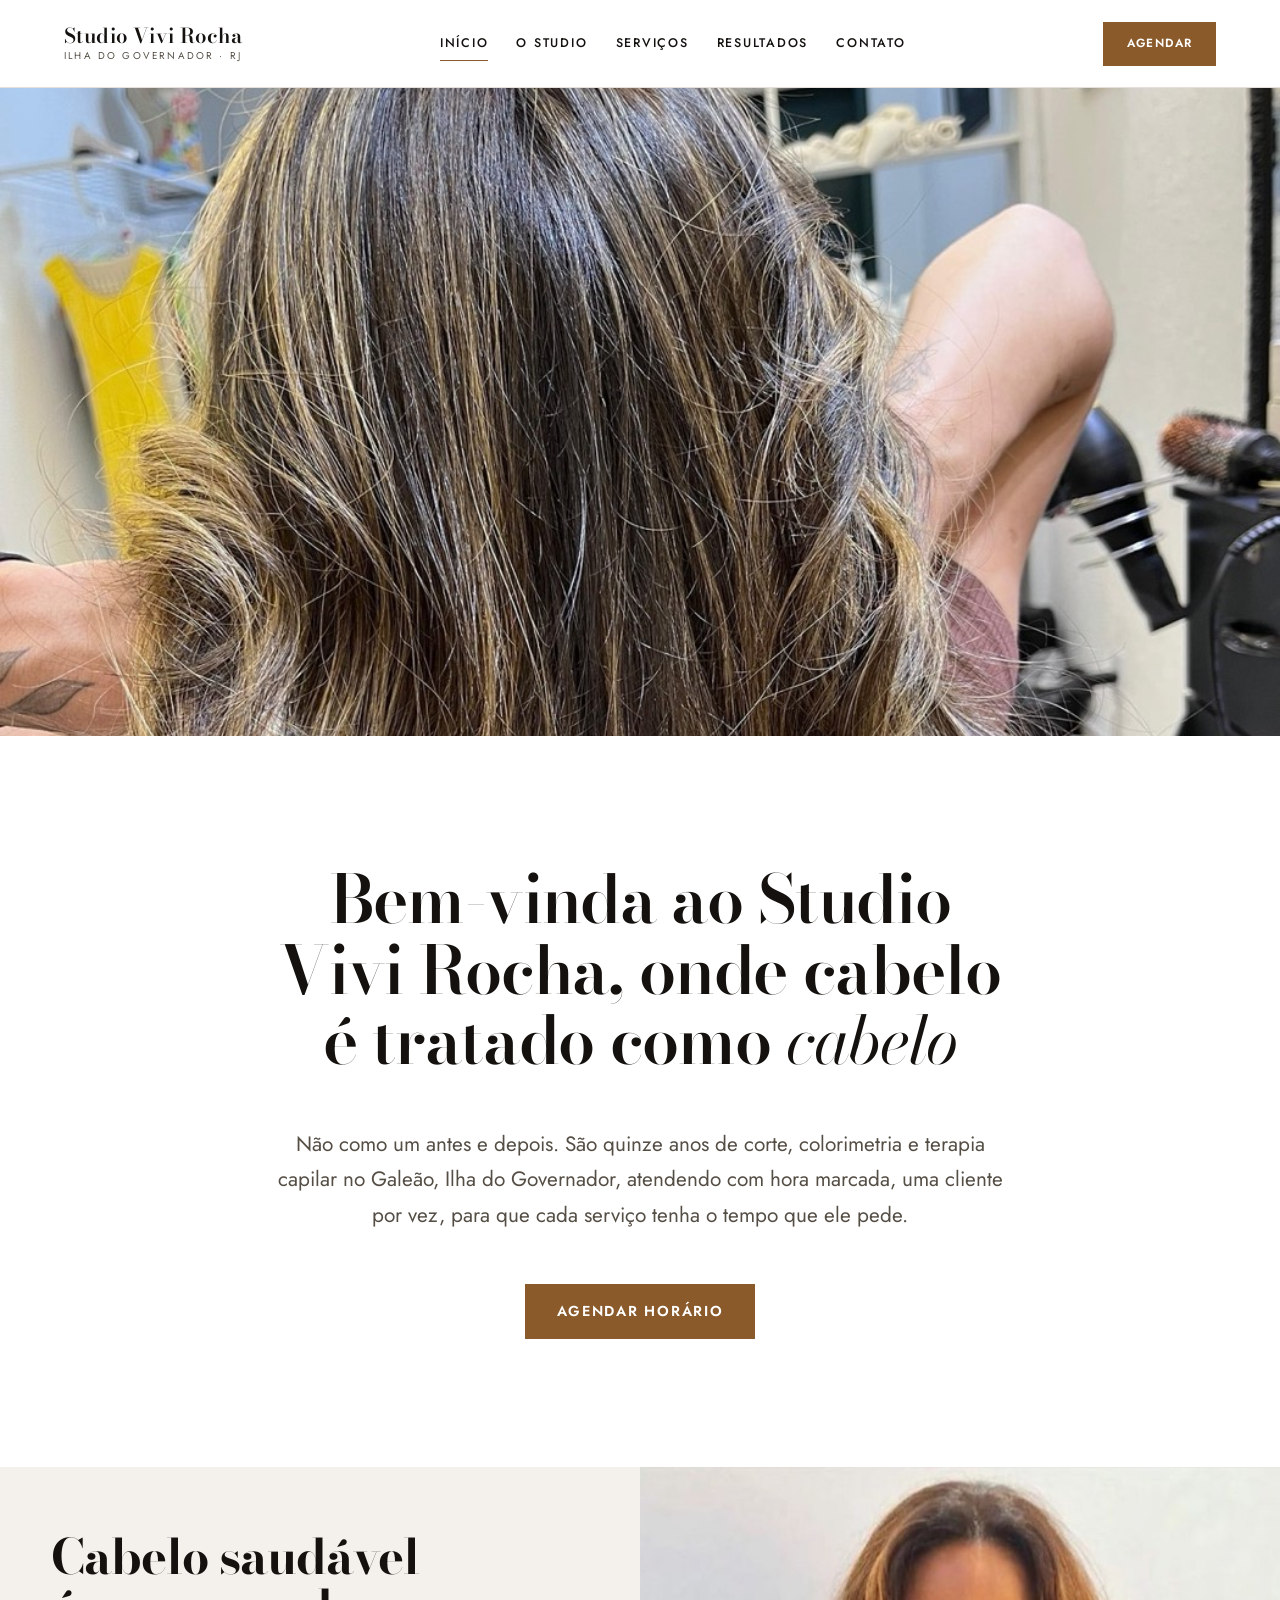
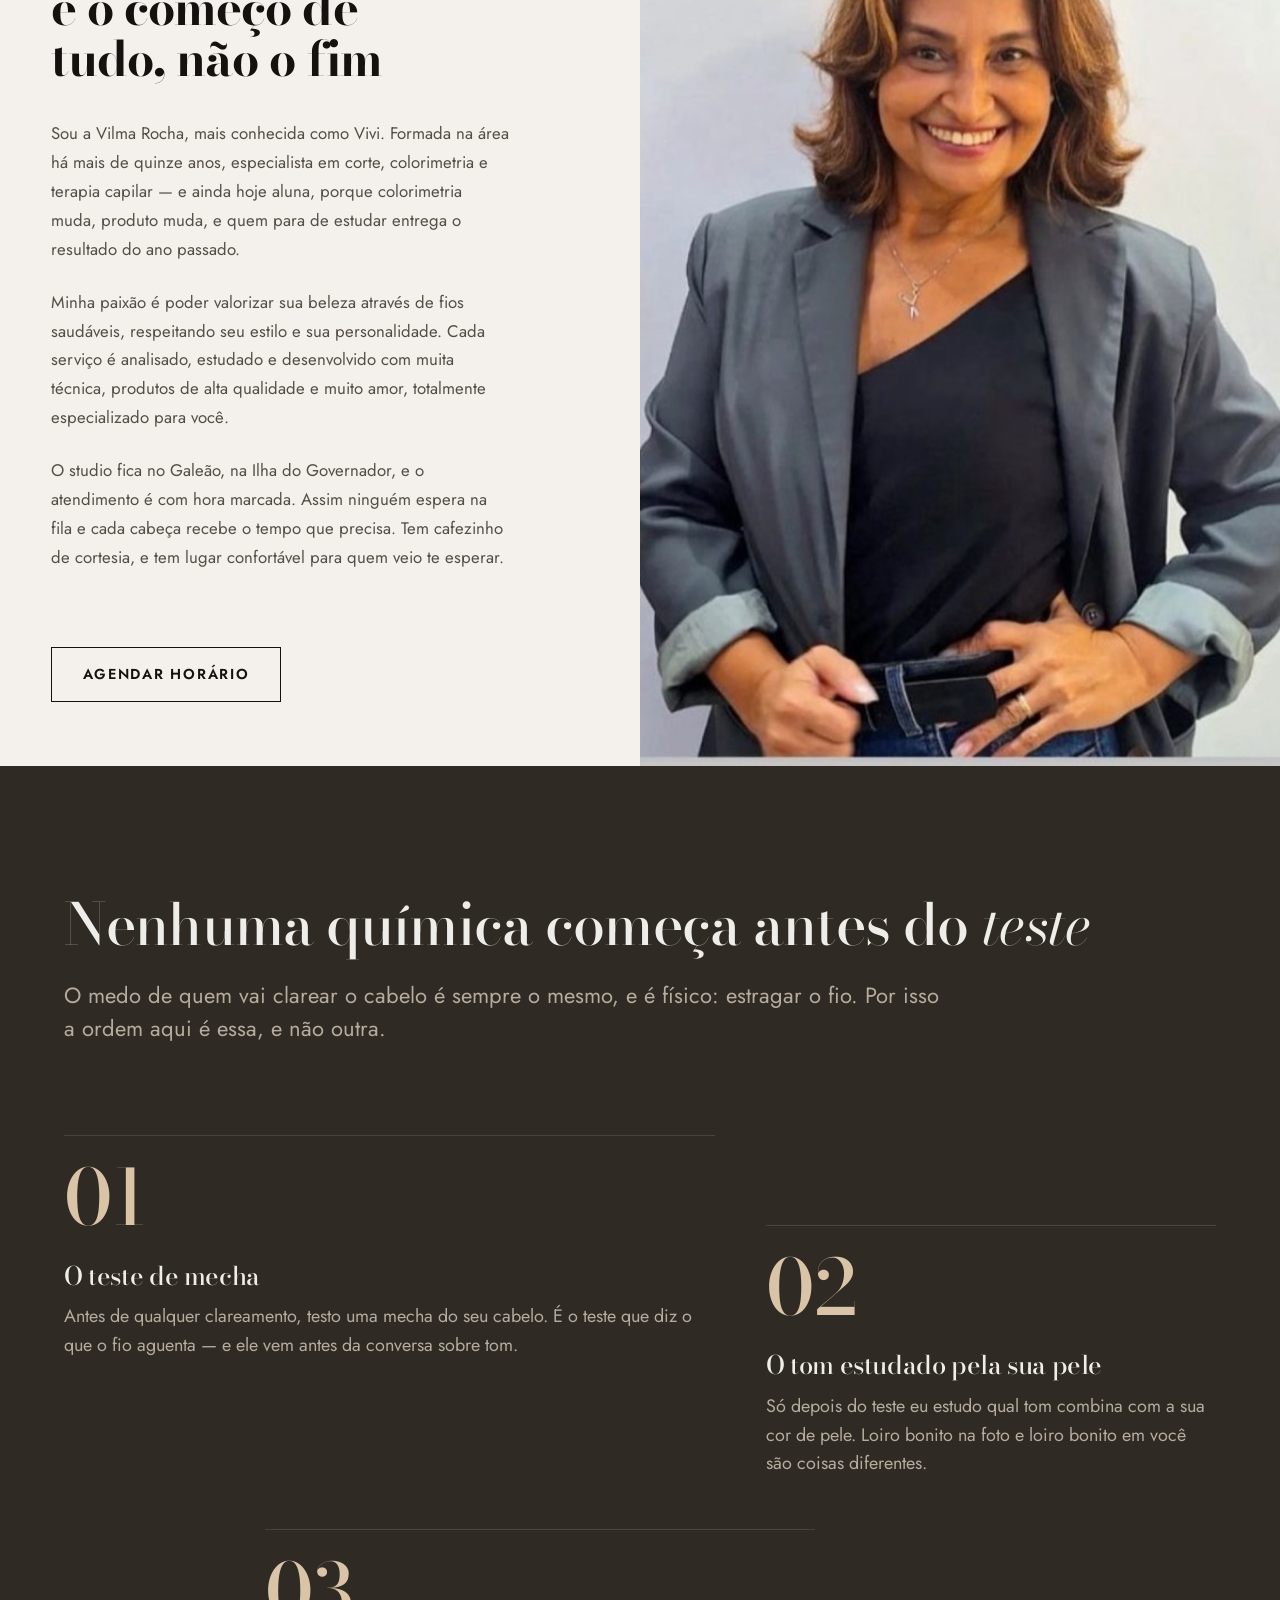
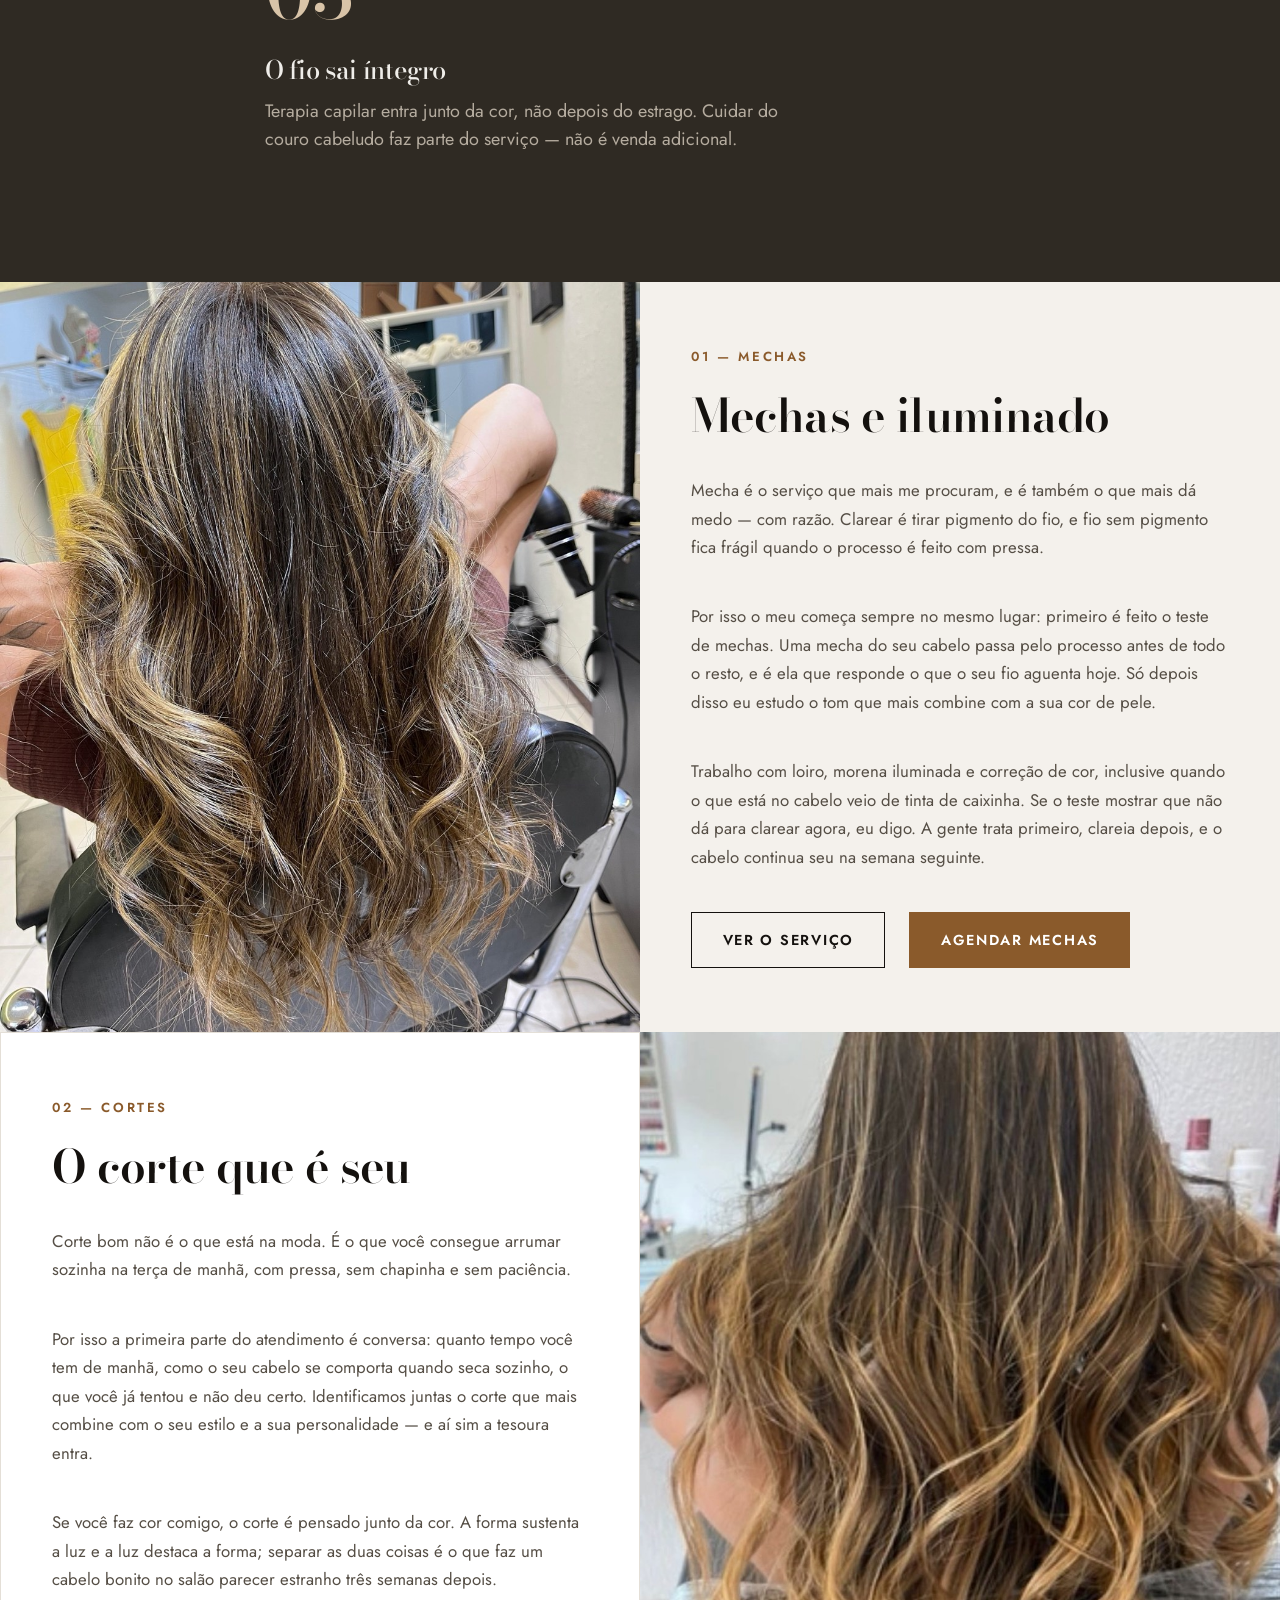
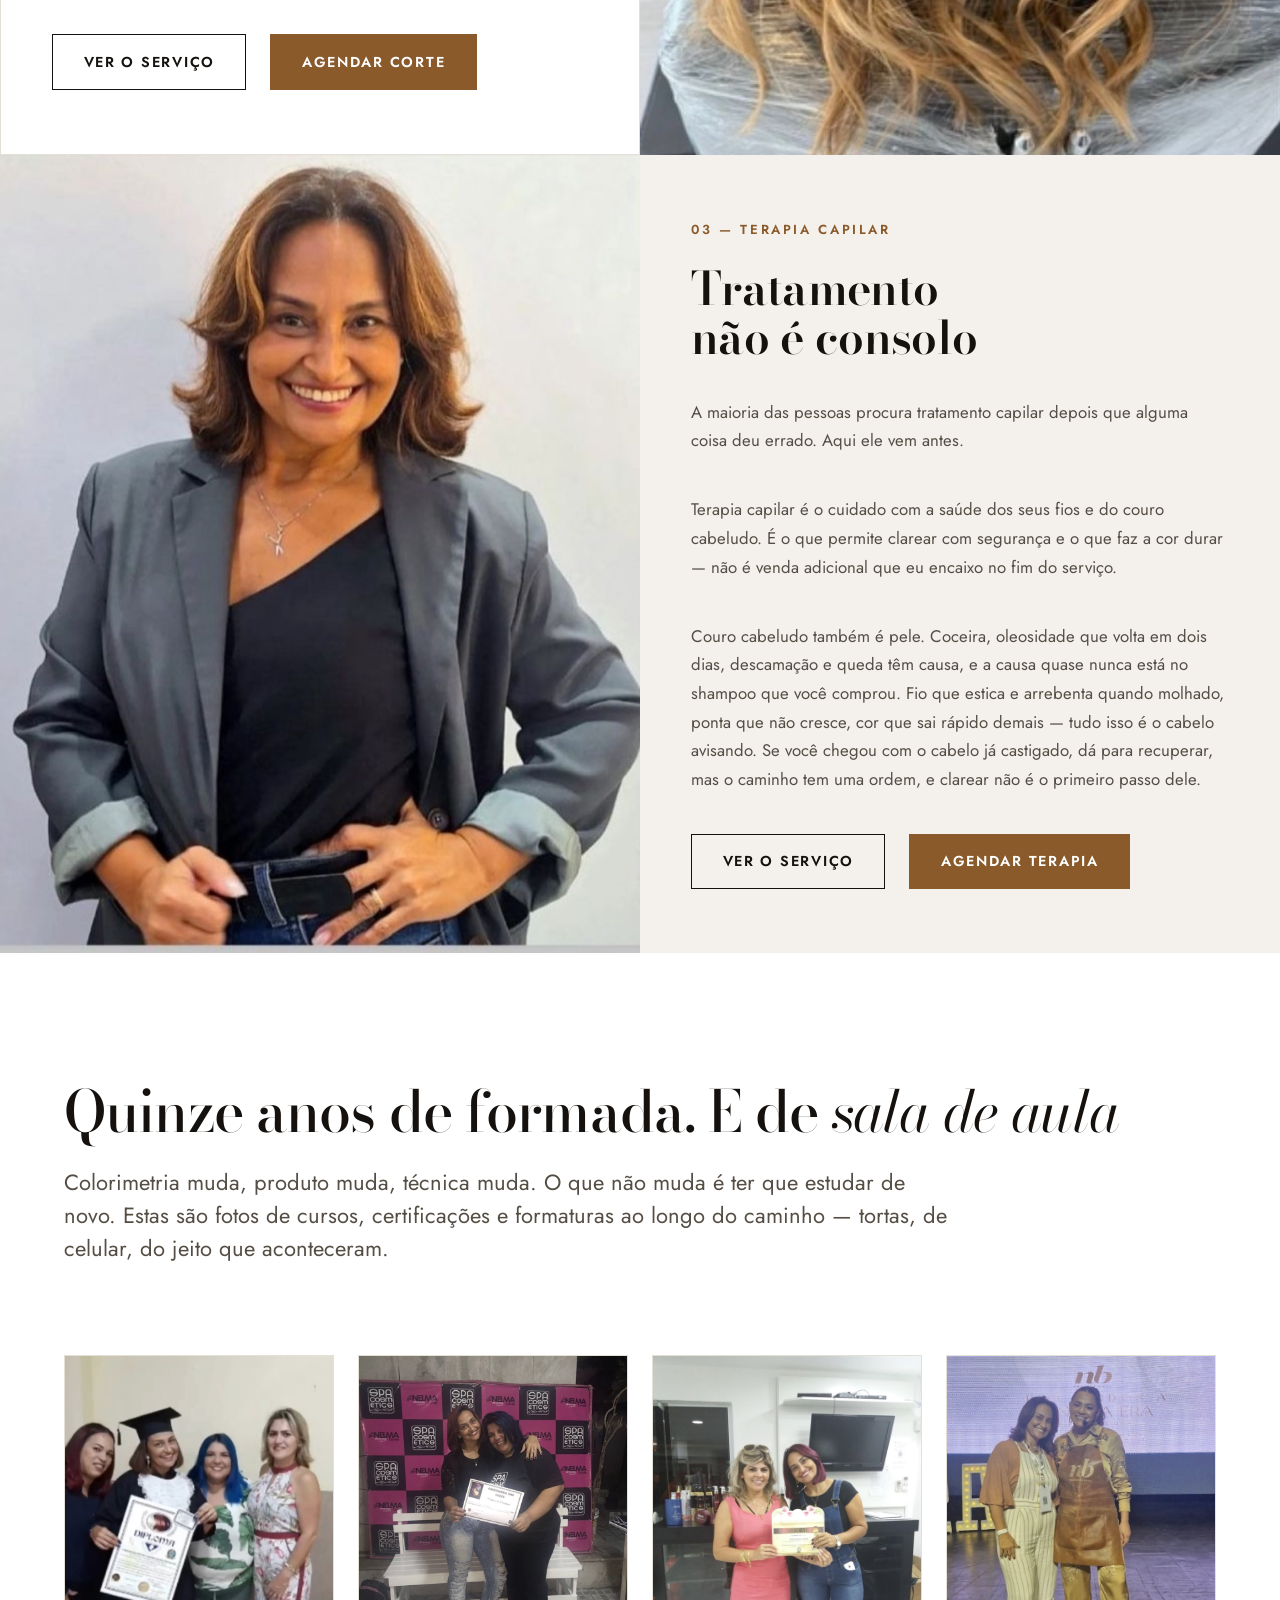
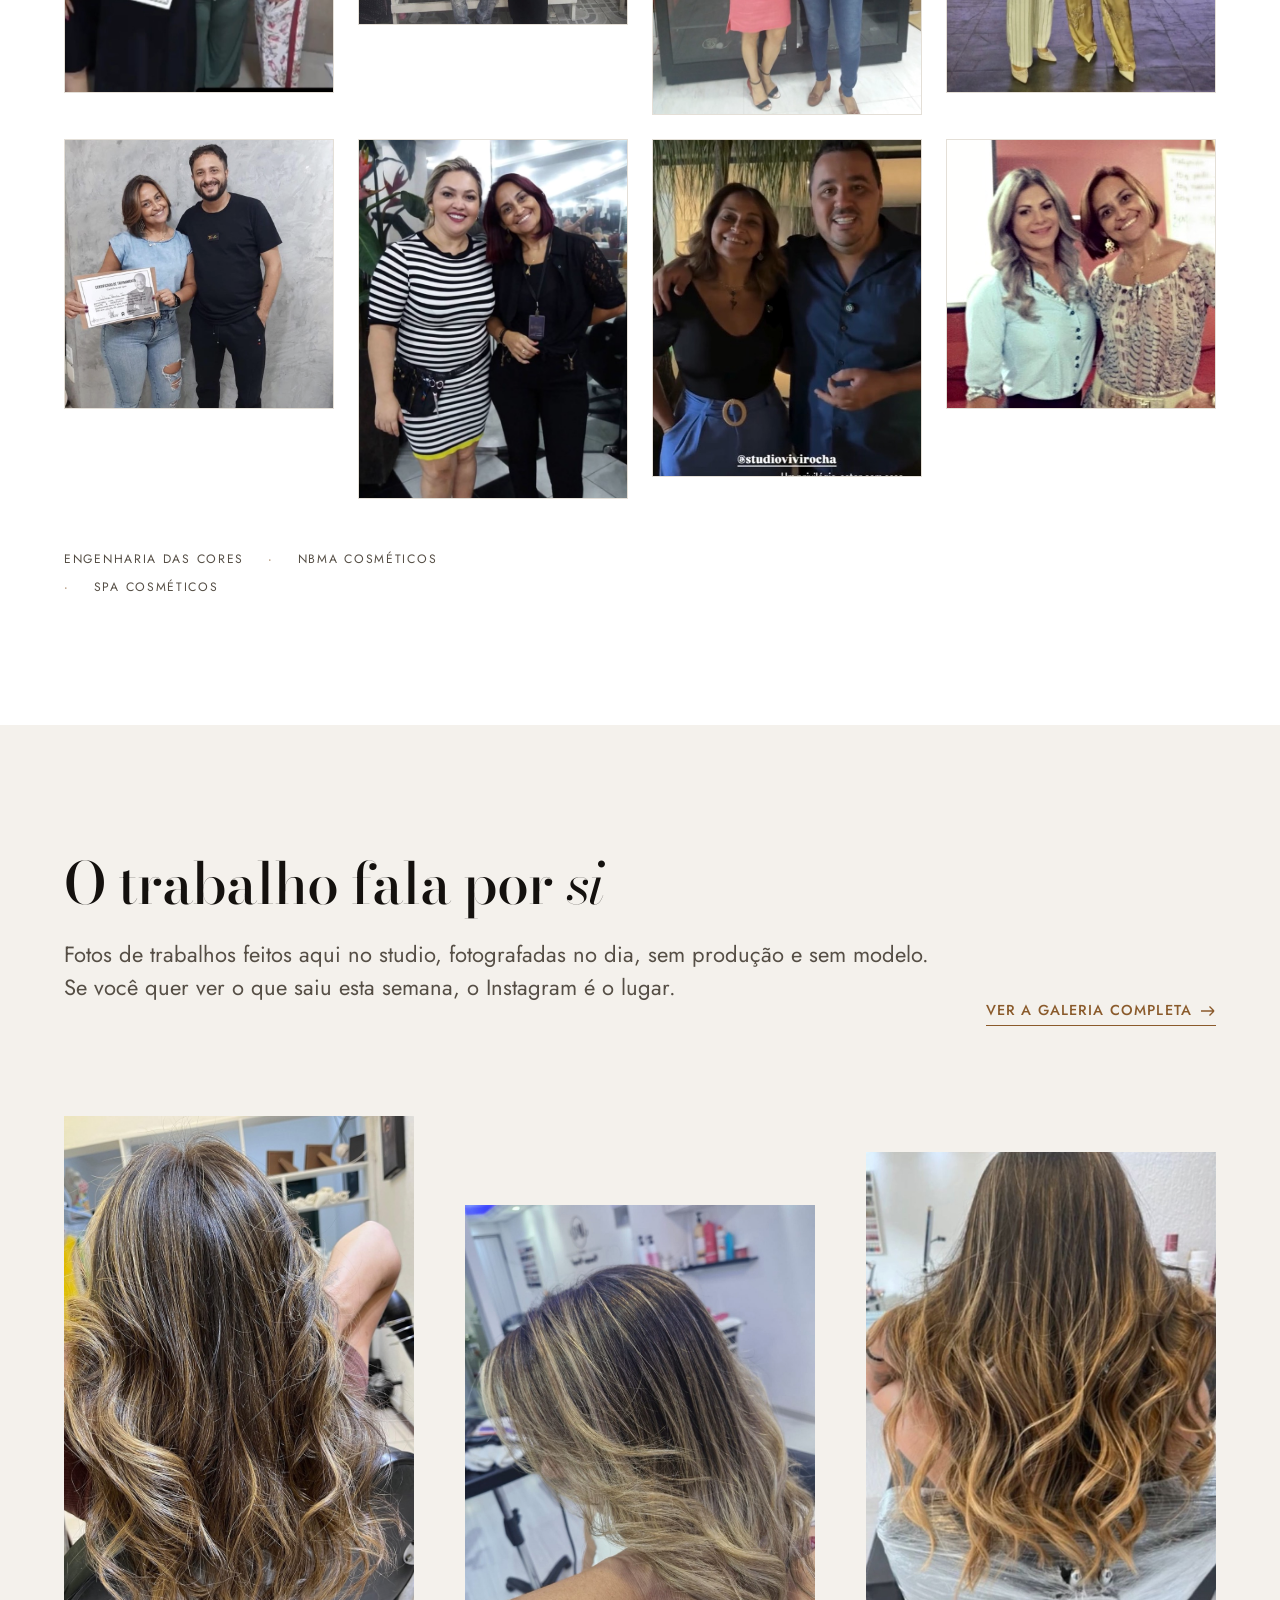
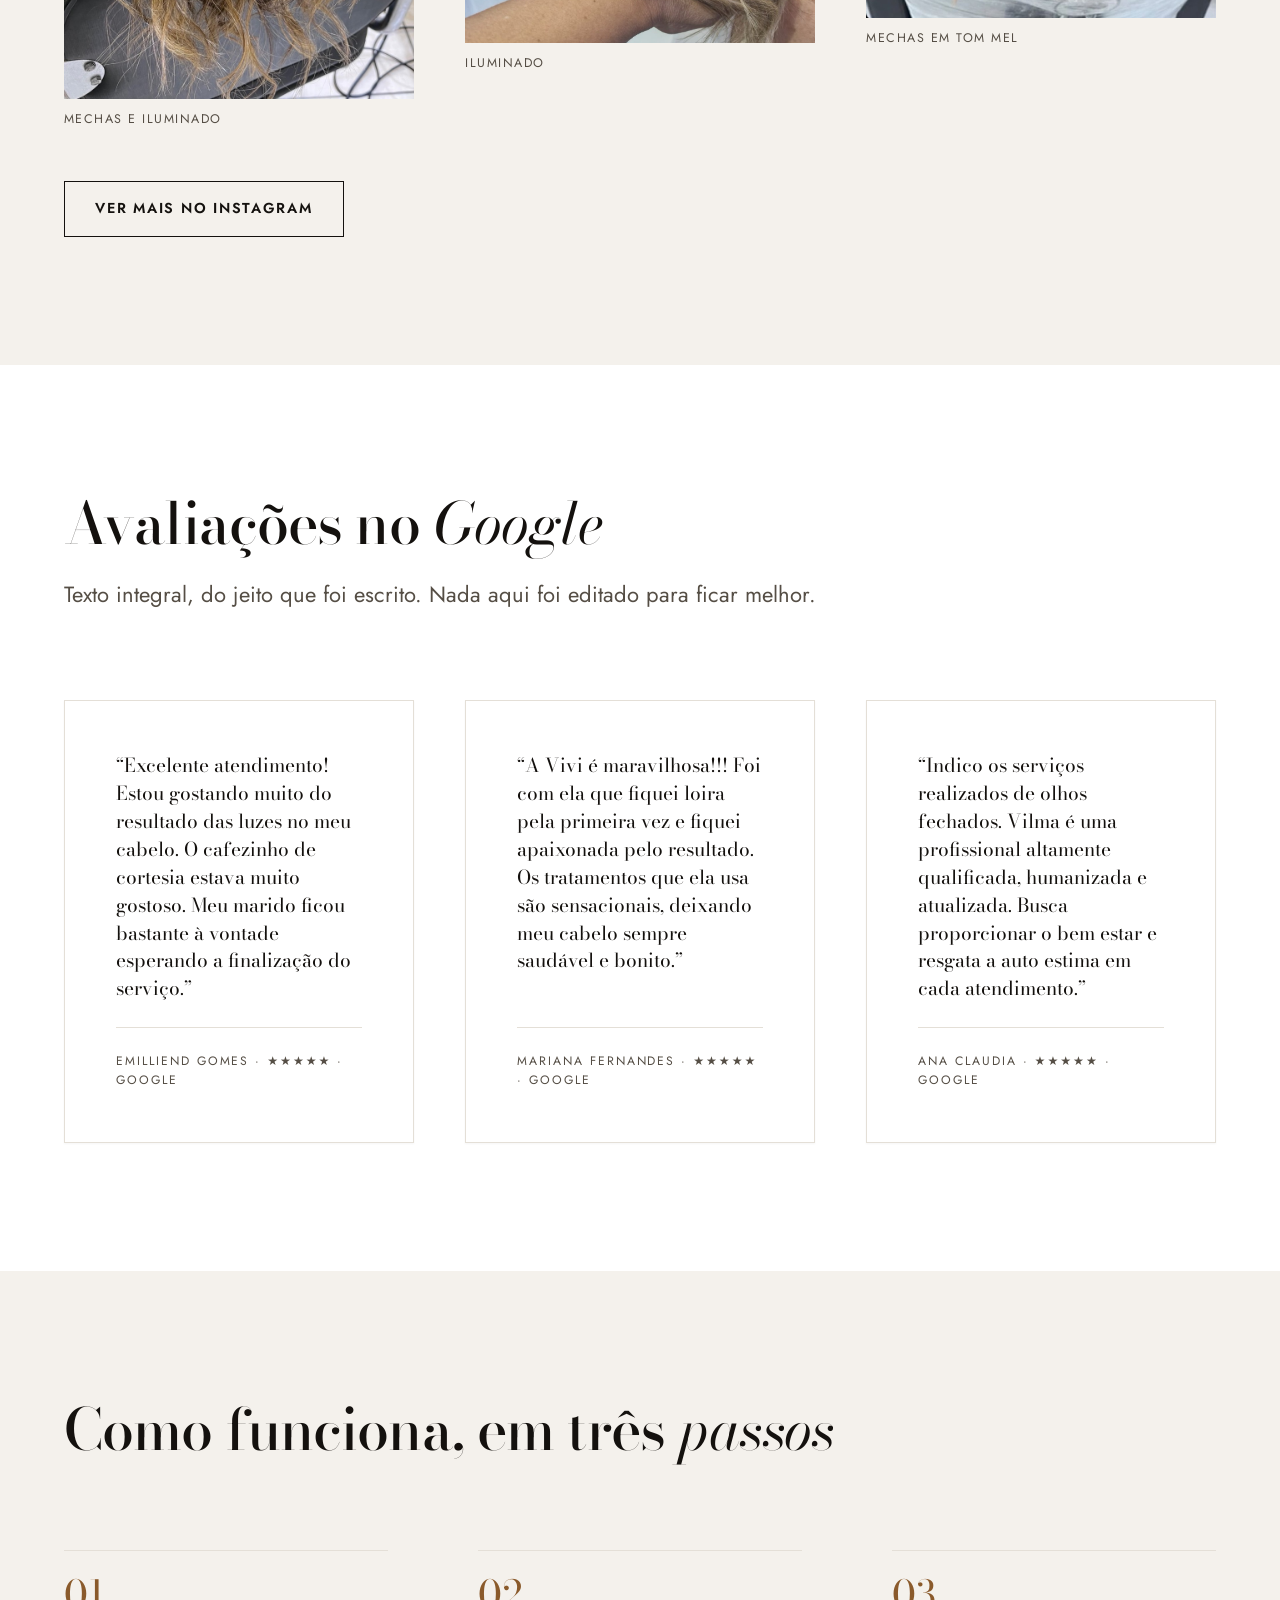
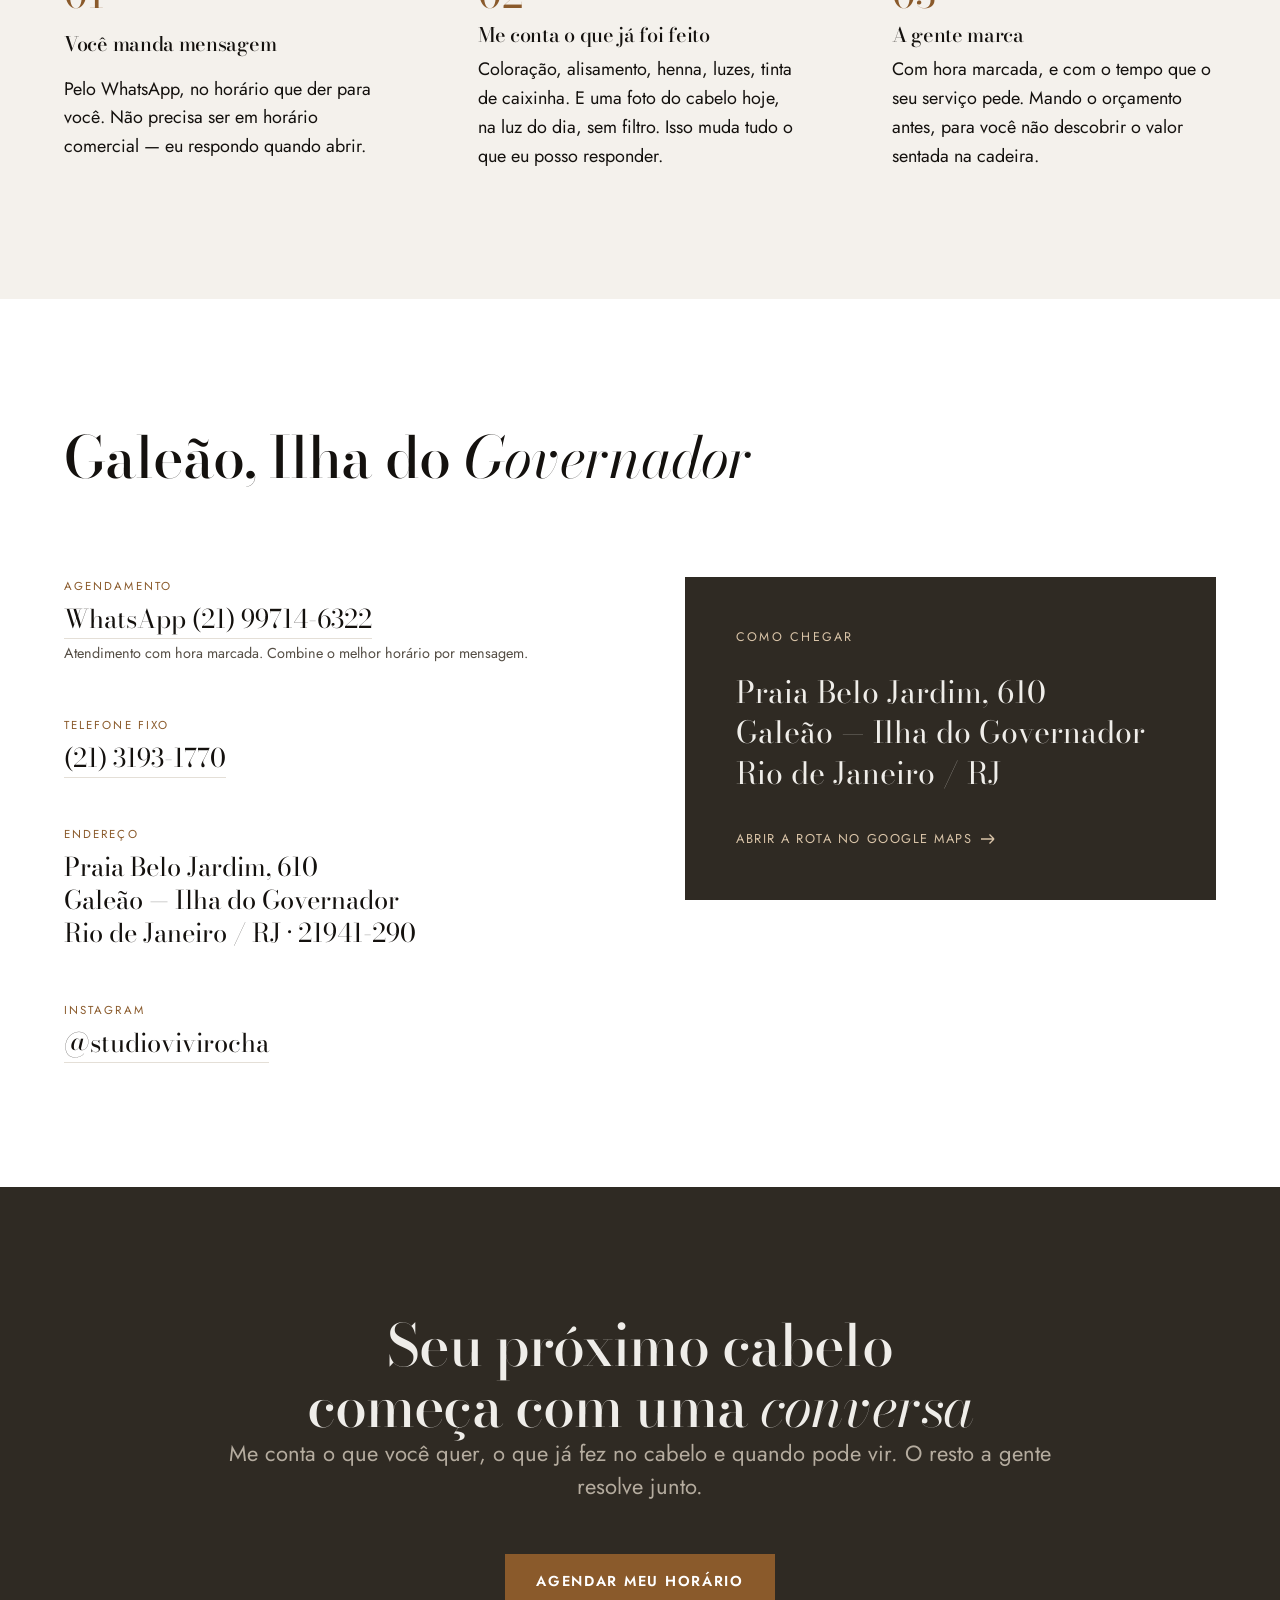
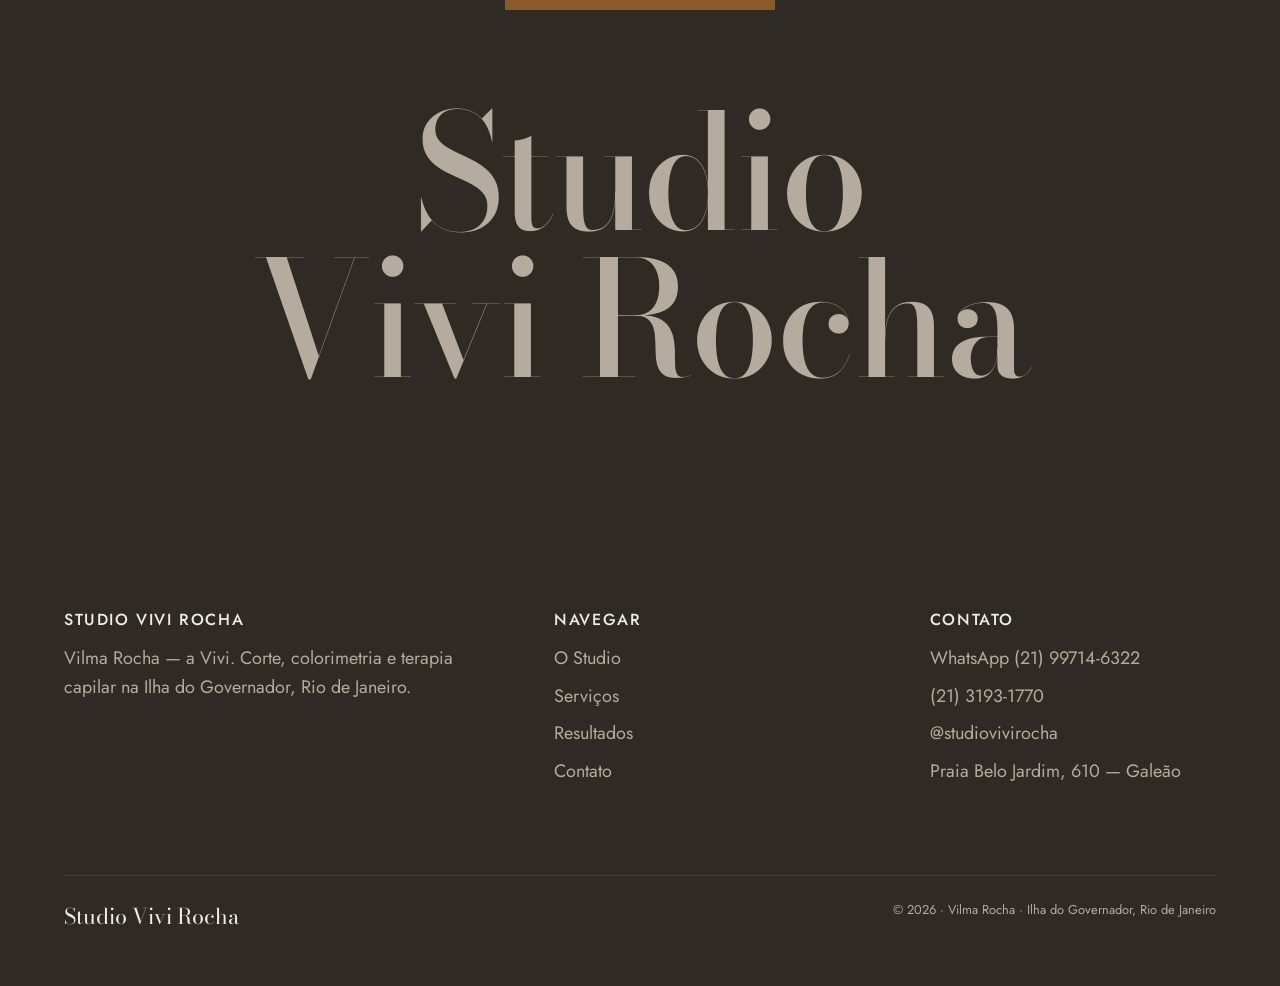
<file: index.html>
<!DOCTYPE html>
<html lang="pt-BR">
<head>
<meta charset="utf-8">
<meta name="viewport" content="width=device-width, initial-scale=1">
<meta name="robots" content="noindex, nofollow"><!-- PRÉVIA: remover quando o endereço for confirmado e o domínio final estiver de pé -->
<title>Studio Vivi Rocha — Cabeleireira na Ilha do Governador, Rio de Janeiro</title>
<meta name="description" content="Vilma Rocha, a Vivi: quinze anos em corte, colorimetria e terapia capilar no Galeão, Ilha do Governador. Nenhuma química começa antes do teste de mecha. Agende pelo WhatsApp.">
<link rel="canonical" href="https://studiovivirocha.com.br/">

<meta property="og:type" content="website">
<meta property="og:locale" content="pt_BR">
<meta property="og:site_name" content="Studio Vivi Rocha">
<meta property="og:title" content="Studio Vivi Rocha — Cabeleireira na Ilha do Governador">
<meta property="og:description" content="Quinze anos estudando cor, para acertar a sua. Corte, colorimetria e terapia capilar no Galeão.">
<meta property="og:url" content="https://studiovivirocha.com.br/">
<meta property="og:image" content="https://studiovivirocha.com.br/assets/img/trabalhos/b.jpg">
<meta name="twitter:card" content="summary_large_image">
<meta name="twitter:title" content="Studio Vivi Rocha — Cabeleireira na Ilha do Governador">
<meta name="twitter:description" content="Quinze anos estudando cor, para acertar a sua.">
<meta name="twitter:image" content="https://studiovivirocha.com.br/assets/img/trabalhos/b.jpg">
<meta name="theme-color" content="#EFEDE9">

<link rel="preconnect" href="https://fonts.googleapis.com">
<link rel="preconnect" href="https://fonts.gstatic.com" crossorigin>
<link rel="stylesheet" href="assets/css/style.css">

<script type="application/ld+json">
{
  "@context": "https://schema.org",
  "@type": "HairSalon",
  "name": "Studio Vivi Rocha",
  "alternateName": "Vilma Rocha Cabeleireira",
  "url": "https://studiovivirocha.com.br/",
  "image": "https://studiovivirocha.com.br/assets/img/trabalhos/b.jpg",
  "telephone": "+5521997146322",
  "priceRange": "$$",
  "address": {
    "@type": "PostalAddress",
    "streetAddress": "Praia Belo Jardim, 610",
    "addressLocality": "Galeão, Ilha do Governador",
    "addressRegion": "RJ",
    "postalCode": "21941-290",
    "addressCountry": "BR"
  },
  "areaServed": { "@type": "Place", "name": "Ilha do Governador, Rio de Janeiro" },
  "sameAs": [
    "https://www.instagram.com/studiovivirocha/",
    "https://www.facebook.com/vilmajardim03/"
  ],
  "founder": {
    "@type": "Person",
    "name": "Vilma Rocha",
    "alternateName": "Vivi Rocha",
    "jobTitle": "Cabeleireira",
    "knowsAbout": ["Colorimetria", "Mechas", "Corte de cabelo", "Terapia capilar"]
  },
  "makesOffer": [
    { "@type": "Offer", "itemOffered": { "@type": "Service", "name": "Mechas e iluminado" } },
    { "@type": "Offer", "itemOffered": { "@type": "Service", "name": "Cortes" } },
    { "@type": "Offer", "itemOffered": { "@type": "Service", "name": "Terapia capilar" } }
  ]
}
</script>
</head>
<body class="tem-hero">
<a class="pular-para-conteudo" href="#conteudo">Pular para o conteúdo</a>

<!-- ===== HEADER — transparente sobre o hero, sólido no scroll ===== -->
<header class="cabecalho" id="cabecalho">
  <div class="cabecalho__interno">
    <a class="marca" href="index.html">
      <span class="marca__nome">Studio Vivi Rocha</span>
      <span class="marca__local">Ilha do Governador · RJ</span>
    </a>
    <nav class="menu" aria-label="Principal">
      <a class="menu__link" href="index.html" aria-current="page">Início</a>
      <a class="menu__link" href="sobre.html">O Studio</a>
      <a class="menu__link" href="servicos.html">Serviços</a>
      <a class="menu__link" href="resultados.html">Resultados</a>
      <a class="menu__link" href="contato.html">Contato</a>
    </nav>
    <a class="btn btn--primario cabecalho__cta" href="https://wa.me/5521997146322?text=Oi%2C%20Vivi!%20Vim%20pelo%20site%20e%20quero%20agendar%20um%20hor%C3%A1rio." target="_blank" rel="noopener" data-agendar>Agendar</a>
    <button class="hamburguer" id="hamburguer" aria-expanded="false" aria-controls="painel" aria-label="Abrir menu">
      <span></span><span></span><span></span>
    </button>
  </div>
</header>

<div class="painel" id="painel" hidden>
  <nav class="painel__nav" aria-label="Menu">
    <a class="painel__link" href="index.html" aria-current="page">Início</a>
    <a class="painel__link" href="sobre.html">O Studio</a>
    <a class="painel__link" href="servicos.html">Serviços</a>
    <a class="painel__link" href="resultados.html">Resultados</a>
    <a class="painel__link" href="contato.html">Contato</a>
  </nav>
  <div class="painel__rodape">
    <p class="painel__contato">Praia Belo Jardim, 610 — Galeão<br>Ilha do Governador, Rio de Janeiro</p>
    <a class="btn btn--primario" href="https://wa.me/5521997146322?text=Oi%2C%20Vivi!%20Vim%20pelo%20site%20e%20quero%20agendar%20um%20hor%C3%A1rio." target="_blank" rel="noopener" data-agendar>Agendar pelo WhatsApp</a>
  </div>
</div>

<main id="conteudo">

  <!-- ===== 01 · HERO — só a foto, sem texto por cima ===== -->
  <section class="hero hero--limpo">
    <div class="hero__fundo">
      <img src="assets/img/trabalhos/a.jpg" alt="Mechas iluminadas feitas no Studio Vivi Rocha, no Galeão" width="1050" height="1400" fetchpriority="high" decoding="async">
    </div>
  </section>

  <!-- ===== 02 · BOAS-VINDAS ===== -->
  <section class="secao boas-vindas centro">
    <div class="container">
      <h1 class="rv">Bem-vinda ao Studio Vivi Rocha, onde cabelo é tratado como <em>cabelo</em></h1>
      <p class="rv rv-d1">Não como um antes e depois. São quinze anos de corte, colorimetria e terapia capilar no Galeão, Ilha do Governador, atendendo com hora marcada, uma cliente por vez, para que cada serviço tenha o tempo que ele pede.</p>
      <div class="acoes rv rv-d2">
        <a class="btn btn--primario" href="https://wa.me/5521997146322?text=Oi%2C%20Vivi!%20Vim%20pelo%20site%20e%20quero%20agendar%20um%20hor%C3%A1rio." target="_blank" rel="noopener" data-agendar>Agendar horário</a>
      </div>
    </div>
  </section>

  <!-- ===== 03 · DESTAQUE — painel de texto + foto sangrando ===== -->
  <section class="secao secao--sangria">
    <div class="destaque destaque--foto-dir">
      <div class="destaque__painel rv">
        <h2>Cabelo saudável é o começo de tudo, não o fim</h2>
        <p>Sou a Vilma Rocha, mais conhecida como Vivi. Formada na área há mais de quinze anos, especialista em corte, colorimetria e terapia capilar — e ainda hoje aluna, porque colorimetria muda, produto muda, e quem para de estudar entrega o resultado do ano passado.</p>
        <p>Minha paixão é poder valorizar sua beleza através de fios saudáveis, respeitando seu estilo e sua personalidade. Cada serviço é analisado, estudado e desenvolvido com muita técnica, produtos de alta qualidade e muito amor, totalmente especializado para você.</p>
        <p>O studio fica no Galeão, na Ilha do Governador, e o atendimento é com hora marcada. Assim ninguém espera na fila e cada cabeça recebe o tempo que precisa. Tem cafezinho de cortesia, e tem lugar confortável para quem veio te esperar.</p>
        <div class="acoes">
          <a class="btn btn--secundario" href="https://wa.me/5521997146322?text=Oi%2C%20Vivi!%20Vim%20pelo%20site%20e%20quero%20agendar%20um%20hor%C3%A1rio." target="_blank" rel="noopener" data-agendar>Agendar horário</a>
        </div>
      </div>
      <div class="destaque__foto rv rv-d1">
        <img src="assets/img/vivi/retrato.jpg" alt="Vilma Rocha, a Vivi, cabeleireira do Studio Vivi Rocha" width="800" height="767" loading="lazy" decoding="async">
      </div>
    </div>
  </section>

  <!-- ===== 04 · O MÉTODO ===== -->
  <section class="secao secao--dark" id="metodo">
    <div class="container">
      <div class="cabeca-secao">
        <h2 class="rv">Nenhuma química começa antes do <em>teste</em></h2>
        <p class="lead rv rv-d1">O medo de quem vai clarear o cabelo é sempre o mesmo, e é físico: estragar o fio. Por isso a ordem aqui é essa, e não outra.</p>
      </div>
      <div class="metodo">
        <div class="metodo__passo rv">
          <span class="metodo__n">01</span>
          <h3>O teste de mecha</h3>
          <p>Antes de qualquer clareamento, testo uma mecha do seu cabelo. É o teste que diz o que o fio aguenta — e ele vem antes da conversa sobre tom.</p>
        </div>
        <div class="metodo__passo rv rv-d1">
          <span class="metodo__n">02</span>
          <h3>O tom estudado pela sua pele</h3>
          <p>Só depois do teste eu estudo qual tom combina com a sua cor de pele. Loiro bonito na foto e loiro bonito em você são coisas diferentes.</p>
        </div>
        <div class="metodo__passo rv rv-d2">
          <span class="metodo__n">03</span>
          <h3>O fio sai íntegro</h3>
          <p>Terapia capilar entra junto da cor, não depois do estrago. Cuidar do couro cabeludo faz parte do serviço — não é venda adicional.</p>
        </div>
      </div>
    </div>
  </section>

  <!-- ===== 05 · MECHAS (foto à esquerda) ===== -->
  <section class="secao secao--sangria" id="servicos">
    <div class="servico servico--esq">
      <div class="servico__midia rv">
        <div class="moldura"><img src="assets/img/trabalhos/a.jpg" alt="Mechas loiras com raiz esfumada e pontas claras, feitas no studio" width="1050" height="1400" loading="lazy" decoding="async"></div>
      </div>
      <div class="servico__texto rv rv-d1">
        <span class="servico__n">01 — Mechas</span>
        <h2>Mechas e iluminado</h2>
        <p>Mecha é o serviço que mais me procuram, e é também o que mais dá medo — com razão. Clarear é tirar pigmento do fio, e fio sem pigmento fica frágil quando o processo é feito com pressa.</p>
        <p>Por isso o meu começa sempre no mesmo lugar: primeiro é feito o teste de mechas. Uma mecha do seu cabelo passa pelo processo antes de todo o resto, e é ela que responde o que o seu fio aguenta hoje. Só depois disso eu estudo o tom que mais combine com a sua cor de pele.</p>
        <p>Trabalho com loiro, morena iluminada e correção de cor, inclusive quando o que está no cabelo veio de tinta de caixinha. Se o teste mostrar que não dá para clarear agora, eu digo. A gente trata primeiro, clareia depois, e o cabelo continua seu na semana seguinte.</p>
        <div class="acoes">
          <a class="btn btn--secundario" href="servicos/mechas.html">Ver o serviço</a>
          <a class="btn btn--primario" href="https://wa.me/5521997146322?text=Oi%2C%20Vivi!%20Vim%20pela%20p%C3%A1gina%20de%20Mechas%20e%20quero%20agendar." target="_blank" rel="noopener" data-agendar>Agendar mechas</a>
        </div>
      </div>
    </div>
  </section>

  <!-- ===== 06 · CORTES (foto à direita) ===== -->
  <section class="secao secao--sangria">
    <div class="servico servico--dir servico--claro">
      <div class="servico__midia rv">
        <div class="moldura"><img src="assets/img/trabalhos/c.jpg" alt="Corte com movimento em cabelo ondulado e iluminado" width="1036" height="1400" loading="lazy" decoding="async"></div>
      </div>
      <div class="servico__texto rv rv-d1">
        <span class="servico__n">02 — Cortes</span>
        <h2>O corte que é seu</h2>
        <p>Corte bom não é o que está na moda. É o que você consegue arrumar sozinha na terça de manhã, com pressa, sem chapinha e sem paciência.</p>
        <p>Por isso a primeira parte do atendimento é conversa: quanto tempo você tem de manhã, como o seu cabelo se comporta quando seca sozinho, o que você já tentou e não deu certo. Identificamos juntas o corte que mais combine com o seu estilo e a sua personalidade — e aí sim a tesoura entra.</p>
        <p>Se você faz cor comigo, o corte é pensado junto da cor. A forma sustenta a luz e a luz destaca a forma; separar as duas coisas é o que faz um cabelo bonito no salão parecer estranho três semanas depois.</p>
        <div class="acoes">
          <a class="btn btn--secundario" href="servicos/cortes.html">Ver o serviço</a>
          <a class="btn btn--primario" href="https://wa.me/5521997146322?text=Oi%2C%20Vivi!%20Vim%20pela%20p%C3%A1gina%20de%20Cortes%20e%20quero%20agendar." target="_blank" rel="noopener" data-agendar>Agendar corte</a>
        </div>
      </div>
    </div>
  </section>

  <!-- ===== 07 · TERAPIA CAPILAR (foto à esquerda) ===== -->
  <section class="secao secao--sangria">
    <div class="servico servico--esq">
      <div class="servico__midia rv">
        <div class="moldura"><img src="assets/img/vivi/retrato-alt.jpg" alt="Vilma Rocha, a Vivi, responsável pelos atendimentos do studio" width="829" height="795" loading="lazy" decoding="async"></div>
      </div>
      <div class="servico__texto rv rv-d1">
        <span class="servico__n">03 — Terapia capilar</span>
        <h2>Tratamento não é consolo</h2>
        <p>A maioria das pessoas procura tratamento capilar depois que alguma coisa deu errado. Aqui ele vem antes.</p>
        <p>Terapia capilar é o cuidado com a saúde dos seus fios e do couro cabeludo. É o que permite clarear com segurança e o que faz a cor durar — não é venda adicional que eu encaixo no fim do serviço.</p>
        <p>Couro cabeludo também é pele. Coceira, oleosidade que volta em dois dias, descamação e queda têm causa, e a causa quase nunca está no shampoo que você comprou. Fio que estica e arrebenta quando molhado, ponta que não cresce, cor que sai rápido demais — tudo isso é o cabelo avisando. Se você chegou com o cabelo já castigado, dá para recuperar, mas o caminho tem uma ordem, e clarear não é o primeiro passo dele.</p>
        <div class="acoes">
          <a class="btn btn--secundario" href="servicos/terapia-capilar.html">Ver o serviço</a>
          <a class="btn btn--primario" href="https://wa.me/5521997146322?text=Oi%2C%20Vivi!%20Vim%20pela%20p%C3%A1gina%20de%20Terapia%20Capilar%20e%20quero%20agendar." target="_blank" rel="noopener" data-agendar>Agendar terapia</a>
        </div>
      </div>
    </div>
  </section>

  <!-- ===== 08 · FORMAÇÃO ===== -->
  <section class="secao" id="formacao">
    <div class="container">
      <div class="cabeca-secao">
        <h2 class="rv">Quinze anos de formada. E de <em>sala de aula</em></h2>
        <p class="lead rv rv-d1">Colorimetria muda, produto muda, técnica muda. O que não muda é ter que estudar de novo. Estas são fotos de cursos, certificações e formaturas ao longo do caminho — tortas, de celular, do jeito que aconteceram.</p>
      </div>
      <div class="parede rv">
        <figure><div class="moldura"><img src="assets/img/cursos/formatura.jpg" alt="Vivi Rocha em cerimônia de formatura com beca e diploma" width="828" height="825" loading="lazy" decoding="async"></div></figure>
        <figure><div class="moldura"><img src="assets/img/cursos/nbma.jpg" alt="Vivi Rocha recebendo certificado em curso de cosméticos" width="960" height="960" loading="lazy" decoding="async"></div></figure>
        <figure><div class="moldura"><img src="assets/img/cursos/certificado.jpg" alt="Vivi Rocha com certificado de curso, no salão" width="1200" height="1600" loading="lazy" decoding="async"></div></figure>
        <figure><div class="moldura"><img src="assets/img/cursos/evento-nb.jpg" alt="Vivi Rocha em evento de formação profissional" width="828" height="865" loading="lazy" decoding="async"></div></figure>
        <figure><div class="moldura"><img src="assets/img/cursos/diploma.jpg" alt="Vivi Rocha com diploma de curso técnico" width="828" height="843" loading="lazy" decoding="async"></div></figure>
        <figure><div class="moldura"><img src="assets/img/cursos/bastidor.jpg" alt="Vivi Rocha nos bastidores de um curso de cabelo" width="881" height="960" loading="lazy" decoding="async"></div></figure>
        <figure><div class="moldura"><img src="assets/img/cursos/encontro.jpg" alt="Vivi Rocha em encontro de profissionais da beleza" width="828" height="1488" loading="lazy" decoding="async"></div></figure>
        <figure><div class="moldura"><img src="assets/img/cursos/turma.jpg" alt="Vivi Rocha com colegas de turma em curso de colorimetria" width="666" height="1184" loading="lazy" decoding="async"></div></figure>
      </div>
      <p class="selos rv"><span>Engenharia das Cores</span><span>NBMA Cosméticos</span><span>SPA Cosméticos</span></p>
    </div>
  </section>

  <!-- ===== 09 · RESULTADOS ===== -->
  <section class="secao secao--alt" id="resultados">
    <div class="container">
      <div class="cabeca-secao cabeca-secao--com-acao">
        <h2 class="rv">O trabalho fala por <em>si</em></h2>
        <p class="lead rv rv-d1">Fotos de trabalhos feitos aqui no studio, fotografadas no dia, sem produção e sem modelo. Se você quer ver o que saiu esta semana, o Instagram é o lugar.</p>
        <div class="cabeca-secao__acao rv rv-d1">
          <a class="link-seta" href="resultados.html">Ver a galeria completa
            <svg width="16" height="12" viewBox="0 0 16 12" fill="none" aria-hidden="true"><path d="M1 6h13m0 0L9.5 1.5M14 6l-4.5 4.5" stroke="currentColor" stroke-width="1.4"/></svg>
          </a>
        </div>
      </div>
      <div class="galeria galeria--tres rv">
        <figure><div class="moldura"><img src="assets/img/trabalhos/a.jpg" alt="Mechas iluminadas com raiz esfumada e pontas claras" width="1050" height="1400" loading="lazy" decoding="async"></div><figcaption>Mechas e iluminado</figcaption></figure>
        <figure><div class="moldura"><img src="assets/img/trabalhos/b.jpg" alt="Cabelo com transição suave do castanho para o loiro" width="1050" height="1400" loading="lazy" decoding="async"></div><figcaption>Iluminado</figcaption></figure>
        <figure><div class="moldura"><img src="assets/img/trabalhos/c.jpg" alt="Ondulado com mechas em tom mel" width="1036" height="1400" loading="lazy" decoding="async"></div><figcaption>Mechas em tom mel</figcaption></figure>
      </div>
      <div class="acoes rv" style="margin-top: var(--space-md)">
        <a class="btn btn--secundario" href="https://www.instagram.com/studiovivirocha/" target="_blank" rel="noopener">Ver mais no Instagram</a>
      </div>
    </div>
  </section>

  <!-- ===== 10 · AVALIAÇÕES ===== -->
  <section class="secao" id="avaliacoes">
    <div class="container">
      <div class="cabeca-secao">
        <h2 class="rv">Avaliações no <em>Google</em></h2>
        <p class="lead rv rv-d1">Texto integral, do jeito que foi escrito. Nada aqui foi editado para ficar melhor.</p>
      </div>
      <div class="depoimentos">
        <article class="depoimento rv">
          <p class="depoimento__texto">“Excelente atendimento! Estou gostando muito do resultado das luzes no meu cabelo. O cafezinho de cortesia estava muito gostoso. Meu marido ficou bastante à vontade esperando a finalização do serviço.”</p>
          <p class="depoimento__autor">Emilliend Gomes · ★★★★★ · Google</p>
        </article>
        <article class="depoimento rv rv-d1">
          <p class="depoimento__texto">“A Vivi é maravilhosa!!! Foi com ela que fiquei loira pela primeira vez e fiquei apaixonada pelo resultado. Os tratamentos que ela usa são sensacionais, deixando meu cabelo sempre saudável e bonito.”</p>
          <p class="depoimento__autor">Mariana Fernandes · ★★★★★ · Google</p>
        </article>
        <article class="depoimento rv rv-d2">
          <p class="depoimento__texto">“Indico os serviços realizados de olhos fechados. Vilma é uma profissional altamente qualificada, humanizada e atualizada. Busca proporcionar o bem estar e resgata a auto estima em cada atendimento.”</p>
          <p class="depoimento__autor">Ana Claudia · ★★★★★ · Google</p>
        </article>
      </div>
    </div>
  </section>

  <!-- ===== 11 · AGENDAMENTO ===== -->
  <section class="secao secao--alt">
    <div class="container">
      <div class="cabeca-secao">
        <h2 class="rv">Como funciona, em três <em>passos</em></h2>
      </div>
      <div class="agenda">
        <div class="agenda__item rv">
          <span class="agenda__n">01</span>
          <h3>Você manda mensagem</h3>
          <p>Pelo WhatsApp, no horário que der para você. Não precisa ser em horário comercial — eu respondo quando abrir.</p>
        </div>
        <div class="agenda__item rv rv-d1">
          <span class="agenda__n">02</span>
          <h3>Me conta o que já foi feito</h3>
          <p>Coloração, alisamento, henna, luzes, tinta de caixinha. E uma foto do cabelo hoje, na luz do dia, sem filtro. Isso muda tudo o que eu posso responder.</p>
        </div>
        <div class="agenda__item rv rv-d2">
          <span class="agenda__n">03</span>
          <h3>A gente marca</h3>
          <p>Com hora marcada, e com o tempo que o seu serviço pede. Mando o orçamento antes, para você não descobrir o valor sentada na cadeira.</p>
        </div>
      </div>
    </div>
  </section>

  <!-- ===== 12 · ONDE FICA ===== -->
  <section class="secao" id="contato">
    <div class="container">
      <div class="cabeca-secao">
        <h2 class="rv">Galeão, Ilha do <em>Governador</em></h2>
      </div>
      <div class="contato">
        <div class="contato__blocos rv">
          <div class="contato__bloco">
            <span class="contato__rot">Agendamento</span>
            <span class="contato__val"><a href="https://wa.me/5521997146322?text=Oi%2C%20Vivi!%20Vim%20pelo%20site%20e%20quero%20agendar%20um%20hor%C3%A1rio." target="_blank" rel="noopener" data-agendar>WhatsApp (21) 99714-6322</a></span>
            <span class="contato__obs">Atendimento com hora marcada. Combine o melhor horário por mensagem.</span>
          </div>
          <div class="contato__bloco">
            <span class="contato__rot">Telefone fixo</span>
            <span class="contato__val"><a href="tel:+552131931770">(21) 3193-1770</a></span>
          </div>
          <div class="contato__bloco">
            <span class="contato__rot">Endereço</span>
            <span class="contato__val">Praia Belo Jardim, 610<br>Galeão — Ilha do Governador<br>Rio de Janeiro / RJ · 21941-290</span>
          </div>
          <div class="contato__bloco">
            <span class="contato__rot">Instagram</span>
            <span class="contato__val"><a href="https://www.instagram.com/studiovivirocha/" target="_blank" rel="noopener">@studiovivirocha</a></span>
          </div>
        </div>
        <div class="rv rv-d1">
          <a class="cartao-local" href="https://www.google.com/maps/search/?api=1&amp;query=Praia+Belo+Jardim+610+Galeao+Ilha+do+Governador+Rio+de+Janeiro" target="_blank" rel="noopener">
            <span class="cartao-local__rot">Como chegar</span>
            <span class="cartao-local__end">Praia Belo Jardim, 610<br>Galeão — Ilha do Governador<br>Rio de Janeiro / RJ</span>
            <span class="cartao-local__cta">Abrir a rota no Google Maps
              <svg width="16" height="12" viewBox="0 0 16 12" fill="none" aria-hidden="true"><path d="M1 6h13m0 0L9.5 1.5M14 6l-4.5 4.5" stroke="currentColor" stroke-width="1.4"/></svg>
            </span>
          </a>
        </div>
      </div>
    </div>
  </section>

  <!-- ===== 13 · FECHAMENTO ===== -->
  <section class="secao secao--dark fechamento">
    <div class="container">
      <h2 class="rv">Seu próximo cabelo começa com uma <em>conversa</em></h2>
      <p class="lead rv rv-d1" style="margin-inline:auto">Me conta o que você quer, o que já fez no cabelo e quando pode vir. O resto a gente resolve junto.</p>
      <div class="acoes rv rv-d2" style="margin-top:var(--space-md)">
        <a class="btn btn--primario" href="https://wa.me/5521997146322?text=Oi%2C%20Vivi!%20Vim%20pelo%20site%20e%20quero%20agendar%20um%20hor%C3%A1rio." target="_blank" rel="noopener" data-agendar>Agendar meu horário</a>
      </div>
      <p class="wordmark rv rv-d3">Studio Vivi Rocha</p>
    </div>
  </section>
</main>

<footer class="rodape">
  <div class="container">
    <div class="rodape__grade">
      <div>
        <h3>Studio Vivi Rocha</h3>
        <p>Vilma Rocha — a Vivi. Corte, colorimetria e terapia capilar na Ilha do Governador, Rio de Janeiro.</p>
      </div>
      <div>
        <h3>Navegar</h3>
        <ul>
          <li><a href="sobre.html">O Studio</a></li>
          <li><a href="servicos.html">Serviços</a></li>
          <li><a href="resultados.html">Resultados</a></li>
          <li><a href="contato.html">Contato</a></li>
        </ul>
      </div>
      <div>
        <h3>Contato</h3>
        <ul>
          <li><a href="https://wa.me/5521997146322" target="_blank" rel="noopener">WhatsApp (21) 99714-6322</a></li>
          <li><a href="tel:+552131931770">(21) 3193-1770</a></li>
          <li><a href="https://www.instagram.com/studiovivirocha/" target="_blank" rel="noopener">@studiovivirocha</a></li>
          <li>Praia Belo Jardim, 610 — Galeão</li>
        </ul>
      </div>
    </div>
    <div class="rodape__base">
      <span class="rodape__marca">Studio Vivi Rocha</span>
      <span>© 2026 · Vilma Rocha · Ilha do Governador, Rio de Janeiro</span>
    </div>
  </div>
</footer>

<!-- Barra de ação mobile — a função do botão flutuante, sem o círculo verde -->
<div class="barra-acao" id="barra-acao">
  <div class="barra-acao__texto">
    <span class="barra-acao__titulo">Studio Vivi Rocha</span>
    <span class="barra-acao__linha">Hora marcada · Galeão</span>
  </div>
  <a class="btn btn--primario" href="https://wa.me/5521997146322?text=Oi%2C%20Vivi!%20Vim%20pelo%20site%20e%20quero%20agendar%20um%20hor%C3%A1rio." target="_blank" rel="noopener" data-agendar>Agendar</a>
</div>

<script src="assets/js/main.js" defer></script>
</body>
</html>
</file>
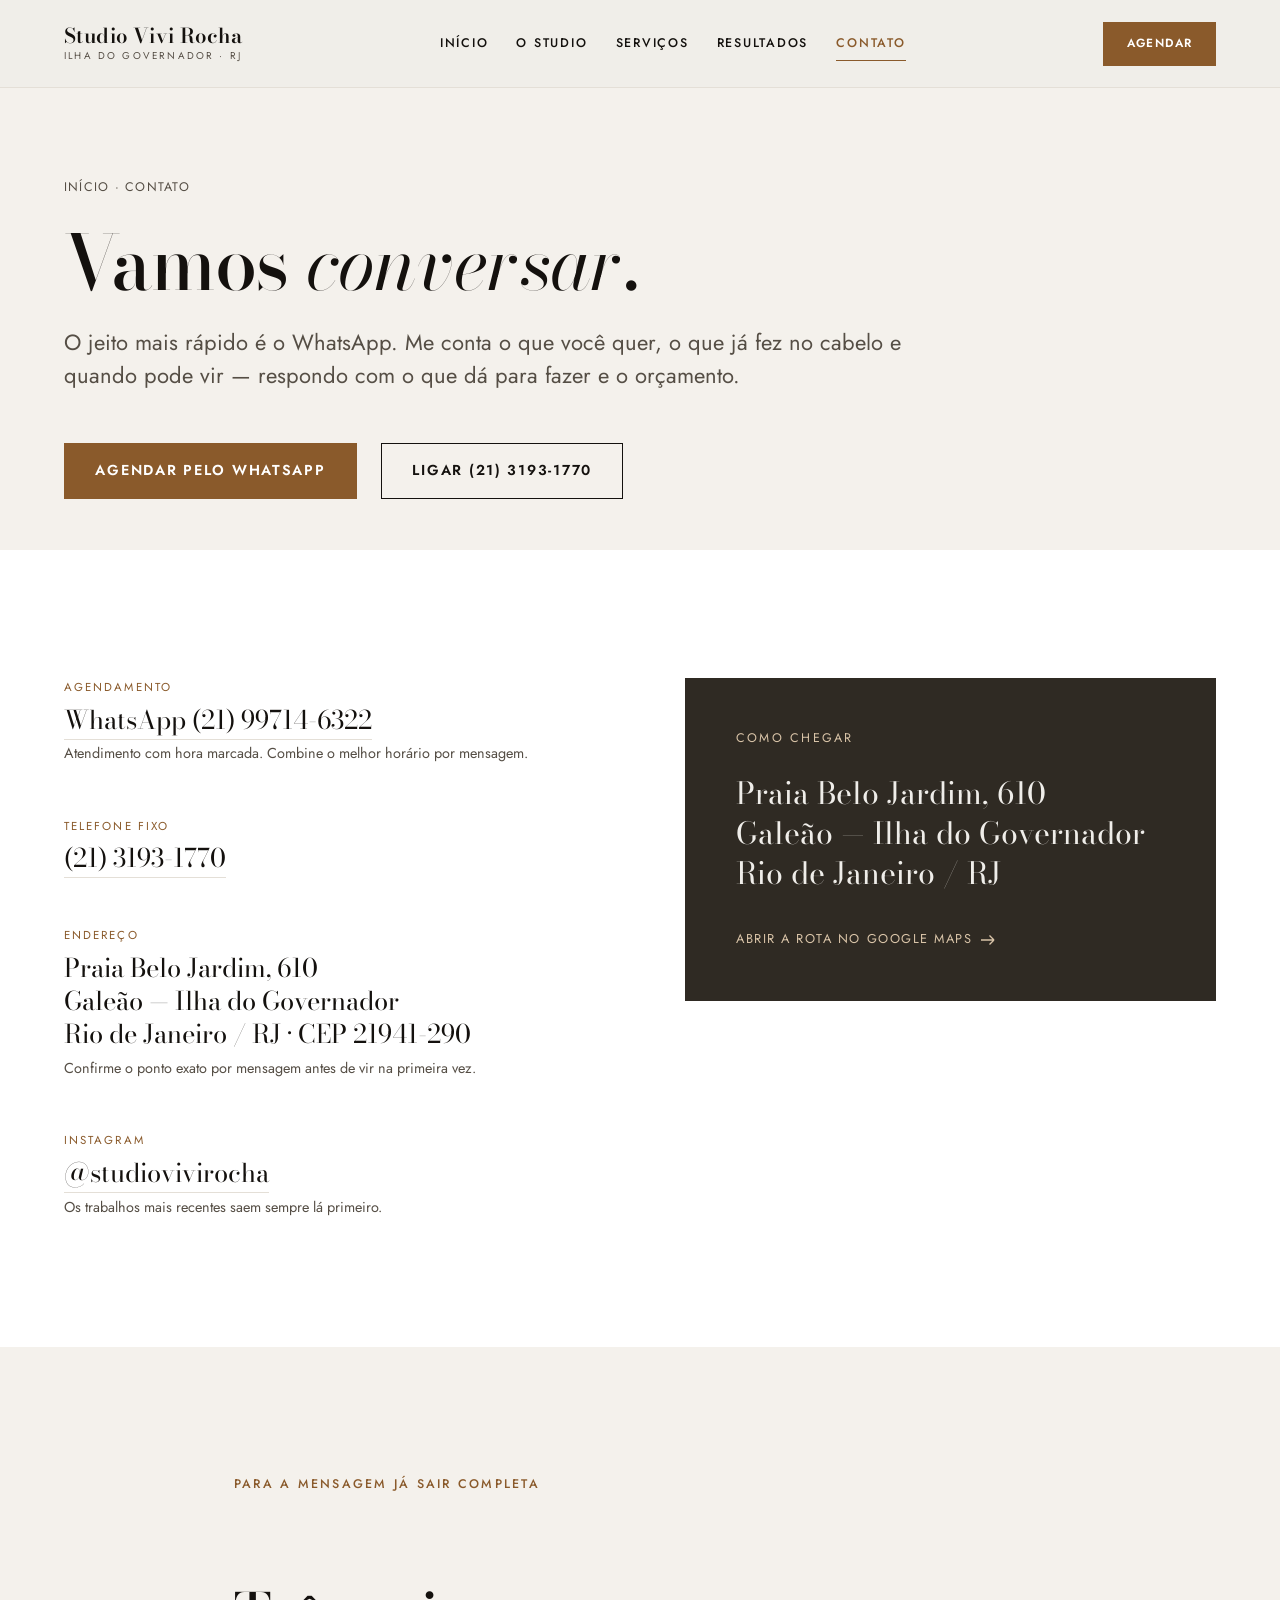
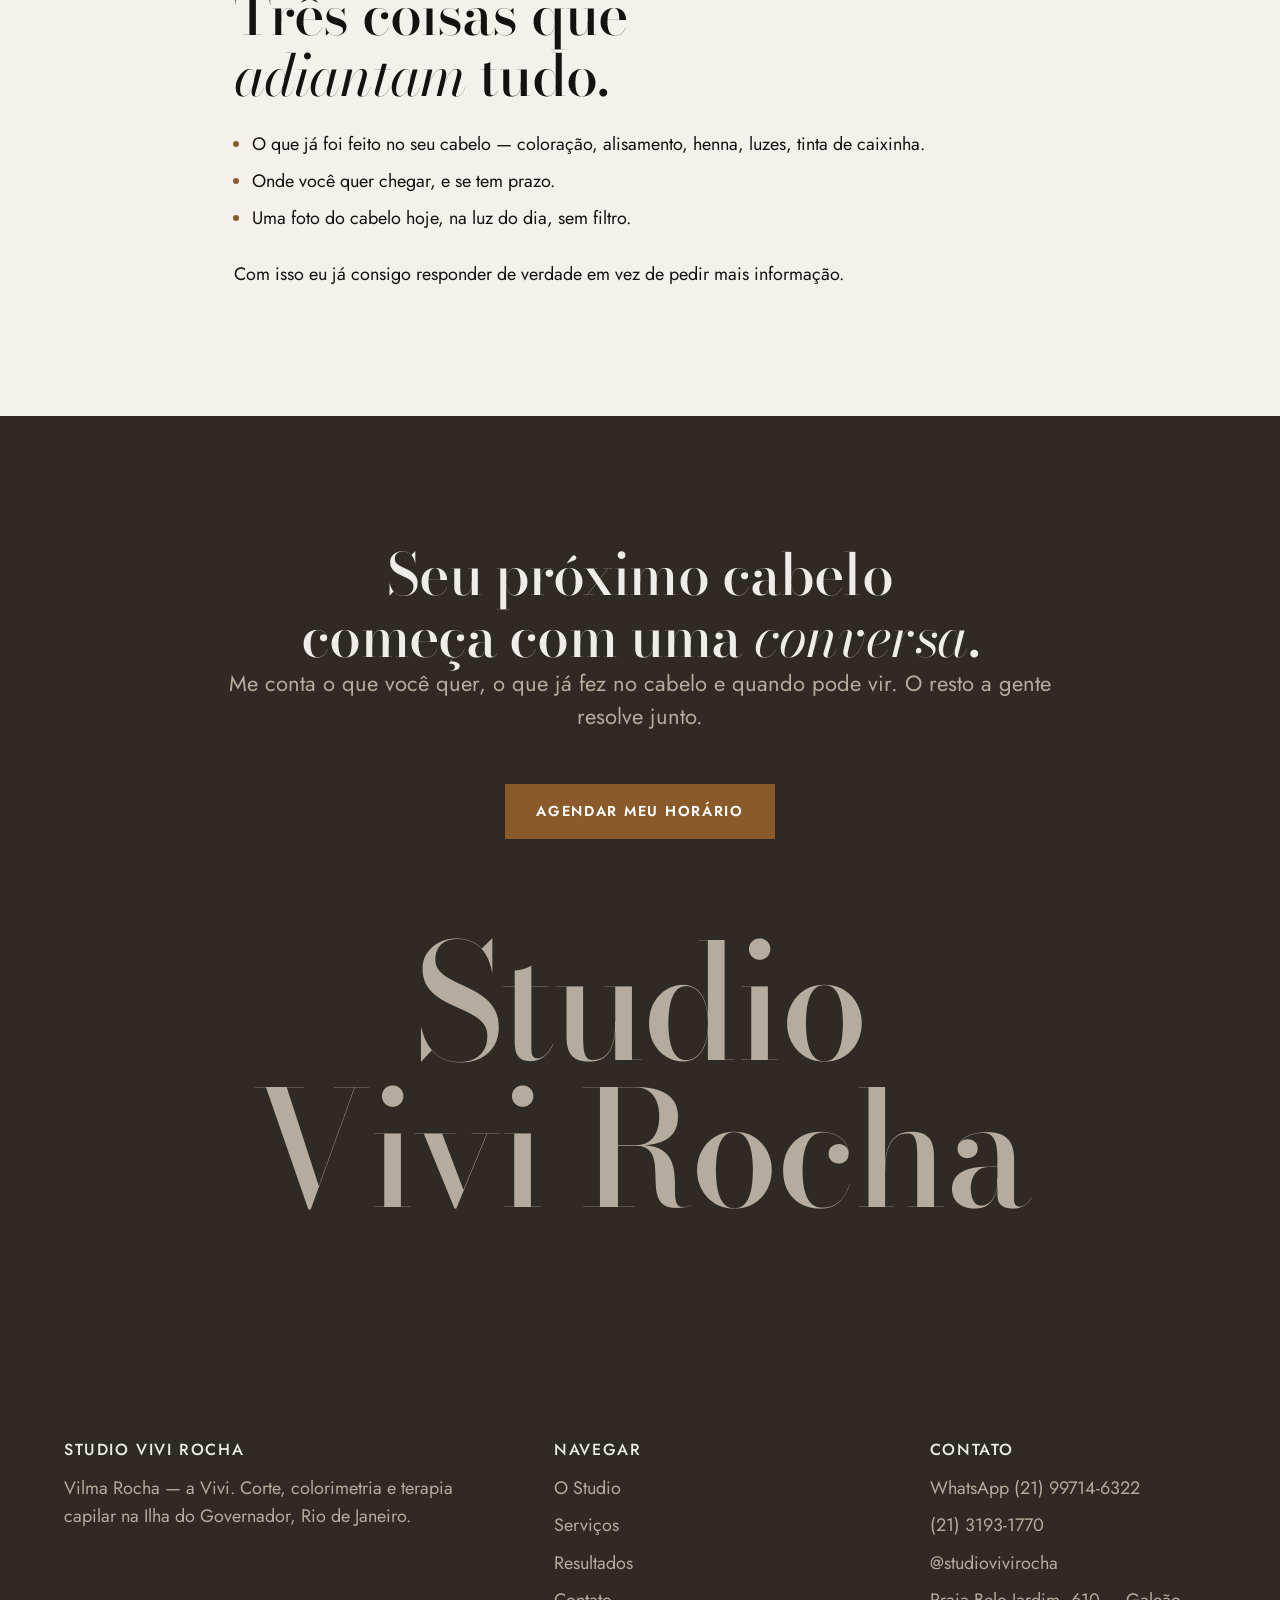
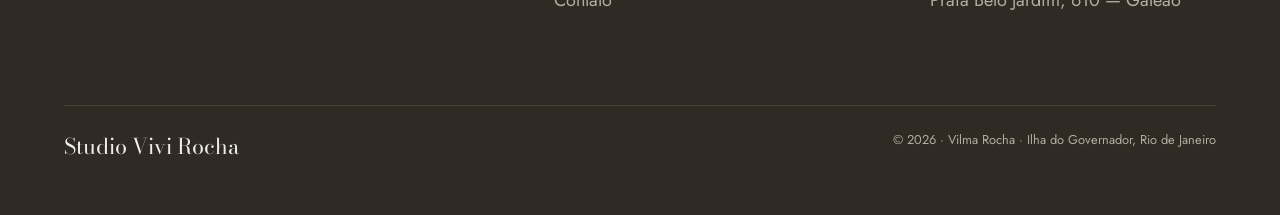
<file: contato.html>
<!DOCTYPE html>
<html lang="pt-BR">
<head>
<meta charset="utf-8">
<meta name="viewport" content="width=device-width, initial-scale=1">
<meta name="robots" content="noindex, nofollow"><!-- PRÉVIA: remover quando o endereço for confirmado e o domínio final estiver de pé -->
<title>Contato e agendamento — Studio Vivi Rocha, Ilha do Governador</title>
<meta name="description" content="Agende pelo WhatsApp (21) 99714-6322. Studio Vivi Rocha no Galeão, Ilha do Governador, Rio de Janeiro. Atendimento com hora marcada.">
<link rel="canonical" href="https://studiovivirocha.com.br/contato.html">
<meta property="og:type" content="website"><meta property="og:locale" content="pt_BR">
<meta property="og:site_name" content="Studio Vivi Rocha">
<meta property="og:title" content="Contato e agendamento — Studio Vivi Rocha, Ilha do Governador"><meta property="og:description" content="Agende pelo WhatsApp (21) 99714-6322. Studio Vivi Rocha no Galeão, Ilha do Governador, Rio de Janeiro. Atendimento com hora marcada.">
<meta property="og:url" content="https://studiovivirocha.com.br/contato.html">
<meta property="og:image" content="https://studiovivirocha.com.br/assets/img/trabalhos/b.jpg">
<meta name="twitter:card" content="summary_large_image"><meta name="theme-color" content="#EFEDE9">
<link rel="preconnect" href="https://fonts.googleapis.com">
<link rel="preconnect" href="https://fonts.gstatic.com" crossorigin>
<link rel="stylesheet" href="assets/css/style.css">
</head>
<body>
<a class="pular-para-conteudo" href="#conteudo">Pular para o conteúdo</a>
<header class="cabecalho" id="cabecalho">
  <div class="cabecalho__interno">
    <a class="marca" href="index.html">
      <span class="marca__nome">Studio Vivi Rocha</span>
      <span class="marca__local">Ilha do Governador · RJ</span>
    </a>
    <nav class="menu" aria-label="Principal">
      <a class="menu__link" href="index.html">Início</a>
      <a class="menu__link" href="sobre.html">O Studio</a>
      <a class="menu__link" href="servicos.html">Serviços</a>
      <a class="menu__link" href="resultados.html">Resultados</a>
      <a class="menu__link" href="contato.html" aria-current="page">Contato</a>
    </nav>
    <a class="btn btn--primario cabecalho__cta" href="https://wa.me/5521997146322?text=Oi%2C%20Vivi!%20Vim%20pelo%20site%20e%20quero%20agendar%20um%20hor%C3%A1rio." target="_blank" rel="noopener" data-agendar>Agendar</a>
    <button class="hamburguer" id="hamburguer" aria-expanded="false" aria-controls="painel" aria-label="Abrir menu">
      <span></span><span></span><span></span>
    </button>
  </div>
</header>
<div class="painel" id="painel" hidden>
  <nav class="painel__nav" aria-label="Menu">
    <a class="painel__link" href="index.html">Início</a>
    <a class="painel__link" href="sobre.html">O Studio</a>
    <a class="painel__link" href="servicos.html">Serviços</a>
    <a class="painel__link" href="resultados.html">Resultados</a>
    <a class="painel__link" href="contato.html" aria-current="page">Contato</a>
  </nav>
  <div class="painel__rodape">
    <p class="painel__contato">Praia Belo Jardim, 610 — Galeão<br>Ilha do Governador, Rio de Janeiro</p>
    <a class="btn btn--primario" href="https://wa.me/5521997146322?text=Oi%2C%20Vivi!%20Vim%20pelo%20site%20e%20quero%20agendar%20um%20hor%C3%A1rio." target="_blank" rel="noopener" data-agendar>Agendar pelo WhatsApp</a>
  </div>
</div>
<main id="conteudo">
  <section class="topo-pagina">
    <div class="container">
      <p class="migalha"><a href="index.html">Início</a> · Contato</p>
      <h1>Vamos <em>conversar</em>.</h1>
      <p class="lead">O jeito mais rápido é o WhatsApp. Me conta o que você quer, o que já fez no cabelo e quando pode vir — respondo com o que dá para fazer e o orçamento.</p>
      <div class="acoes" style="margin-top:var(--space-md)">
        <a class="btn btn--primario" href="https://wa.me/5521997146322?text=Oi%2C%20Vivi!%20Vim%20pelo%20site%20e%20quero%20agendar%20um%20hor%C3%A1rio." target="_blank" rel="noopener" data-agendar>Agendar pelo WhatsApp</a>
        <a class="btn btn--secundario" href="tel:+552131931770">Ligar (21) 3193-1770</a>
      </div>
    </div>
  </section>

  <section class="secao">
    <div class="container">
      <div class="contato">
        <div class="contato__blocos rv">
          <div class="contato__bloco">
            <span class="contato__rot">Agendamento</span>
            <span class="contato__val"><a href="https://wa.me/5521997146322?text=Oi%2C%20Vivi!%20Vim%20pelo%20site%20e%20quero%20agendar%20um%20hor%C3%A1rio." target="_blank" rel="noopener" data-agendar>WhatsApp (21) 99714-6322</a></span>
            <span class="contato__obs">Atendimento com hora marcada. Combine o melhor horário por mensagem.</span>
          </div>
          <div class="contato__bloco">
            <span class="contato__rot">Telefone fixo</span>
            <span class="contato__val"><a href="tel:+552131931770">(21) 3193-1770</a></span>
          </div>
          <div class="contato__bloco">
            <!-- ⚠️ ENDEREÇO A CONFIRMAR COM A VIVI — fonte pública de 2019 -->
            <span class="contato__rot">Endereço</span>
            <span class="contato__val">Praia Belo Jardim, 610<br>Galeão — Ilha do Governador<br>Rio de Janeiro / RJ · CEP 21941-290</span>
            <span class="contato__obs">Confirme o ponto exato por mensagem antes de vir na primeira vez.</span>
          </div>
          <div class="contato__bloco">
            <span class="contato__rot">Instagram</span>
            <span class="contato__val"><a href="https://www.instagram.com/studiovivirocha/" target="_blank" rel="noopener">@studiovivirocha</a></span>
            <span class="contato__obs">Os trabalhos mais recentes saem sempre lá primeiro.</span>
          </div>
        </div>

        <div class="rv rv-d1">
          <a class="cartao-local" href="https://www.google.com/maps/search/?api=1&amp;query=Praia+Belo+Jardim+610+Galeao+Ilha+do+Governador+Rio+de+Janeiro" target="_blank" rel="noopener">
            <span class="cartao-local__rot">Como chegar</span>
            <span class="cartao-local__end">Praia Belo Jardim, 610<br>Galeão — Ilha do Governador<br>Rio de Janeiro / RJ</span>
            <span class="cartao-local__cta">Abrir a rota no Google Maps
              <svg width="16" height="12" viewBox="0 0 16 12" fill="none" aria-hidden="true"><path d="M1 6h13m0 0L9.5 1.5M14 6l-4.5 4.5" stroke="currentColor" stroke-width="1.4"/></svg>
            </span>
          </a>
        </div>
      </div>
    </div>
  </section>

  <section class="secao secao--alt">
    <div class="container container--estreito">
      <div class="prosa rv">
        <p class="eyebrow">Para a mensagem já sair completa</p>
        <h2>Três coisas que <em>adiantam</em> tudo.</h2>
        <ul>
          <li>O que já foi feito no seu cabelo — coloração, alisamento, henna, luzes, tinta de caixinha.</li>
          <li>Onde você quer chegar, e se tem prazo.</li>
          <li>Uma foto do cabelo hoje, na luz do dia, sem filtro.</li>
        </ul>
        <p>Com isso eu já consigo responder de verdade em vez de pedir mais informação.</p>
      </div>
    </div>
  </section>
  <section class="secao secao--dark fechamento">
    <div class="container">
      <h2 class="rv">Seu próximo cabelo começa com uma <em>conversa</em>.</h2>
      <p class="lead rv rv-d1" style="margin-inline:auto">Me conta o que você quer, o que já fez no cabelo e quando pode vir. O resto a gente resolve junto.</p>
      <div class="acoes rv rv-d2" style="margin-top:var(--space-md)">
        <a class="btn btn--primario" href="https://wa.me/5521997146322?text=Oi%2C%20Vivi!%20Vim%20pelo%20site%20e%20quero%20agendar%20um%20hor%C3%A1rio." target="_blank" rel="noopener" data-agendar>Agendar meu horário</a>
      </div>
      <p class="wordmark rv rv-d3">Studio Vivi Rocha</p>
    </div>
  </section>
</main>
<footer class="rodape">
  <div class="container">
    <div class="rodape__grade">
      <div>
        <h3>Studio Vivi Rocha</h3>
        <p>Vilma Rocha — a Vivi. Corte, colorimetria e terapia capilar na Ilha do Governador, Rio de Janeiro.</p>
      </div>
      <div>
        <h3>Navegar</h3>
        <ul>
          <li><a href="sobre.html">O Studio</a></li>
          <li><a href="servicos.html">Serviços</a></li>
          <li><a href="resultados.html">Resultados</a></li>
          <li><a href="contato.html">Contato</a></li>
        </ul>
      </div>
      <div>
        <h3>Contato</h3>
        <ul>
          <li><a href="https://wa.me/5521997146322" target="_blank" rel="noopener">WhatsApp (21) 99714-6322</a></li>
          <li><a href="tel:+552131931770">(21) 3193-1770</a></li>
          <li><a href="https://www.instagram.com/studiovivirocha/" target="_blank" rel="noopener">@studiovivirocha</a></li>
          <li>Praia Belo Jardim, 610 — Galeão</li>
        </ul>
      </div>
    </div>
    <div class="rodape__base">
      <span class="rodape__marca">Studio Vivi Rocha</span>
      <span>© <span data-ano>2026</span> · Vilma Rocha · Ilha do Governador, Rio de Janeiro</span>
    </div>
  </div>
</footer>
<div class="barra-acao" id="barra-acao">
  <div class="barra-acao__texto">
    <span class="barra-acao__titulo">Studio Vivi Rocha</span>
    <span class="barra-acao__linha">Hora marcada · Galeão</span>
  </div>
  <a class="btn btn--primario" href="https://wa.me/5521997146322?text=Oi%2C%20Vivi!%20Vim%20pelo%20site%20e%20quero%20agendar%20um%20hor%C3%A1rio." target="_blank" rel="noopener" data-agendar>Agendar</a>
</div>
<script src="assets/js/main.js" defer></script>
</body>
</html>
</file>
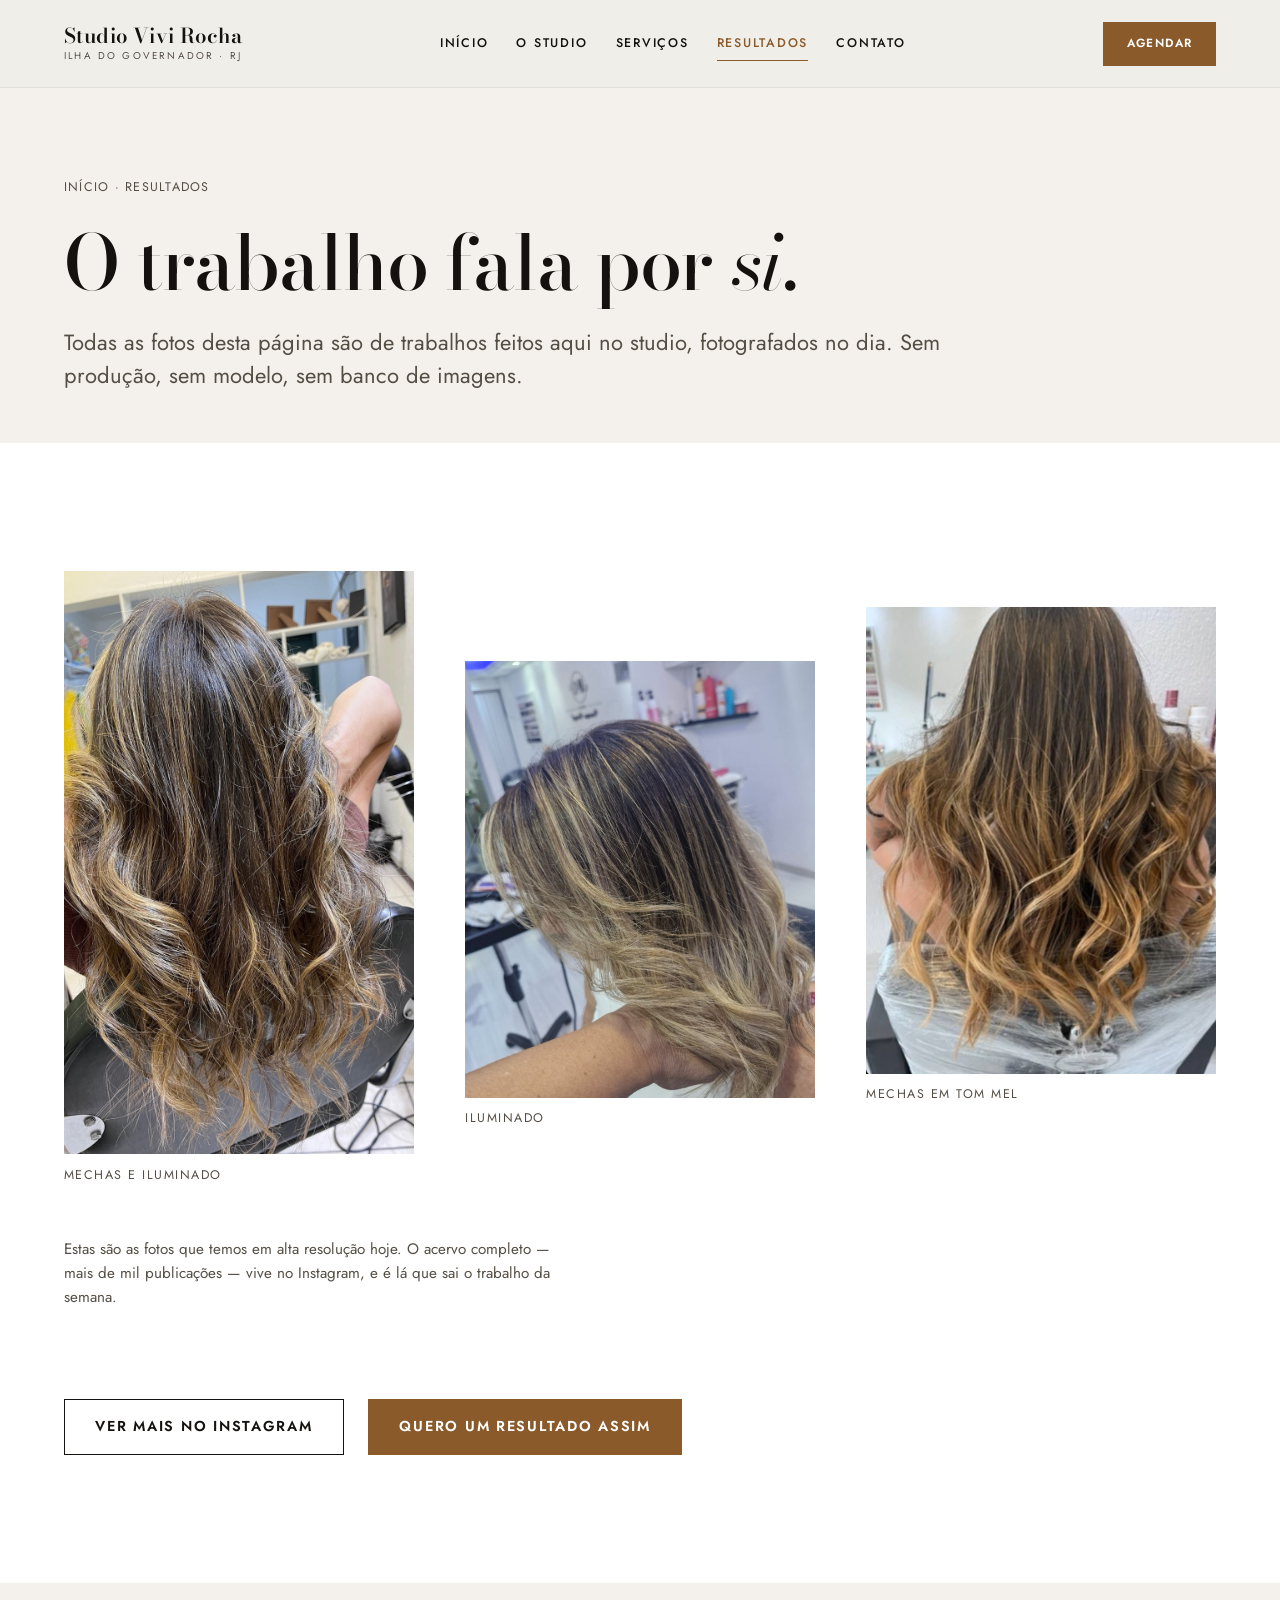
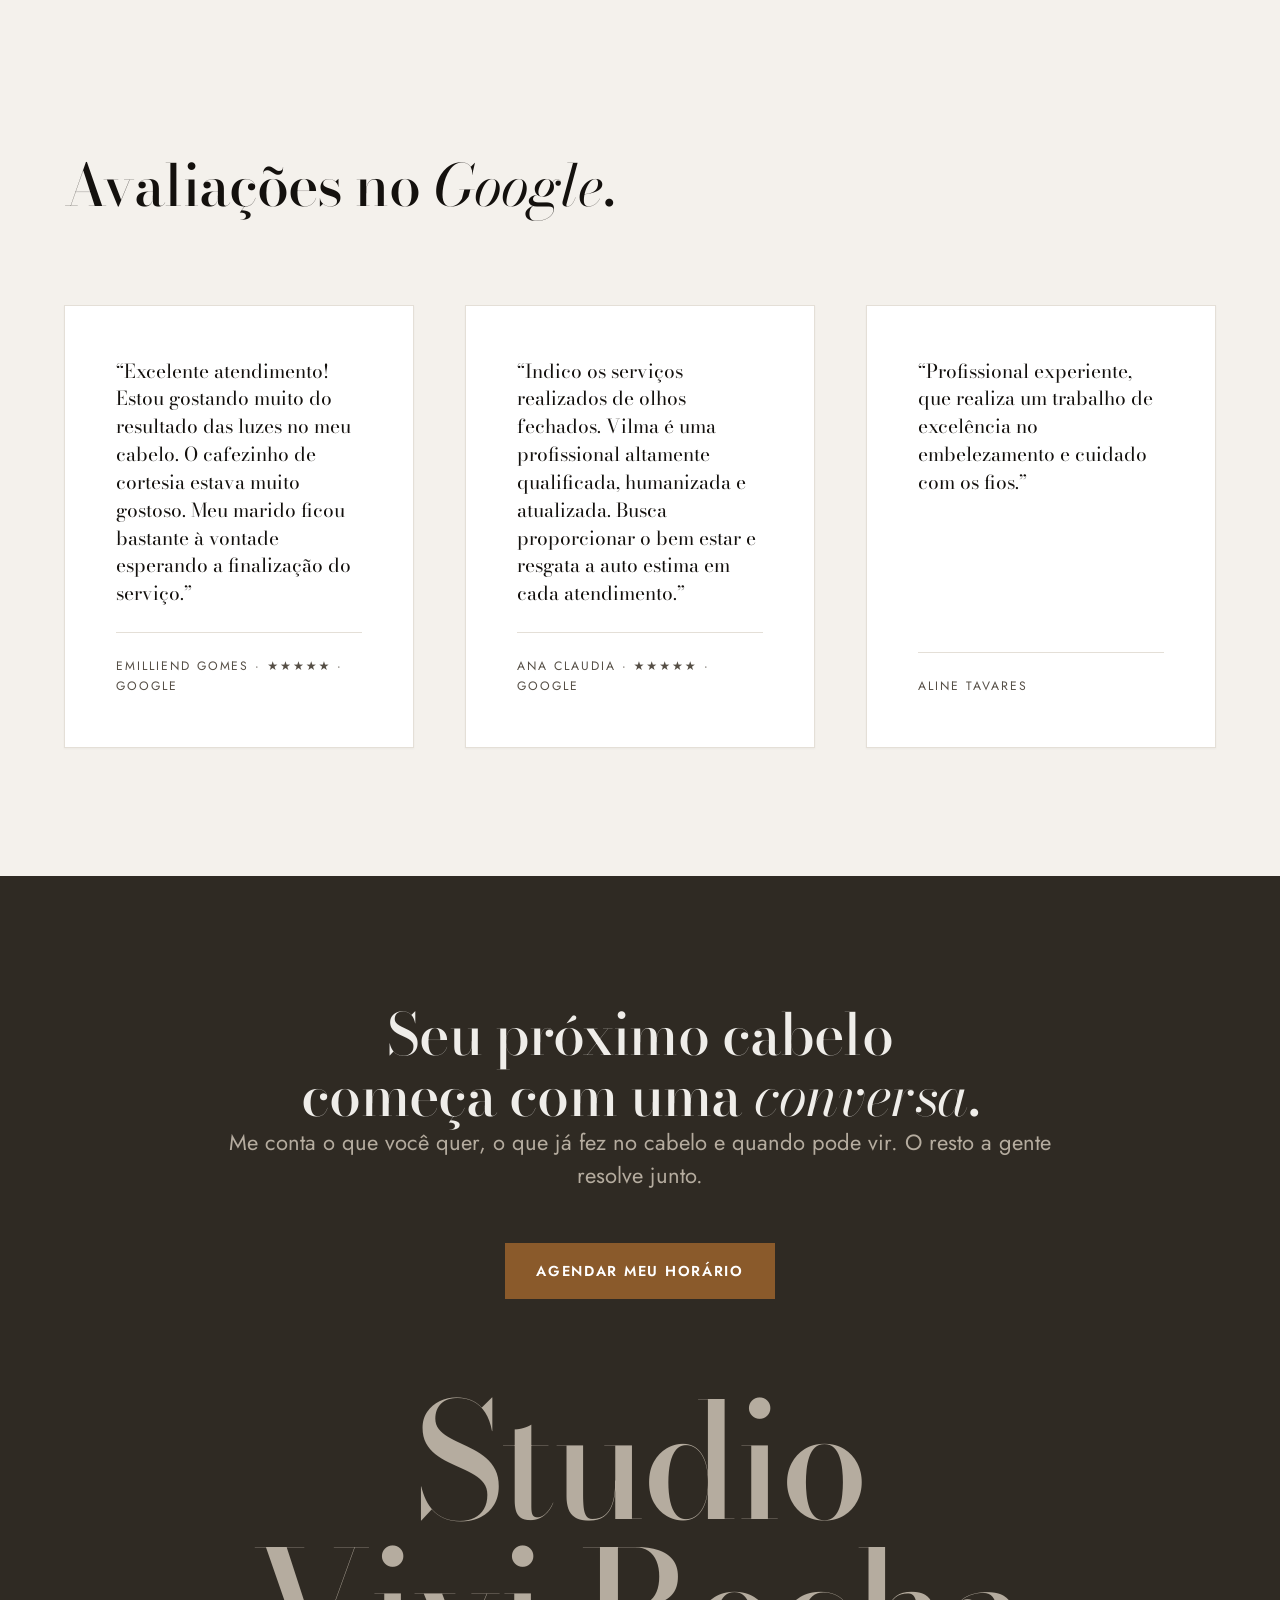
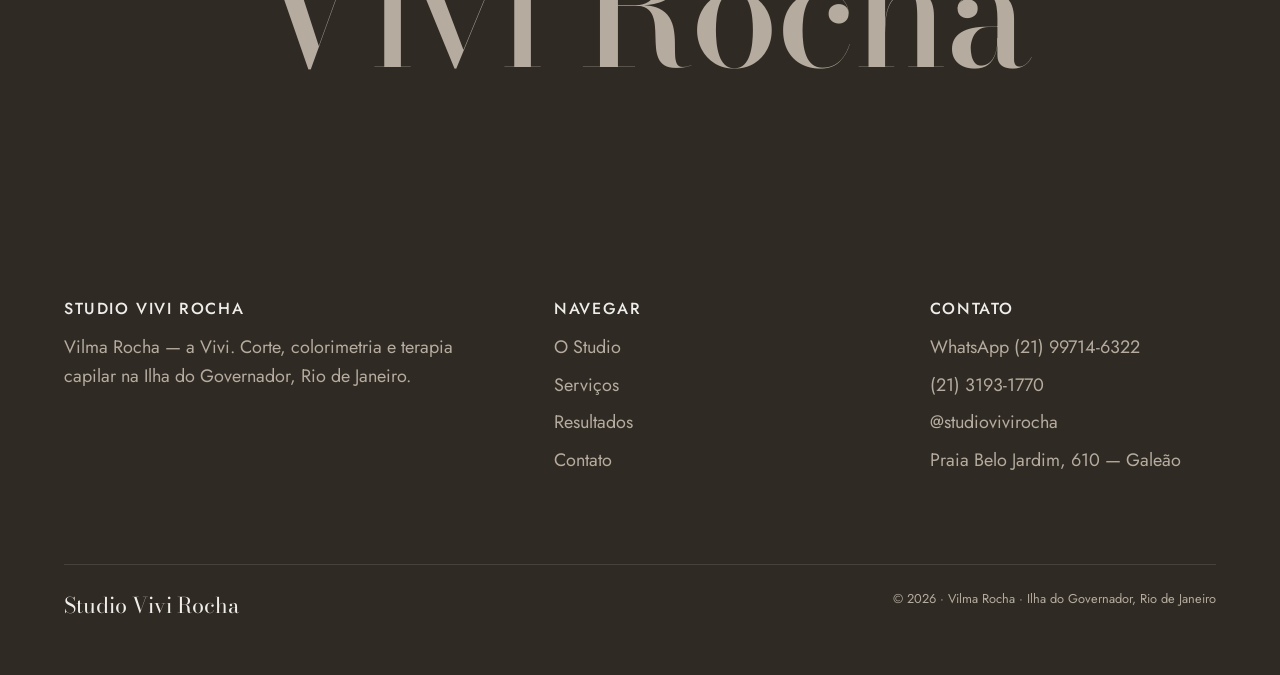
<file: resultados.html>
<!DOCTYPE html>
<html lang="pt-BR">
<head>
<meta charset="utf-8">
<meta name="viewport" content="width=device-width, initial-scale=1">
<meta name="robots" content="noindex, nofollow"><!-- PRÉVIA: remover quando o endereço for confirmado e o domínio final estiver de pé -->
<title>Resultados — trabalhos reais do Studio Vivi Rocha</title>
<meta name="description" content="Galeria de mechas, iluminados, cortes e correções de cor feitos por Vilma Rocha no Galeão, Ilha do Governador.">
<link rel="canonical" href="https://studiovivirocha.com.br/resultados.html">
<meta property="og:type" content="website"><meta property="og:locale" content="pt_BR">
<meta property="og:site_name" content="Studio Vivi Rocha">
<meta property="og:title" content="Resultados — trabalhos reais do Studio Vivi Rocha"><meta property="og:description" content="Galeria de mechas, iluminados, cortes e correções de cor feitos por Vilma Rocha no Galeão, Ilha do Governador.">
<meta property="og:url" content="https://studiovivirocha.com.br/resultados.html">
<meta property="og:image" content="https://studiovivirocha.com.br/assets/img/trabalhos/b.jpg">
<meta name="twitter:card" content="summary_large_image"><meta name="theme-color" content="#EFEDE9">
<link rel="preconnect" href="https://fonts.googleapis.com">
<link rel="preconnect" href="https://fonts.gstatic.com" crossorigin>
<link rel="stylesheet" href="assets/css/style.css">
</head>
<body>
<a class="pular-para-conteudo" href="#conteudo">Pular para o conteúdo</a>
<header class="cabecalho" id="cabecalho">
  <div class="cabecalho__interno">
    <a class="marca" href="index.html">
      <span class="marca__nome">Studio Vivi Rocha</span>
      <span class="marca__local">Ilha do Governador · RJ</span>
    </a>
    <nav class="menu" aria-label="Principal">
      <a class="menu__link" href="index.html">Início</a>
      <a class="menu__link" href="sobre.html">O Studio</a>
      <a class="menu__link" href="servicos.html">Serviços</a>
      <a class="menu__link" href="resultados.html" aria-current="page">Resultados</a>
      <a class="menu__link" href="contato.html">Contato</a>
    </nav>
    <a class="btn btn--primario cabecalho__cta" href="https://wa.me/5521997146322?text=Oi%2C%20Vivi!%20Vim%20pelo%20site%20e%20quero%20agendar%20um%20hor%C3%A1rio." target="_blank" rel="noopener" data-agendar>Agendar</a>
    <button class="hamburguer" id="hamburguer" aria-expanded="false" aria-controls="painel" aria-label="Abrir menu">
      <span></span><span></span><span></span>
    </button>
  </div>
</header>
<div class="painel" id="painel" hidden>
  <nav class="painel__nav" aria-label="Menu">
    <a class="painel__link" href="index.html">Início</a>
    <a class="painel__link" href="sobre.html">O Studio</a>
    <a class="painel__link" href="servicos.html">Serviços</a>
    <a class="painel__link" href="resultados.html" aria-current="page">Resultados</a>
    <a class="painel__link" href="contato.html">Contato</a>
  </nav>
  <div class="painel__rodape">
    <p class="painel__contato">Praia Belo Jardim, 610 — Galeão<br>Ilha do Governador, Rio de Janeiro</p>
    <a class="btn btn--primario" href="https://wa.me/5521997146322?text=Oi%2C%20Vivi!%20Vim%20pelo%20site%20e%20quero%20agendar%20um%20hor%C3%A1rio." target="_blank" rel="noopener" data-agendar>Agendar pelo WhatsApp</a>
  </div>
</div>
<main id="conteudo">
  <section class="topo-pagina">
    <div class="container">
      <p class="migalha"><a href="index.html">Início</a> · Resultados</p>
      <h1>O trabalho fala por <em>si</em>.</h1>
      <p class="lead">Todas as fotos desta página são de trabalhos feitos aqui no studio, fotografados no dia. Sem produção, sem modelo, sem banco de imagens.</p>
    </div>
  </section>

  <section class="secao">
    <div class="container">
      <div class="galeria galeria--tres rv">
        <figure><div class="moldura"><img src="assets/img/trabalhos/a.jpg" alt="Mechas iluminadas com raiz esfumada e pontas claras, feitas no studio" width="1050" height="1400" loading="lazy" decoding="async"></div><figcaption>Mechas e iluminado</figcaption></figure>
        <figure><div class="moldura"><img src="assets/img/trabalhos/b.jpg" alt="Cabelo com transição suave do castanho para o loiro, visto de lado" width="1050" height="1400" loading="lazy" decoding="async"></div><figcaption>Iluminado</figcaption></figure>
        <figure><div class="moldura"><img src="assets/img/trabalhos/c.jpg" alt="Ondulado com mechas em tom mel" width="1036" height="1400" loading="lazy" decoding="async"></div><figcaption>Mechas em tom mel</figcaption></figure>
      </div>
      <p class="nota-galeria rv">Estas são as fotos que temos em alta resolução hoje. O acervo completo — mais de mil publicações — vive no Instagram, e é lá que sai o trabalho da semana.</p>
      <div class="acoes rv" style="margin-top:var(--space-lg)">
        <a class="btn btn--secundario" href="https://www.instagram.com/studiovivirocha/" target="_blank" rel="noopener">Ver mais no Instagram</a>
        <a class="btn btn--primario" href="https://wa.me/5521997146322?text=Oi%2C%20Vivi!%20Vi%20os%20resultados%20no%20site%20e%20quero%20agendar." target="_blank" rel="noopener" data-agendar>Quero um resultado assim</a>
      </div>
    </div>
  </section>

  <!-- ⚠️ ANTES E DEPOIS: o componente está pronto no CSS (.antes-depois) e no
       JS (data-antes-depois). Falta o par de fotos REAL da mesma cliente,
       identificado como antes e depois. Não montei com duas fotos soltas —
       seria fabricar prova. Assim que a Vivi mandar o par, a seção entra aqui. -->

  <section class="secao secao--alt">
    <div class="container">
      <div class="cabeca-secao"><p class="eyebrow rv">O que dizem</p><h2 class="rv rv-d1">Avaliações no <em>Google</em>.</h2></div>
      <div class="depoimentos">
        <article class="depoimento rv">
          <p class="depoimento__texto">“Excelente atendimento! Estou gostando muito do resultado das luzes no meu cabelo. O cafezinho de cortesia estava muito gostoso. Meu marido ficou bastante à vontade esperando a finalização do serviço.”</p>
          <p class="depoimento__autor">Emilliend Gomes · ★★★★★ · Google</p>
        </article>
        <article class="depoimento rv rv-d1">
          <p class="depoimento__texto">“Indico os serviços realizados de olhos fechados. Vilma é uma profissional altamente qualificada, humanizada e atualizada. Busca proporcionar o bem estar e resgata a auto estima em cada atendimento.”</p>
          <p class="depoimento__autor">Ana Claudia · ★★★★★ · Google</p>
        </article>
        <article class="depoimento rv rv-d2">
          <p class="depoimento__texto">“Profissional experiente, que realiza um trabalho de excelência no embelezamento e cuidado com os fios.”</p>
          <p class="depoimento__autor">Aline Tavares</p>
        </article>
      </div>
    </div>
  </section>
  <section class="secao secao--dark fechamento">
    <div class="container">
      <h2 class="rv">Seu próximo cabelo começa com uma <em>conversa</em>.</h2>
      <p class="lead rv rv-d1" style="margin-inline:auto">Me conta o que você quer, o que já fez no cabelo e quando pode vir. O resto a gente resolve junto.</p>
      <div class="acoes rv rv-d2" style="margin-top:var(--space-md)">
        <a class="btn btn--primario" href="https://wa.me/5521997146322?text=Oi%2C%20Vivi!%20Vim%20pelo%20site%20e%20quero%20agendar%20um%20hor%C3%A1rio." target="_blank" rel="noopener" data-agendar>Agendar meu horário</a>
      </div>
      <p class="wordmark rv rv-d3">Studio Vivi Rocha</p>
    </div>
  </section>
</main>
<footer class="rodape">
  <div class="container">
    <div class="rodape__grade">
      <div>
        <h3>Studio Vivi Rocha</h3>
        <p>Vilma Rocha — a Vivi. Corte, colorimetria e terapia capilar na Ilha do Governador, Rio de Janeiro.</p>
      </div>
      <div>
        <h3>Navegar</h3>
        <ul>
          <li><a href="sobre.html">O Studio</a></li>
          <li><a href="servicos.html">Serviços</a></li>
          <li><a href="resultados.html">Resultados</a></li>
          <li><a href="contato.html">Contato</a></li>
        </ul>
      </div>
      <div>
        <h3>Contato</h3>
        <ul>
          <li><a href="https://wa.me/5521997146322" target="_blank" rel="noopener">WhatsApp (21) 99714-6322</a></li>
          <li><a href="tel:+552131931770">(21) 3193-1770</a></li>
          <li><a href="https://www.instagram.com/studiovivirocha/" target="_blank" rel="noopener">@studiovivirocha</a></li>
          <li>Praia Belo Jardim, 610 — Galeão</li>
        </ul>
      </div>
    </div>
    <div class="rodape__base">
      <span class="rodape__marca">Studio Vivi Rocha</span>
      <span>© <span data-ano>2026</span> · Vilma Rocha · Ilha do Governador, Rio de Janeiro</span>
    </div>
  </div>
</footer>
<div class="barra-acao" id="barra-acao">
  <div class="barra-acao__texto">
    <span class="barra-acao__titulo">Studio Vivi Rocha</span>
    <span class="barra-acao__linha">Hora marcada · Galeão</span>
  </div>
  <a class="btn btn--primario" href="https://wa.me/5521997146322?text=Oi%2C%20Vivi!%20Vim%20pelo%20site%20e%20quero%20agendar%20um%20hor%C3%A1rio." target="_blank" rel="noopener" data-agendar>Agendar</a>
</div>
<script src="assets/js/main.js" defer></script>
</body>
</html>
</file>
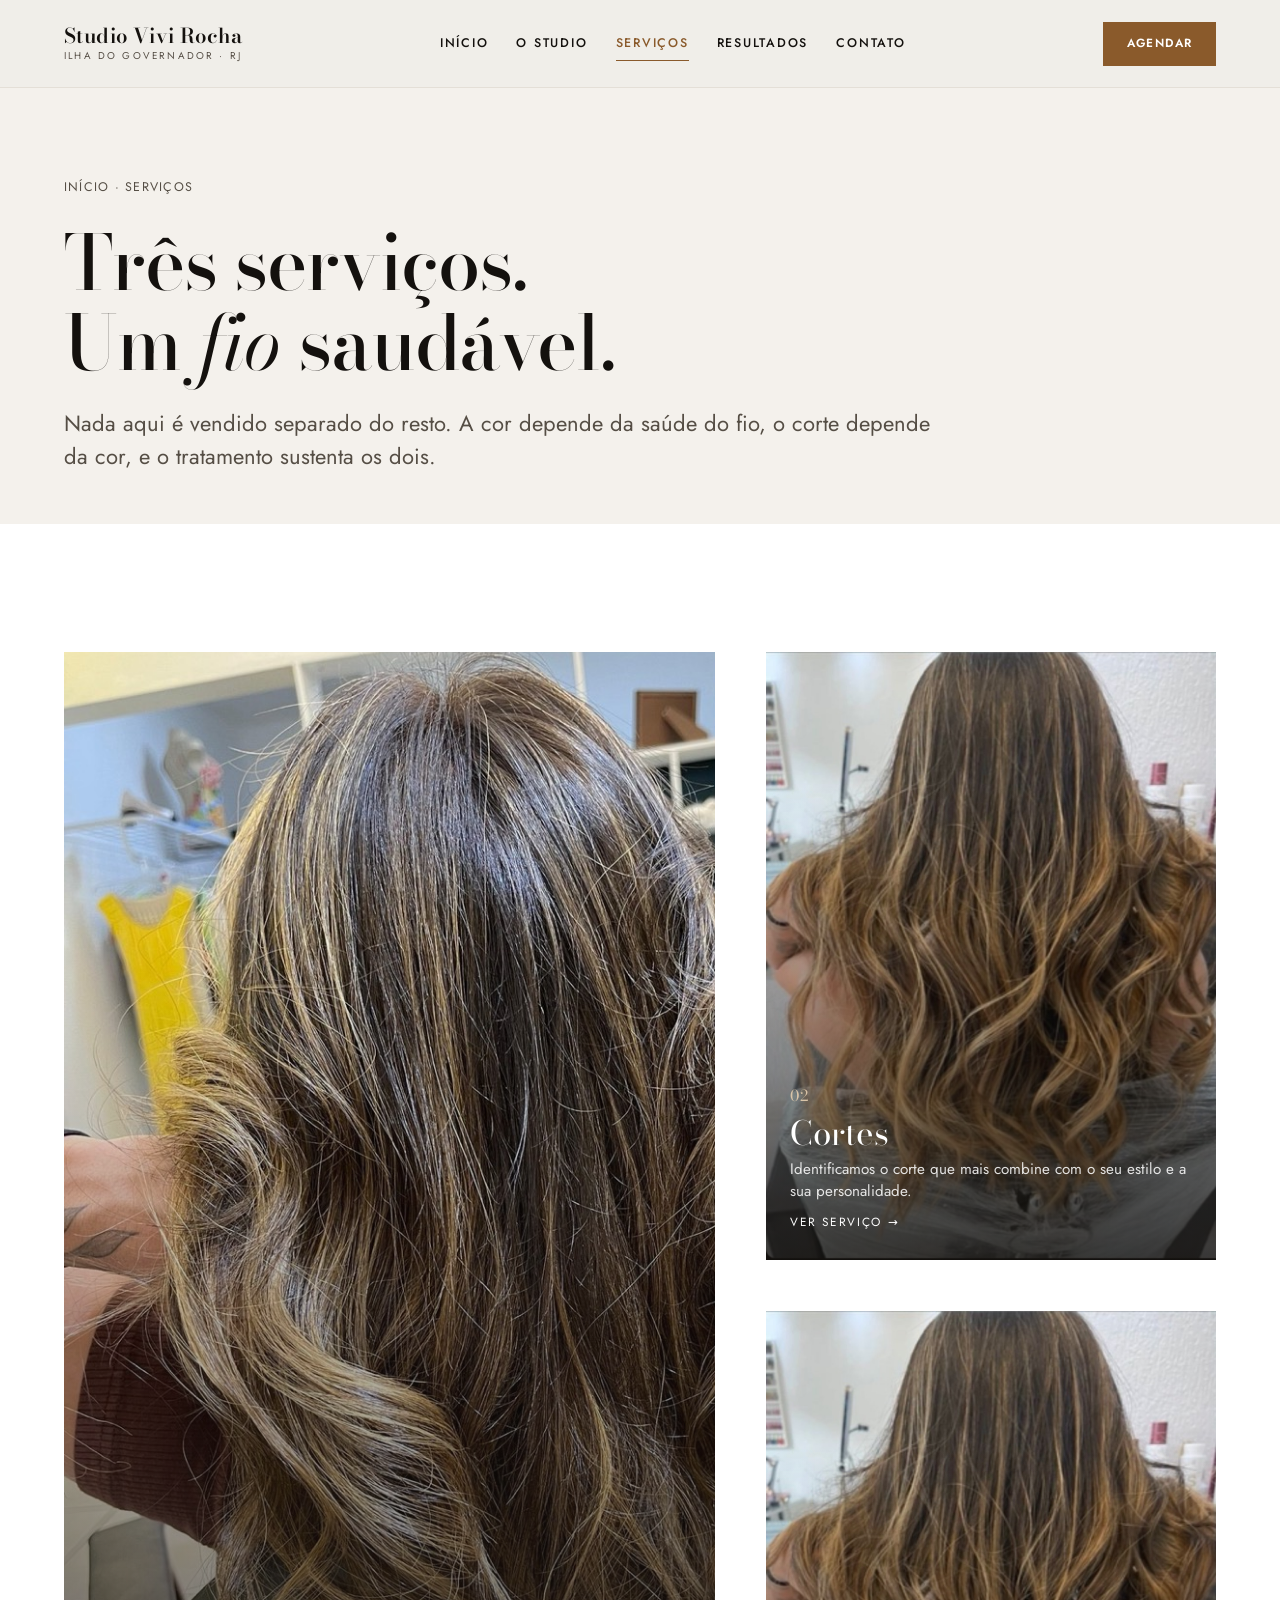
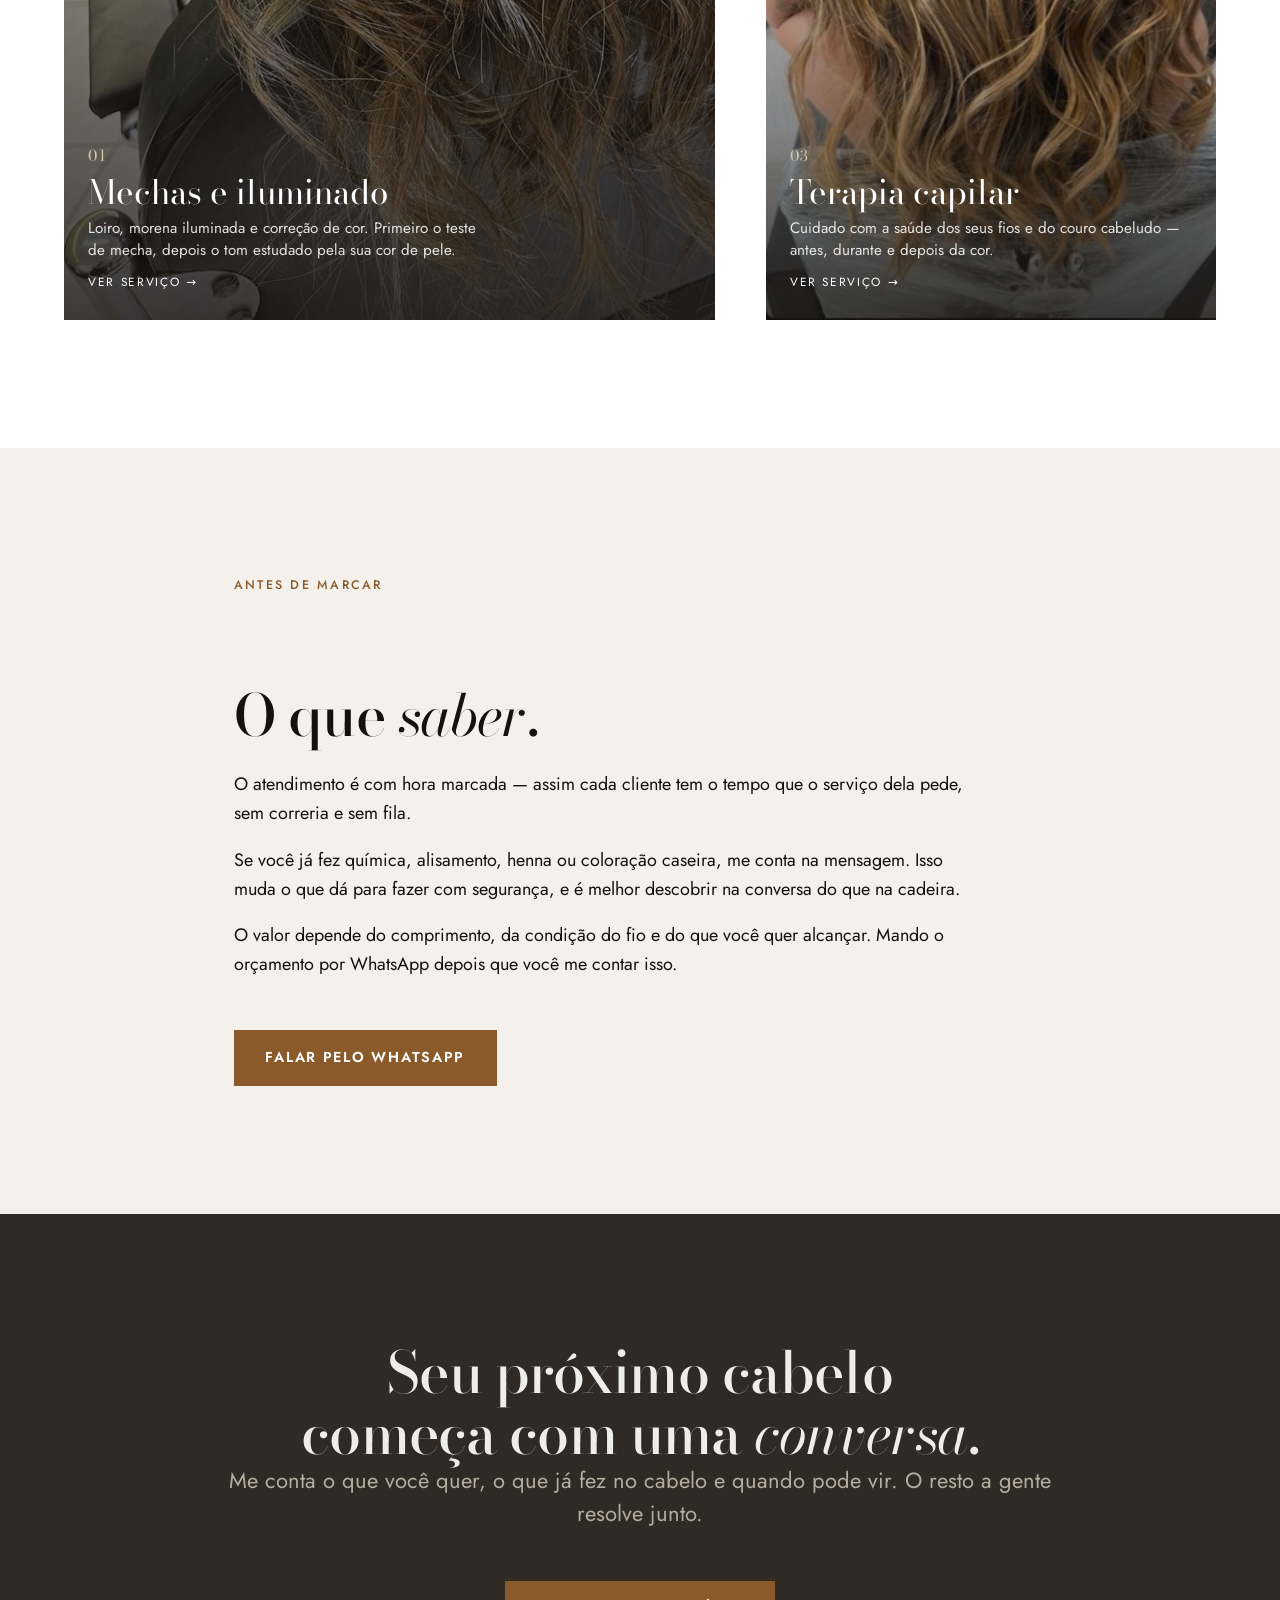
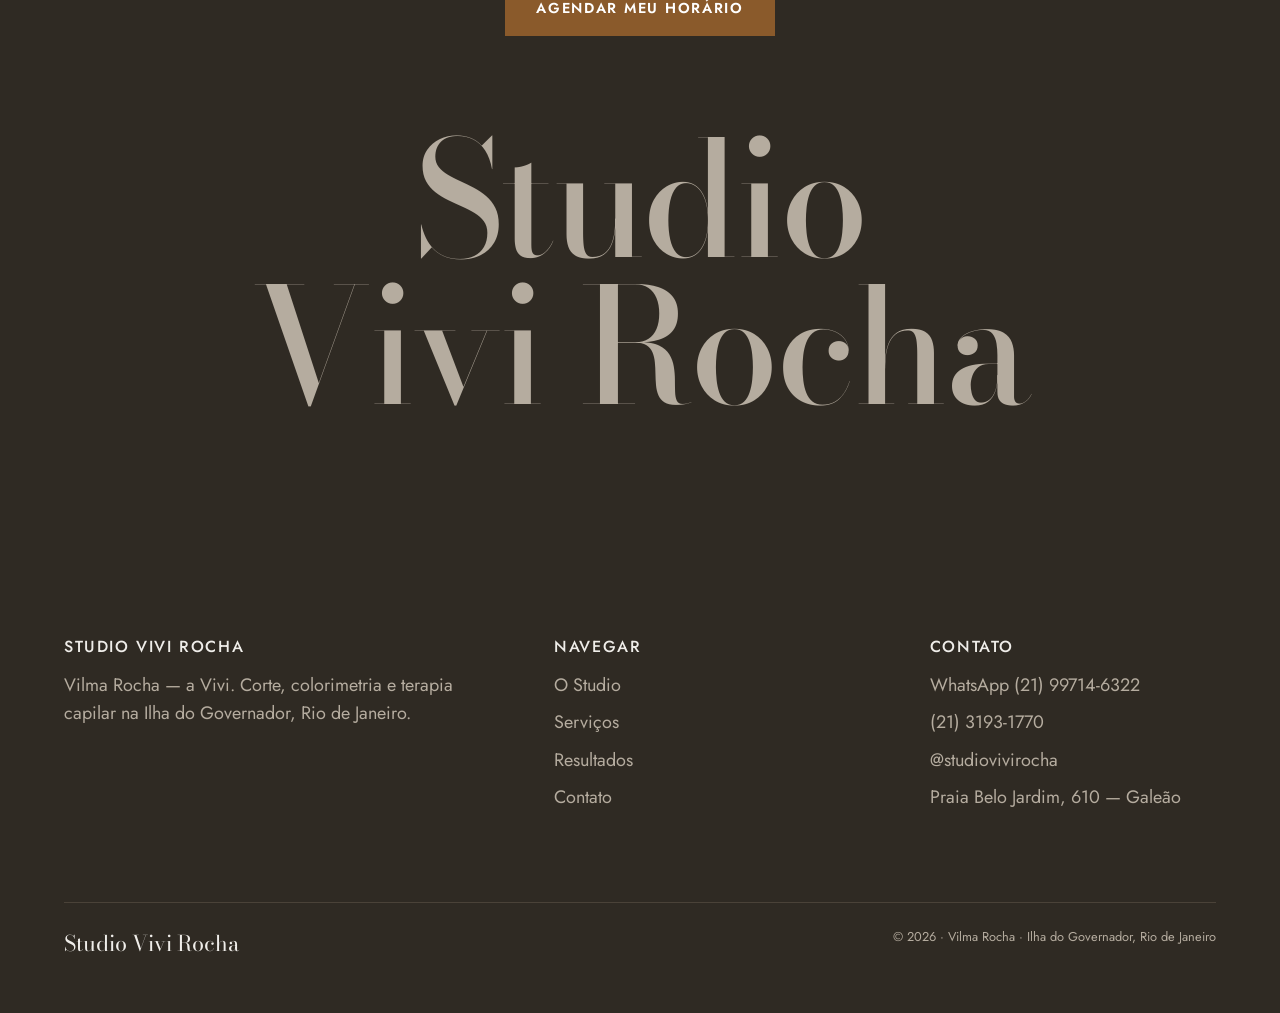
<file: servicos.html>
<!DOCTYPE html>
<html lang="pt-BR">
<head>
<meta charset="utf-8">
<meta name="viewport" content="width=device-width, initial-scale=1">
<meta name="robots" content="noindex, nofollow"><!-- PRÉVIA: remover quando o endereço for confirmado e o domínio final estiver de pé -->
<title>Serviços — Mechas, Cortes e Terapia Capilar na Ilha do Governador</title>
<meta name="description" content="Mechas e iluminado, cortes e terapia capilar no Galeão, Ilha do Governador. Sempre com teste de mecha antes de qualquer química.">
<link rel="canonical" href="https://studiovivirocha.com.br/servicos.html">
<meta property="og:type" content="website">
<meta property="og:locale" content="pt_BR">
<meta property="og:site_name" content="Studio Vivi Rocha">
<meta property="og:title" content="Serviços — Mechas, Cortes e Terapia Capilar na Ilha do Governador">
<meta property="og:description" content="Mechas e iluminado, cortes e terapia capilar no Galeão, Ilha do Governador. Sempre com teste de mecha antes de qualquer química.">
<meta property="og:url" content="https://studiovivirocha.com.br/servicos.html">
<meta property="og:image" content="https://studiovivirocha.com.br/assets/img/trabalhos/b.jpg">
<meta name="twitter:card" content="summary_large_image">
<meta name="theme-color" content="#EFEDE9">
<link rel="preconnect" href="https://fonts.googleapis.com">
<link rel="preconnect" href="https://fonts.gstatic.com" crossorigin>
<link rel="stylesheet" href="assets/css/style.css">
</head>
<body>
<a class="pular-para-conteudo" href="#conteudo">Pular para o conteúdo</a>
<header class="cabecalho" id="cabecalho">
  <div class="cabecalho__interno">
    <a class="marca" href="index.html">
      <span class="marca__nome">Studio Vivi Rocha</span>
      <span class="marca__local">Ilha do Governador · RJ</span>
    </a>
    <nav class="menu" aria-label="Principal">
      <a class="menu__link" href="index.html">Início</a>
      <a class="menu__link" href="sobre.html">O Studio</a>
      <a class="menu__link" href="servicos.html" aria-current="page">Serviços</a>
      <a class="menu__link" href="resultados.html">Resultados</a>
      <a class="menu__link" href="contato.html">Contato</a>
    </nav>
    <a class="btn btn--primario cabecalho__cta" href="https://wa.me/5521997146322?text=Oi%2C%20Vivi!%20Vim%20pelo%20site%20e%20quero%20agendar%20um%20hor%C3%A1rio." target="_blank" rel="noopener" data-agendar>Agendar</a>
    <button class="hamburguer" id="hamburguer" aria-expanded="false" aria-controls="painel" aria-label="Abrir menu">
      <span></span><span></span><span></span>
    </button>
  </div>
</header>
<div class="painel" id="painel" hidden>
  <nav class="painel__nav" aria-label="Menu">
    <a class="painel__link" href="index.html">Início</a>
    <a class="painel__link" href="sobre.html">O Studio</a>
    <a class="painel__link" href="servicos.html" aria-current="page">Serviços</a>
    <a class="painel__link" href="resultados.html">Resultados</a>
    <a class="painel__link" href="contato.html">Contato</a>
  </nav>
  <div class="painel__rodape">
    <p class="painel__contato">Praia Belo Jardim, 610 — Galeão<br>Ilha do Governador, Rio de Janeiro</p>
    <a class="btn btn--primario" href="https://wa.me/5521997146322?text=Oi%2C%20Vivi!%20Vim%20pelo%20site%20e%20quero%20agendar%20um%20hor%C3%A1rio." target="_blank" rel="noopener" data-agendar>Agendar pelo WhatsApp</a>
  </div>
</div>
<main id="conteudo">
  <section class="topo-pagina">
    <div class="container">
      <p class="migalha"><a href="index.html">Início</a> · Serviços</p>
      <h1>Três serviços. Um <em>fio</em> saudável.</h1>
      <p class="lead">Nada aqui é vendido separado do resto. A cor depende da saúde do fio, o corte depende da cor, e o tratamento sustenta os dois.</p>
    </div>
  </section>

  <section class="secao">
    <div class="container">
      <div class="mosaico">
        <div class="mosaico__item rv">
          <a class="cartao" href="servicos/mechas.html">
            <div class="moldura moldura--clicavel"><img src="assets/img/trabalhos/a.jpg" alt="Mechas loiras iluminadas em cabelo ondulado" width="1050" height="1400" decoding="async"></div>
            <div class="cartao__texto">
              <span class="cartao__n">01</span>
              <span class="cartao__titulo">Mechas e iluminado</span>
              <span class="cartao__desc">Loiro, morena iluminada e correção de cor. Primeiro o teste de mecha, depois o tom estudado pela sua cor de pele.</span>
              <span class="cartao__cta">Ver serviço →</span>
            </div>
          </a>
        </div>
        <div class="mosaico__item rv rv-d1">
          <a class="cartao" href="servicos/cortes.html">
            <div class="moldura moldura--clicavel"><img src="assets/img/trabalhos/c.jpg" alt="Corte com movimento em cabelo iluminado" width="1036" height="1400" loading="lazy" decoding="async"></div>
            <div class="cartao__texto">
              <span class="cartao__n">02</span>
              <span class="cartao__titulo">Cortes</span>
              <span class="cartao__desc">Identificamos o corte que mais combine com o seu estilo e a sua personalidade.</span>
              <span class="cartao__cta">Ver serviço →</span>
            </div>
          </a>
        </div>
        <div class="mosaico__item rv rv-d2">
          <a class="cartao" href="servicos/terapia-capilar.html">
            <div class="moldura moldura--clicavel"><img src="assets/img/trabalhos/c.jpg" alt="Fios saudáveis após terapia capilar" width="1036" height="1400" loading="lazy" decoding="async"></div>
            <div class="cartao__texto">
              <span class="cartao__n">03</span>
              <span class="cartao__titulo">Terapia capilar</span>
              <span class="cartao__desc">Cuidado com a saúde dos seus fios e do couro cabeludo — antes, durante e depois da cor.</span>
              <span class="cartao__cta">Ver serviço →</span>
            </div>
          </a>
        </div>
      </div>
    </div>
  </section>

  <section class="secao secao--alt">
    <div class="container container--estreito">
      <div class="prosa rv">
        <p class="eyebrow">Antes de marcar</p>
        <h2>O que <em>saber</em>.</h2>
        <p>O atendimento é com hora marcada — assim cada cliente tem o tempo que o serviço dela pede, sem correria e sem fila.</p>
        <p>Se você já fez química, alisamento, henna ou coloração caseira, me conta na mensagem. Isso muda o que dá para fazer com segurança, e é melhor descobrir na conversa do que na cadeira.</p>
        <p>O valor depende do comprimento, da condição do fio e do que você quer alcançar. Mando o orçamento por WhatsApp depois que você me contar isso.</p>
        <div class="acoes" style="margin-top:var(--space-md)">
          <a class="btn btn--primario" href="https://wa.me/5521997146322?text=Oi%2C%20Vivi!%20Quero%20saber%20sobre%20os%20servi%C3%A7os%20e%20agendar." target="_blank" rel="noopener" data-agendar>Falar pelo WhatsApp</a>
        </div>
      </div>
    </div>
  </section>
  <section class="secao secao--dark fechamento">
    <div class="container">
      <h2 class="rv">Seu próximo cabelo começa com uma <em>conversa</em>.</h2>
      <p class="lead rv rv-d1" style="margin-inline:auto">Me conta o que você quer, o que já fez no cabelo e quando pode vir. O resto a gente resolve junto.</p>
      <div class="acoes rv rv-d2" style="margin-top:var(--space-md)">
        <a class="btn btn--primario" href="https://wa.me/5521997146322?text=Oi%2C%20Vivi!%20Vim%20pelo%20site%20e%20quero%20agendar%20um%20hor%C3%A1rio." target="_blank" rel="noopener" data-agendar>Agendar meu horário</a>
      </div>
      <p class="wordmark rv rv-d3">Studio Vivi Rocha</p>
    </div>
  </section>
</main>
<footer class="rodape">
  <div class="container">
    <div class="rodape__grade">
      <div>
        <h3>Studio Vivi Rocha</h3>
        <p>Vilma Rocha — a Vivi. Corte, colorimetria e terapia capilar na Ilha do Governador, Rio de Janeiro.</p>
      </div>
      <div>
        <h3>Navegar</h3>
        <ul>
          <li><a href="sobre.html">O Studio</a></li>
          <li><a href="servicos.html">Serviços</a></li>
          <li><a href="resultados.html">Resultados</a></li>
          <li><a href="contato.html">Contato</a></li>
        </ul>
      </div>
      <div>
        <h3>Contato</h3>
        <ul>
          <li><a href="https://wa.me/5521997146322" target="_blank" rel="noopener">WhatsApp (21) 99714-6322</a></li>
          <li><a href="tel:+552131931770">(21) 3193-1770</a></li>
          <li><a href="https://www.instagram.com/studiovivirocha/" target="_blank" rel="noopener">@studiovivirocha</a></li>
          <li>Praia Belo Jardim, 610 — Galeão</li>
        </ul>
      </div>
    </div>
    <div class="rodape__base">
      <span class="rodape__marca">Studio Vivi Rocha</span>
      <span>© <span data-ano>2026</span> · Vilma Rocha · Ilha do Governador, Rio de Janeiro</span>
    </div>
  </div>
</footer>
<div class="barra-acao" id="barra-acao">
  <div class="barra-acao__texto">
    <span class="barra-acao__titulo">Studio Vivi Rocha</span>
    <span class="barra-acao__linha">Hora marcada · Galeão</span>
  </div>
  <a class="btn btn--primario" href="https://wa.me/5521997146322?text=Oi%2C%20Vivi!%20Vim%20pelo%20site%20e%20quero%20agendar%20um%20hor%C3%A1rio." target="_blank" rel="noopener" data-agendar>Agendar</a>
</div>
<script src="assets/js/main.js" defer></script>
</body>
</html>
</file>
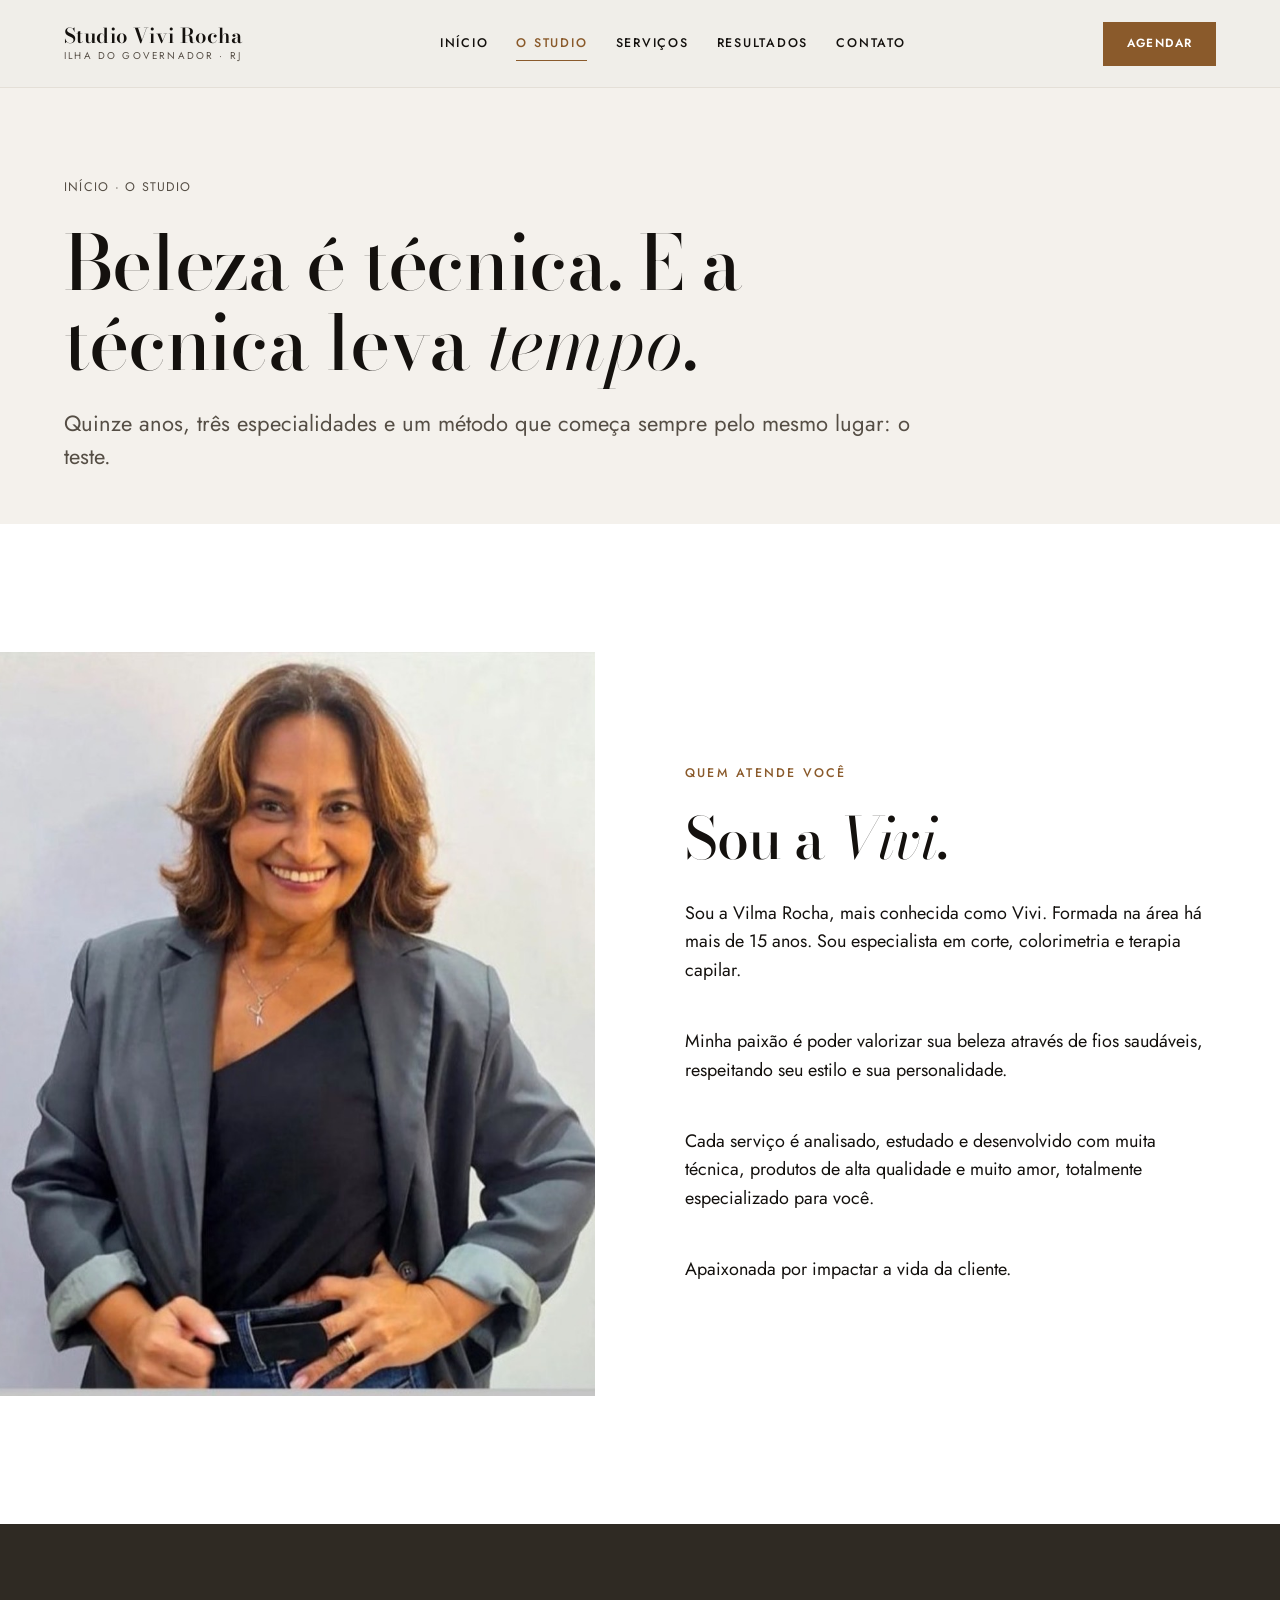
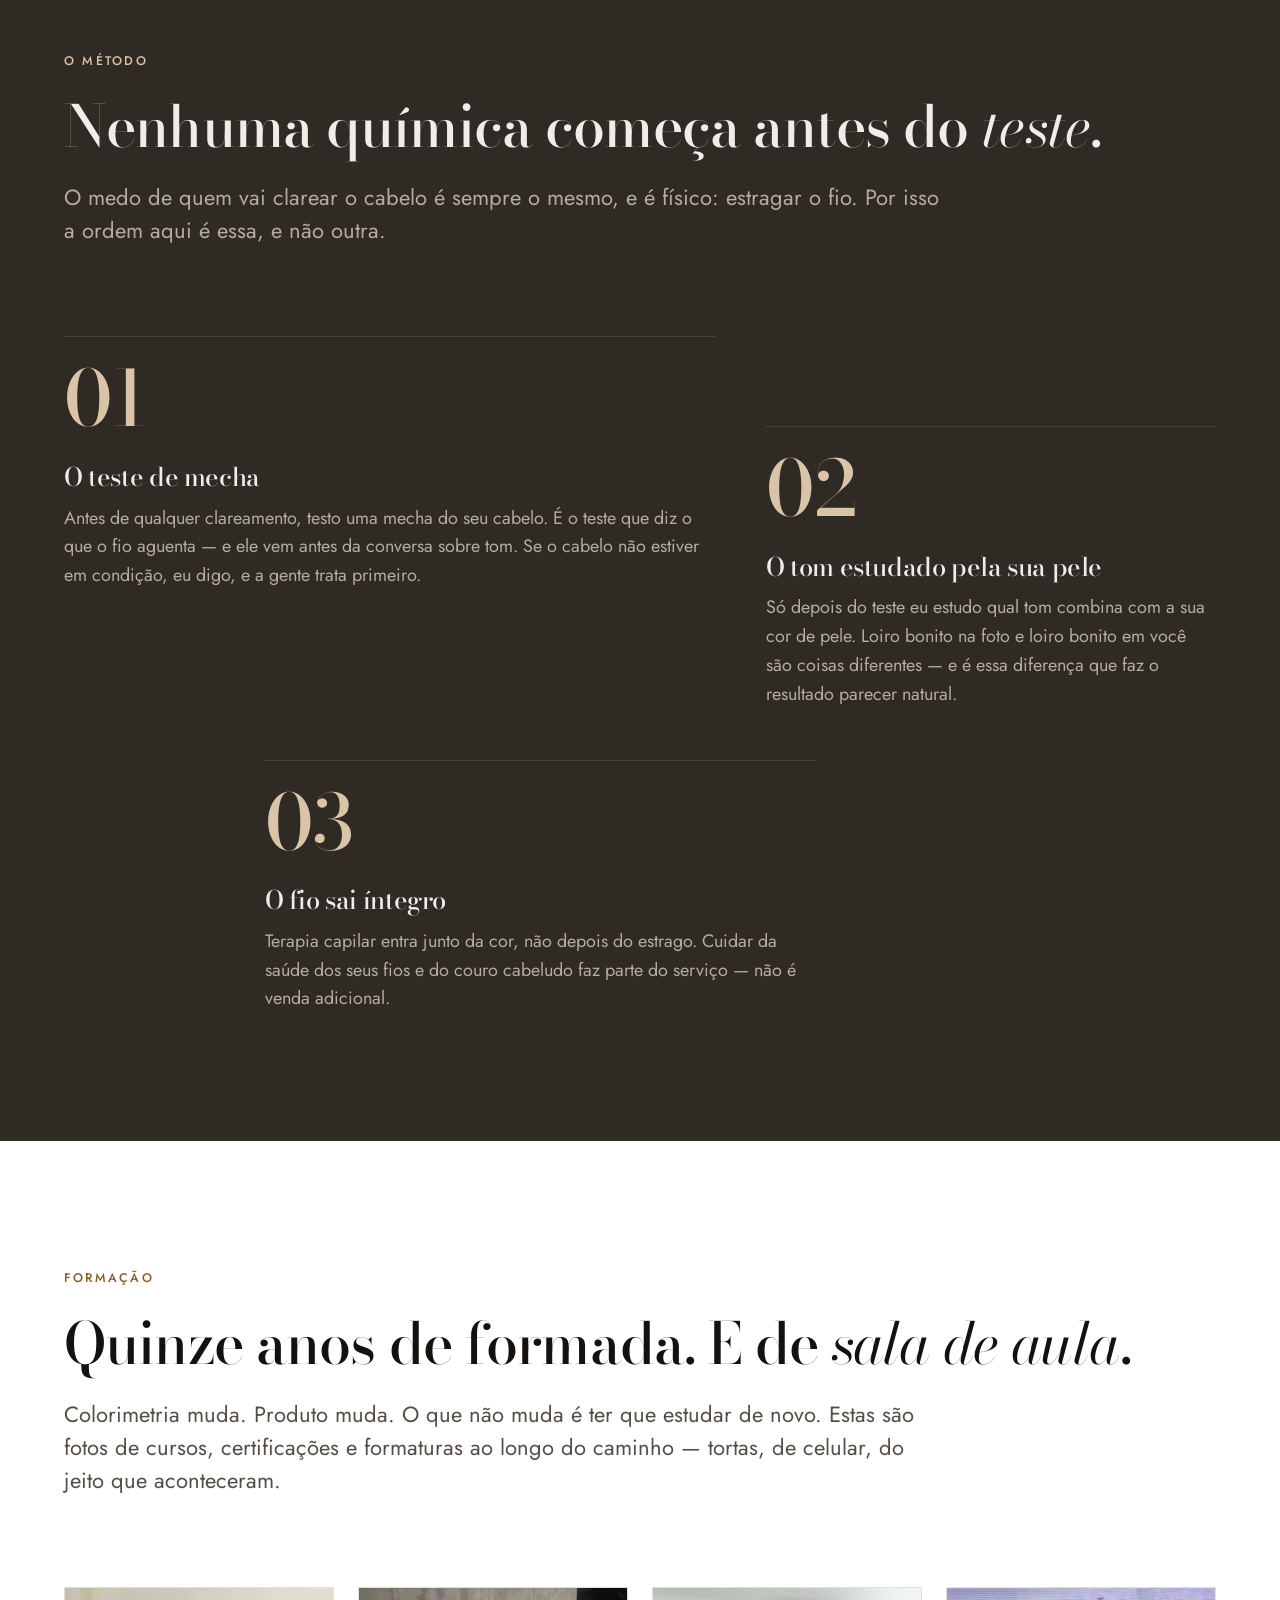
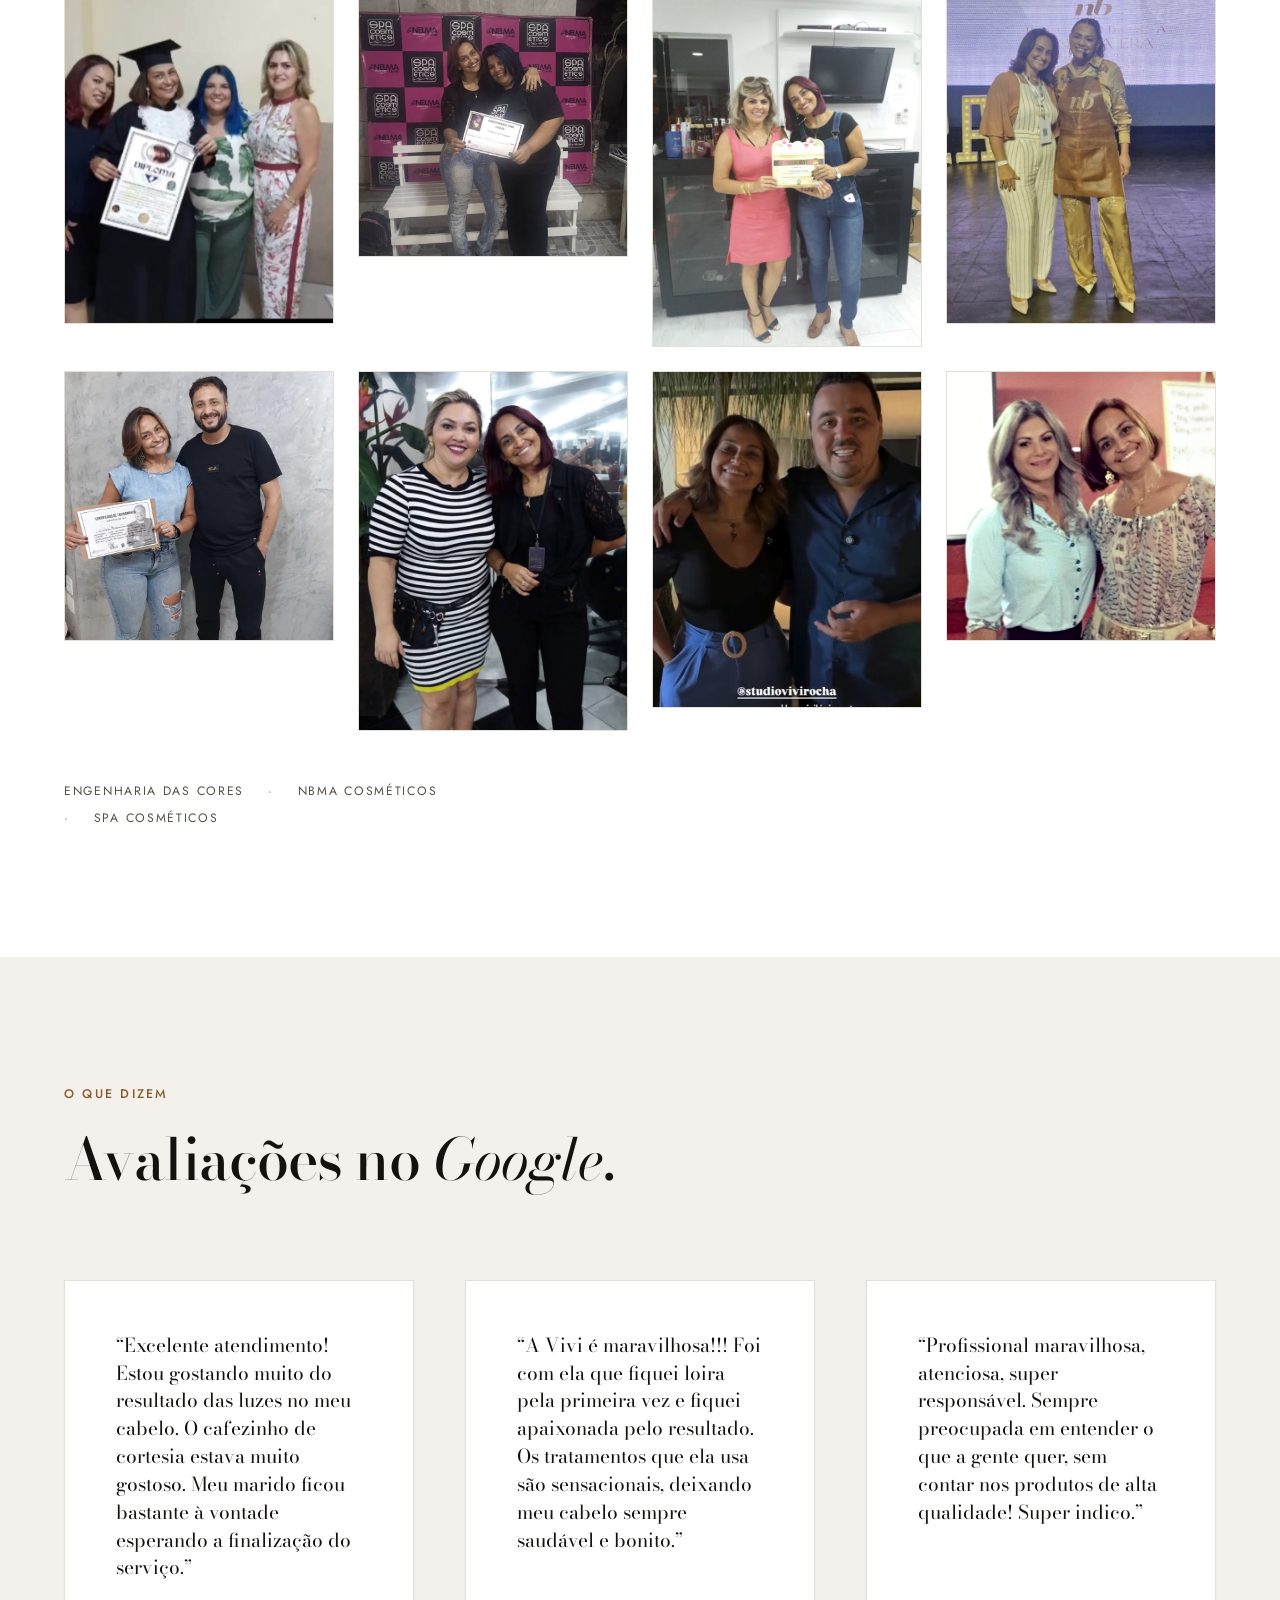
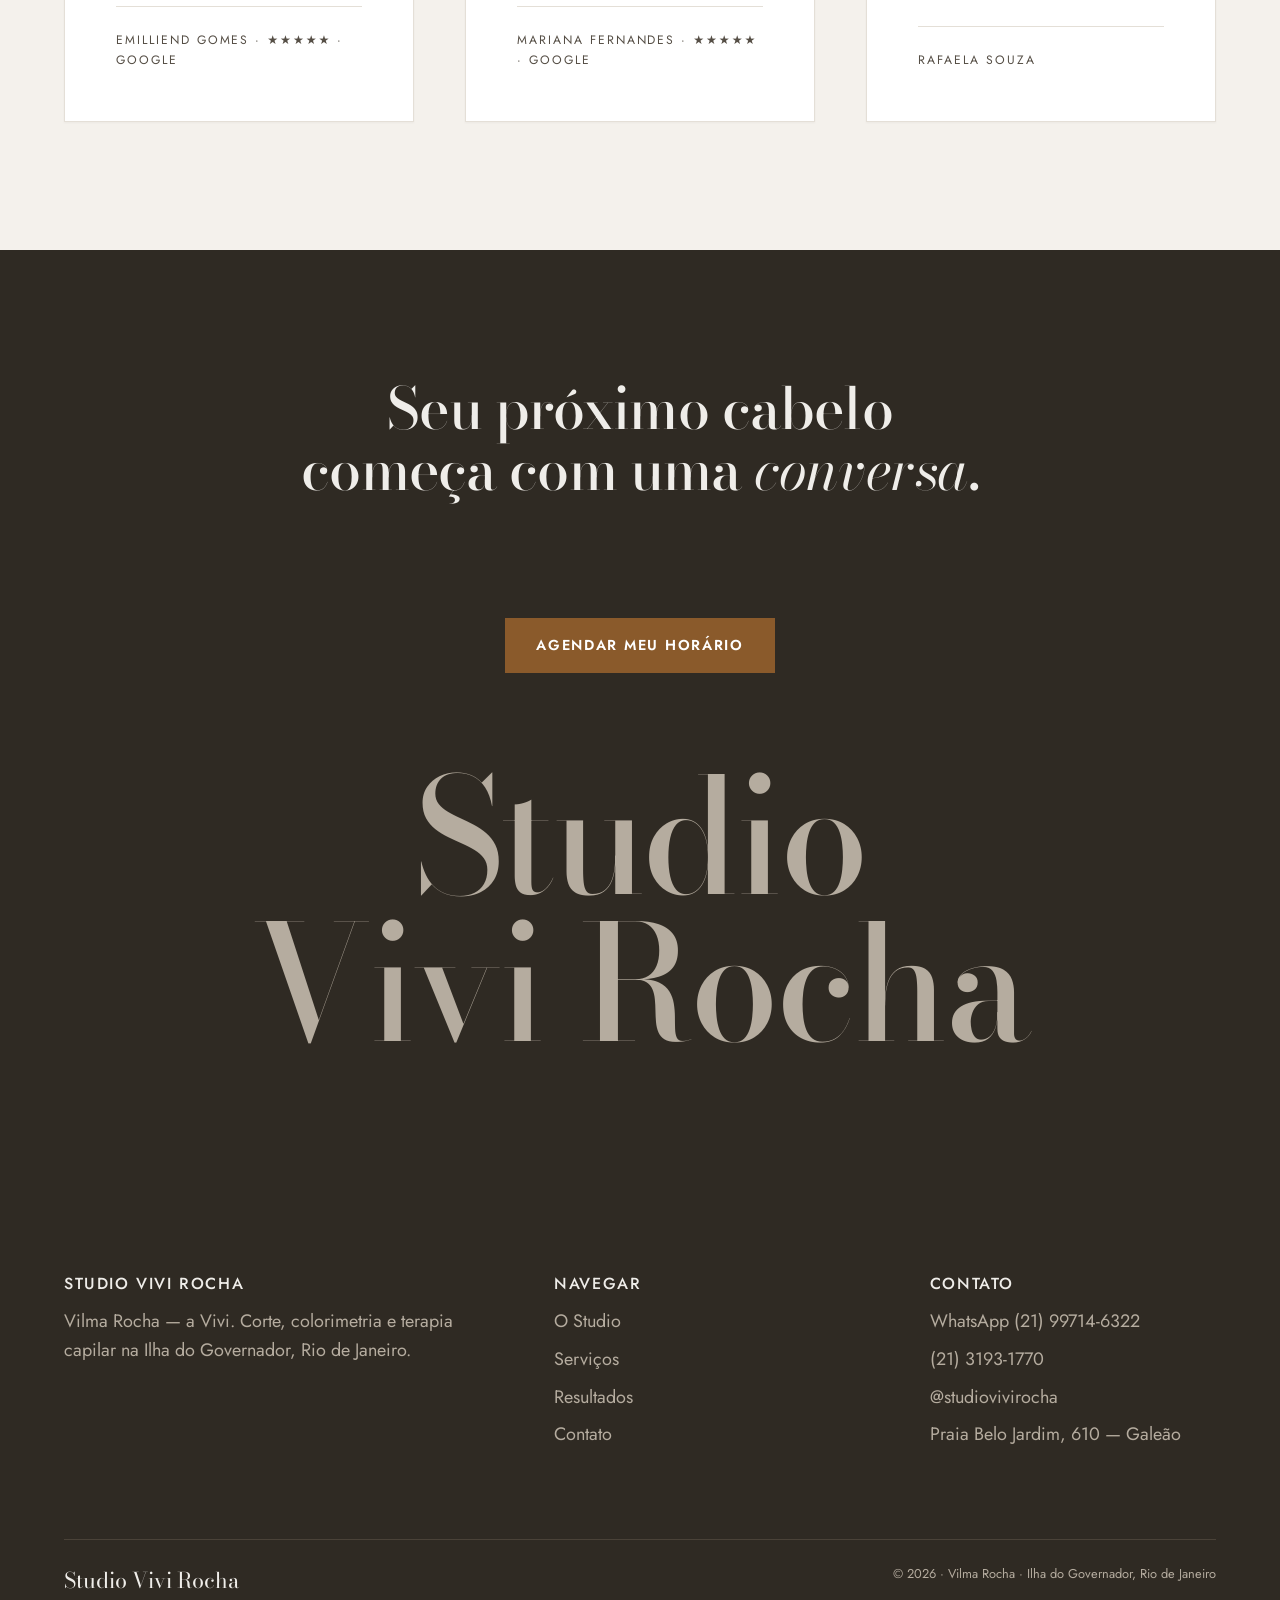
<file: sobre.html>
<!DOCTYPE html>
<html lang="pt-BR">
<head>
<meta charset="utf-8">
<meta name="viewport" content="width=device-width, initial-scale=1">
<meta name="robots" content="noindex, nofollow"><!-- PRÉVIA: remover quando o endereço for confirmado e o domínio final estiver de pé -->
<title>O Studio — Vilma &quot;Vivi&quot; Rocha, cabeleireira na Ilha do Governador</title>
<meta name="description" content="Quinze anos de formada em corte, colorimetria e terapia capilar. Conheça o método do teste de mecha e a formação da Vivi.">
<link rel="canonical" href="https://studiovivirocha.com.br/sobre.html">
<meta property="og:type" content="website">
<meta property="og:locale" content="pt_BR">
<meta property="og:site_name" content="Studio Vivi Rocha">
<meta property="og:title" content="O Studio — Vilma &quot;Vivi&quot; Rocha, cabeleireira na Ilha do Governador">
<meta property="og:description" content="Quinze anos de formada em corte, colorimetria e terapia capilar. Conheça o método do teste de mecha e a formação da Vivi.">
<meta property="og:url" content="https://studiovivirocha.com.br/sobre.html">
<meta property="og:image" content="https://studiovivirocha.com.br/assets/img/trabalhos/b.jpg">
<meta name="twitter:card" content="summary_large_image">
<meta name="theme-color" content="#EFEDE9">
<link rel="preconnect" href="https://fonts.googleapis.com">
<link rel="preconnect" href="https://fonts.gstatic.com" crossorigin>
<link rel="stylesheet" href="assets/css/style.css">
</head>
<body>
<a class="pular-para-conteudo" href="#conteudo">Pular para o conteúdo</a>
<header class="cabecalho" id="cabecalho">
  <div class="cabecalho__interno">
    <a class="marca" href="index.html">
      <span class="marca__nome">Studio Vivi Rocha</span>
      <span class="marca__local">Ilha do Governador · RJ</span>
    </a>
    <nav class="menu" aria-label="Principal">
      <a class="menu__link" href="index.html">Início</a>
      <a class="menu__link" href="sobre.html" aria-current="page">O Studio</a>
      <a class="menu__link" href="servicos.html">Serviços</a>
      <a class="menu__link" href="resultados.html">Resultados</a>
      <a class="menu__link" href="contato.html">Contato</a>
    </nav>
    <a class="btn btn--primario cabecalho__cta" href="https://wa.me/5521997146322?text=Oi%2C%20Vivi!%20Vim%20pelo%20site%20e%20quero%20agendar%20um%20hor%C3%A1rio." target="_blank" rel="noopener" data-agendar>Agendar</a>
    <button class="hamburguer" id="hamburguer" aria-expanded="false" aria-controls="painel" aria-label="Abrir menu">
      <span></span><span></span><span></span>
    </button>
  </div>
</header>
<div class="painel" id="painel" hidden>
  <nav class="painel__nav" aria-label="Menu">
    <a class="painel__link" href="index.html">Início</a>
    <a class="painel__link" href="sobre.html" aria-current="page">O Studio</a>
    <a class="painel__link" href="servicos.html">Serviços</a>
    <a class="painel__link" href="resultados.html">Resultados</a>
    <a class="painel__link" href="contato.html">Contato</a>
  </nav>
  <div class="painel__rodape">
    <p class="painel__contato">Praia Belo Jardim, 610 — Galeão<br>Ilha do Governador, Rio de Janeiro</p>
    <a class="btn btn--primario" href="https://wa.me/5521997146322?text=Oi%2C%20Vivi!%20Vim%20pelo%20site%20e%20quero%20agendar%20um%20hor%C3%A1rio." target="_blank" rel="noopener" data-agendar>Agendar pelo WhatsApp</a>
  </div>
</div>
<main id="conteudo">
  <section class="topo-pagina">
    <div class="container">
      <p class="migalha"><a href="index.html">Início</a> · O Studio</p>
      <h1>Beleza é técnica. E a técnica leva <em>tempo</em>.</h1>
      <p class="lead">Quinze anos, três especialidades e um método que começa sempre pelo mesmo lugar: o teste.</p>
    </div>
  </section>

  <section class="secao">
    <div class="container">
      <div class="editorial editorial--imagem-esq">
        <div class="editorial__midia rv">
          <div class="moldura"><img src="assets/img/vivi/retrato.jpg" alt="Vilma Rocha, a Vivi, cabeleireira do Studio Vivi Rocha" width="800" height="767" decoding="async"></div>
        </div>
        <div class="editorial__texto rv rv-d1">
          <p class="eyebrow">Quem atende você</p>
          <h2>Sou a <em>Vivi</em>.</h2>
          <p>Sou a Vilma Rocha, mais conhecida como Vivi. Formada na área há mais de 15 anos. Sou especialista em corte, colorimetria e terapia capilar.</p>
          <p>Minha paixão é poder valorizar sua beleza através de fios saudáveis, respeitando seu estilo e sua personalidade.</p>
          <p>Cada serviço é analisado, estudado e desenvolvido com muita técnica, produtos de alta qualidade e muito amor, totalmente especializado para você.</p>
          <p>Apaixonada por impactar a vida da cliente.</p>
        </div>
      </div>
    </div>
  </section>

  <section class="secao secao--dark" id="metodo">
    <div class="container">
      <div class="cabeca-secao">
        <p class="eyebrow rv">O método</p>
        <h2 class="rv rv-d1">Nenhuma química começa antes do <em>teste</em>.</h2>
        <p class="lead rv rv-d2">O medo de quem vai clarear o cabelo é sempre o mesmo, e é físico: estragar o fio. Por isso a ordem aqui é essa, e não outra.</p>
      </div>
      <div class="metodo">
        <div class="metodo__passo rv">
          <span class="metodo__n">01</span>
          <h3>O teste de mecha</h3>
          <p>Antes de qualquer clareamento, testo uma mecha do seu cabelo. É o teste que diz o que o fio aguenta — e ele vem antes da conversa sobre tom. Se o cabelo não estiver em condição, eu digo, e a gente trata primeiro.</p>
        </div>
        <div class="metodo__passo rv rv-d1">
          <span class="metodo__n">02</span>
          <h3>O tom estudado pela sua pele</h3>
          <p>Só depois do teste eu estudo qual tom combina com a sua cor de pele. Loiro bonito na foto e loiro bonito em você são coisas diferentes — e é essa diferença que faz o resultado parecer natural.</p>
        </div>
        <div class="metodo__passo rv rv-d2">
          <span class="metodo__n">03</span>
          <h3>O fio sai íntegro</h3>
          <p>Terapia capilar entra junto da cor, não depois do estrago. Cuidar da saúde dos seus fios e do couro cabeludo faz parte do serviço — não é venda adicional.</p>
        </div>
      </div>
    </div>
  </section>

  <section class="secao">
    <div class="container">
      <div class="cabeca-secao">
        <p class="eyebrow rv">Formação</p>
        <h2 class="rv rv-d1">Quinze anos de formada. E de <em>sala de aula</em>.</h2>
        <p class="lead rv rv-d2">Colorimetria muda. Produto muda. O que não muda é ter que estudar de novo. Estas são fotos de cursos, certificações e formaturas ao longo do caminho — tortas, de celular, do jeito que aconteceram.</p>
      </div>
      <div class="parede rv">
        <figure><div class="moldura"><img src="assets/img/cursos/formatura.jpg" alt="Vivi Rocha em cerimônia de formatura com beca e diploma" width="828" height="825" loading="lazy" decoding="async"></div></figure>
        <figure><div class="moldura"><img src="assets/img/cursos/nbma.jpg" alt="Vivi Rocha recebendo certificado em curso de cosméticos" width="960" height="960" loading="lazy" decoding="async"></div></figure>
        <figure><div class="moldura"><img src="assets/img/cursos/certificado.jpg" alt="Vivi Rocha com certificado de curso, no salão" width="1200" height="1600" loading="lazy" decoding="async"></div></figure>
        <figure><div class="moldura"><img src="assets/img/cursos/evento-nb.jpg" alt="Vivi Rocha em evento de formação profissional" width="828" height="865" loading="lazy" decoding="async"></div></figure>
        <figure><div class="moldura"><img src="assets/img/cursos/diploma.jpg" alt="Vivi Rocha com diploma de curso técnico" width="828" height="843" loading="lazy" decoding="async"></div></figure>
        <figure><div class="moldura"><img src="assets/img/cursos/bastidor.jpg" alt="Vivi Rocha nos bastidores de um curso de cabelo" width="881" height="960" loading="lazy" decoding="async"></div></figure>
        <figure><div class="moldura"><img src="assets/img/cursos/encontro.jpg" alt="Vivi Rocha em encontro de profissionais da beleza" width="828" height="1488" loading="lazy" decoding="async"></div></figure>
        <figure><div class="moldura"><img src="assets/img/cursos/turma.jpg" alt="Vivi Rocha com colegas de turma em curso de colorimetria" width="666" height="1184" loading="lazy" decoding="async"></div></figure>
      </div>
      <p class="selos rv"><span>Engenharia das Cores</span><span>NBMA Cosméticos</span><span>SPA Cosméticos</span></p>
    </div>
  </section>

  <section class="secao secao--alt">
    <div class="container">
      <div class="cabeca-secao">
        <p class="eyebrow rv">O que dizem</p>
        <h2 class="rv rv-d1">Avaliações no <em>Google</em>.</h2>
      </div>
      <div class="depoimentos">
        <article class="depoimento rv">
          <p class="depoimento__texto">“Excelente atendimento! Estou gostando muito do resultado das luzes no meu cabelo. O cafezinho de cortesia estava muito gostoso. Meu marido ficou bastante à vontade esperando a finalização do serviço.”</p>
          <p class="depoimento__autor">Emilliend Gomes · ★★★★★ · Google</p>
        </article>
        <article class="depoimento rv rv-d1">
          <p class="depoimento__texto">“A Vivi é maravilhosa!!! Foi com ela que fiquei loira pela primeira vez e fiquei apaixonada pelo resultado. Os tratamentos que ela usa são sensacionais, deixando meu cabelo sempre saudável e bonito.”</p>
          <p class="depoimento__autor">Mariana Fernandes · ★★★★★ · Google</p>
        </article>
        <article class="depoimento rv rv-d2">
          <p class="depoimento__texto">“Profissional maravilhosa, atenciosa, super responsável. Sempre preocupada em entender o que a gente quer, sem contar nos produtos de alta qualidade! Super indico.”</p>
          <p class="depoimento__autor">Rafaela Souza</p>
        </article>
      </div>
    </div>
  </section>
  <section class="secao secao--dark fechamento">
    <div class="container">
      <h2 class="rv">Seu próximo cabelo começa com uma <em>conversa</em>.</h2>
      <p class="lead rv rv-d1" style="margin-inline:auto">Me conta o que você quer, o que já fez no cabelo e quando pode vir. O resto a gente resolve junto.</p>
      <div class="acoes rv rv-d2" style="margin-top:var(--space-md)">
        <a class="btn btn--primario" href="https://wa.me/5521997146322?text=Oi%2C%20Vivi!%20Vim%20pelo%20site%20e%20quero%20agendar%20um%20hor%C3%A1rio." target="_blank" rel="noopener" data-agendar>Agendar meu horário</a>
      </div>
      <p class="wordmark rv rv-d3">Studio Vivi Rocha</p>
    </div>
  </section>
</main>
<footer class="rodape">
  <div class="container">
    <div class="rodape__grade">
      <div>
        <h3>Studio Vivi Rocha</h3>
        <p>Vilma Rocha — a Vivi. Corte, colorimetria e terapia capilar na Ilha do Governador, Rio de Janeiro.</p>
      </div>
      <div>
        <h3>Navegar</h3>
        <ul>
          <li><a href="sobre.html">O Studio</a></li>
          <li><a href="servicos.html">Serviços</a></li>
          <li><a href="resultados.html">Resultados</a></li>
          <li><a href="contato.html">Contato</a></li>
        </ul>
      </div>
      <div>
        <h3>Contato</h3>
        <ul>
          <li><a href="https://wa.me/5521997146322" target="_blank" rel="noopener">WhatsApp (21) 99714-6322</a></li>
          <li><a href="tel:+552131931770">(21) 3193-1770</a></li>
          <li><a href="https://www.instagram.com/studiovivirocha/" target="_blank" rel="noopener">@studiovivirocha</a></li>
          <li>Praia Belo Jardim, 610 — Galeão</li>
        </ul>
      </div>
    </div>
    <div class="rodape__base">
      <span class="rodape__marca">Studio Vivi Rocha</span>
      <span>© <span data-ano>2026</span> · Vilma Rocha · Ilha do Governador, Rio de Janeiro</span>
    </div>
  </div>
</footer>
<div class="barra-acao" id="barra-acao">
  <div class="barra-acao__texto">
    <span class="barra-acao__titulo">Studio Vivi Rocha</span>
    <span class="barra-acao__linha">Hora marcada · Galeão</span>
  </div>
  <a class="btn btn--primario" href="https://wa.me/5521997146322?text=Oi%2C%20Vivi!%20Vim%20pelo%20site%20e%20quero%20agendar%20um%20hor%C3%A1rio." target="_blank" rel="noopener" data-agendar>Agendar</a>
</div>
<script src="assets/js/main.js" defer></script>
</body>
</html>
</file>
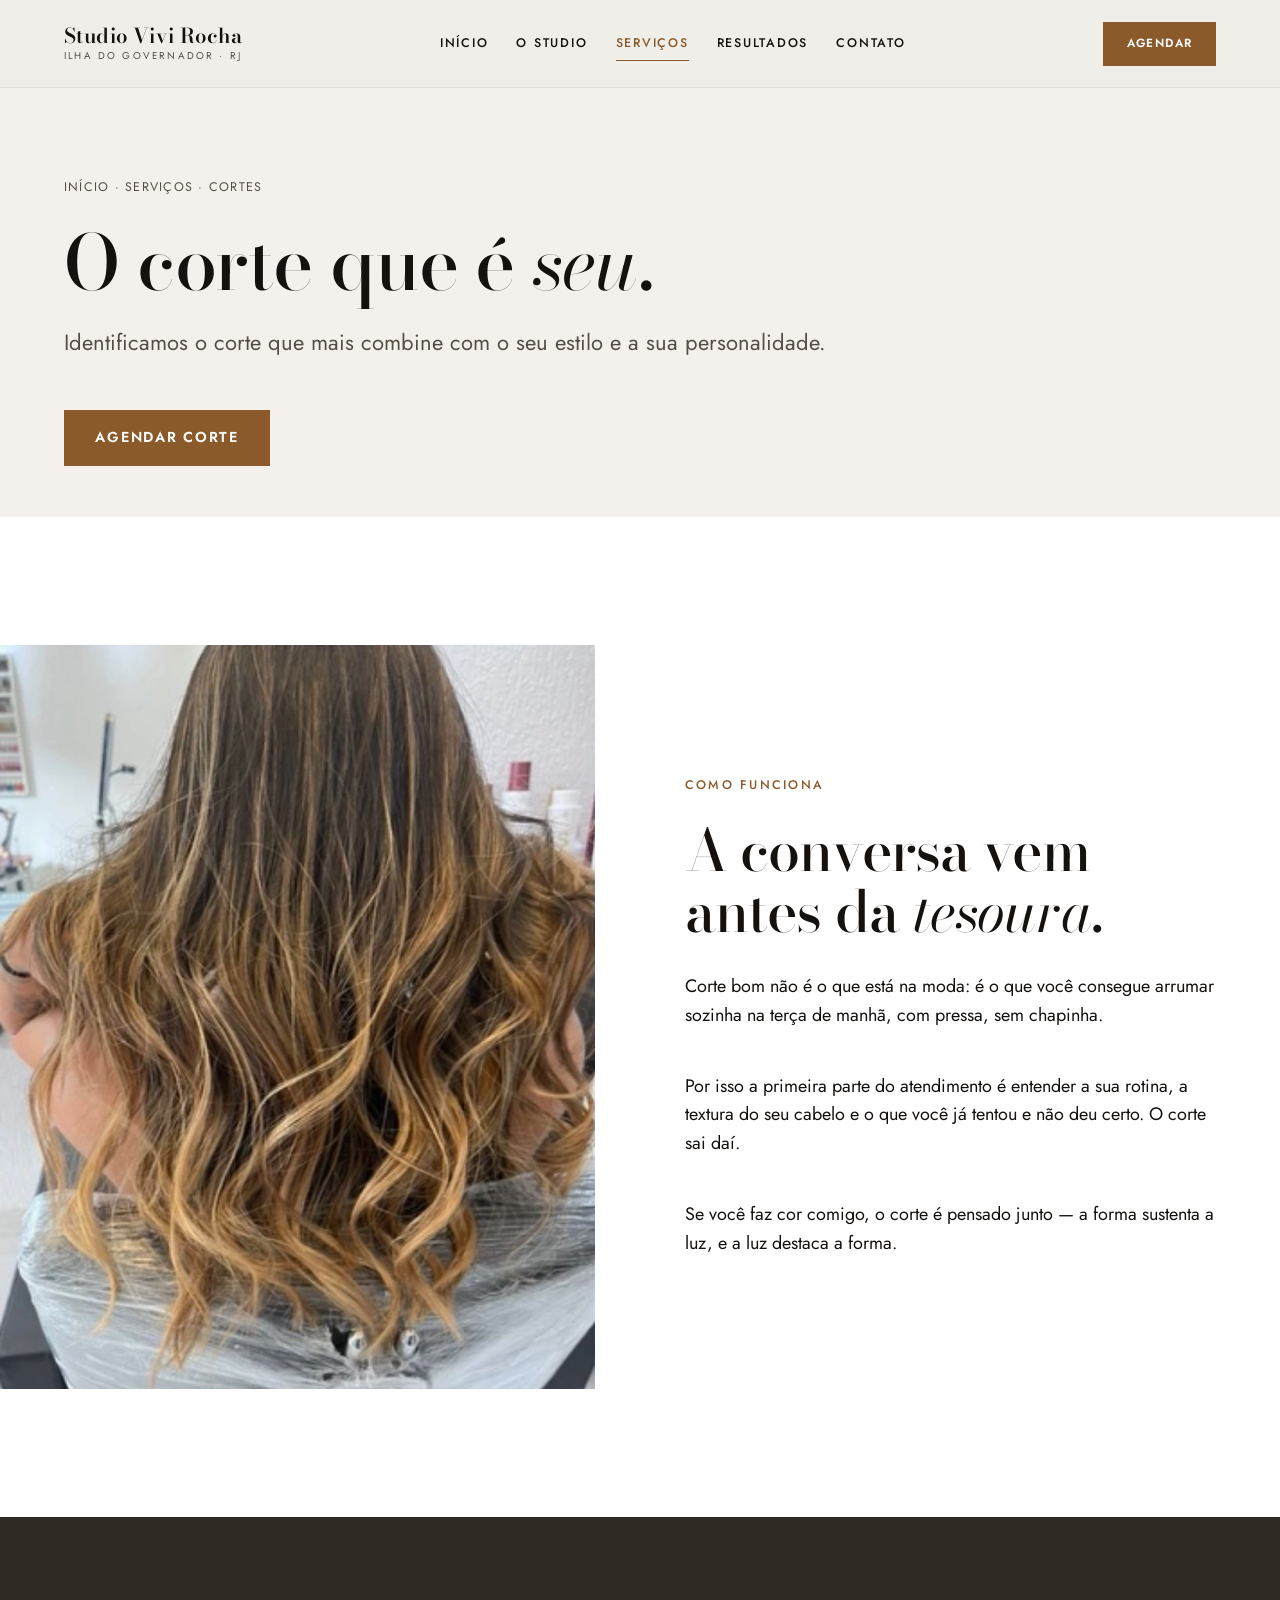
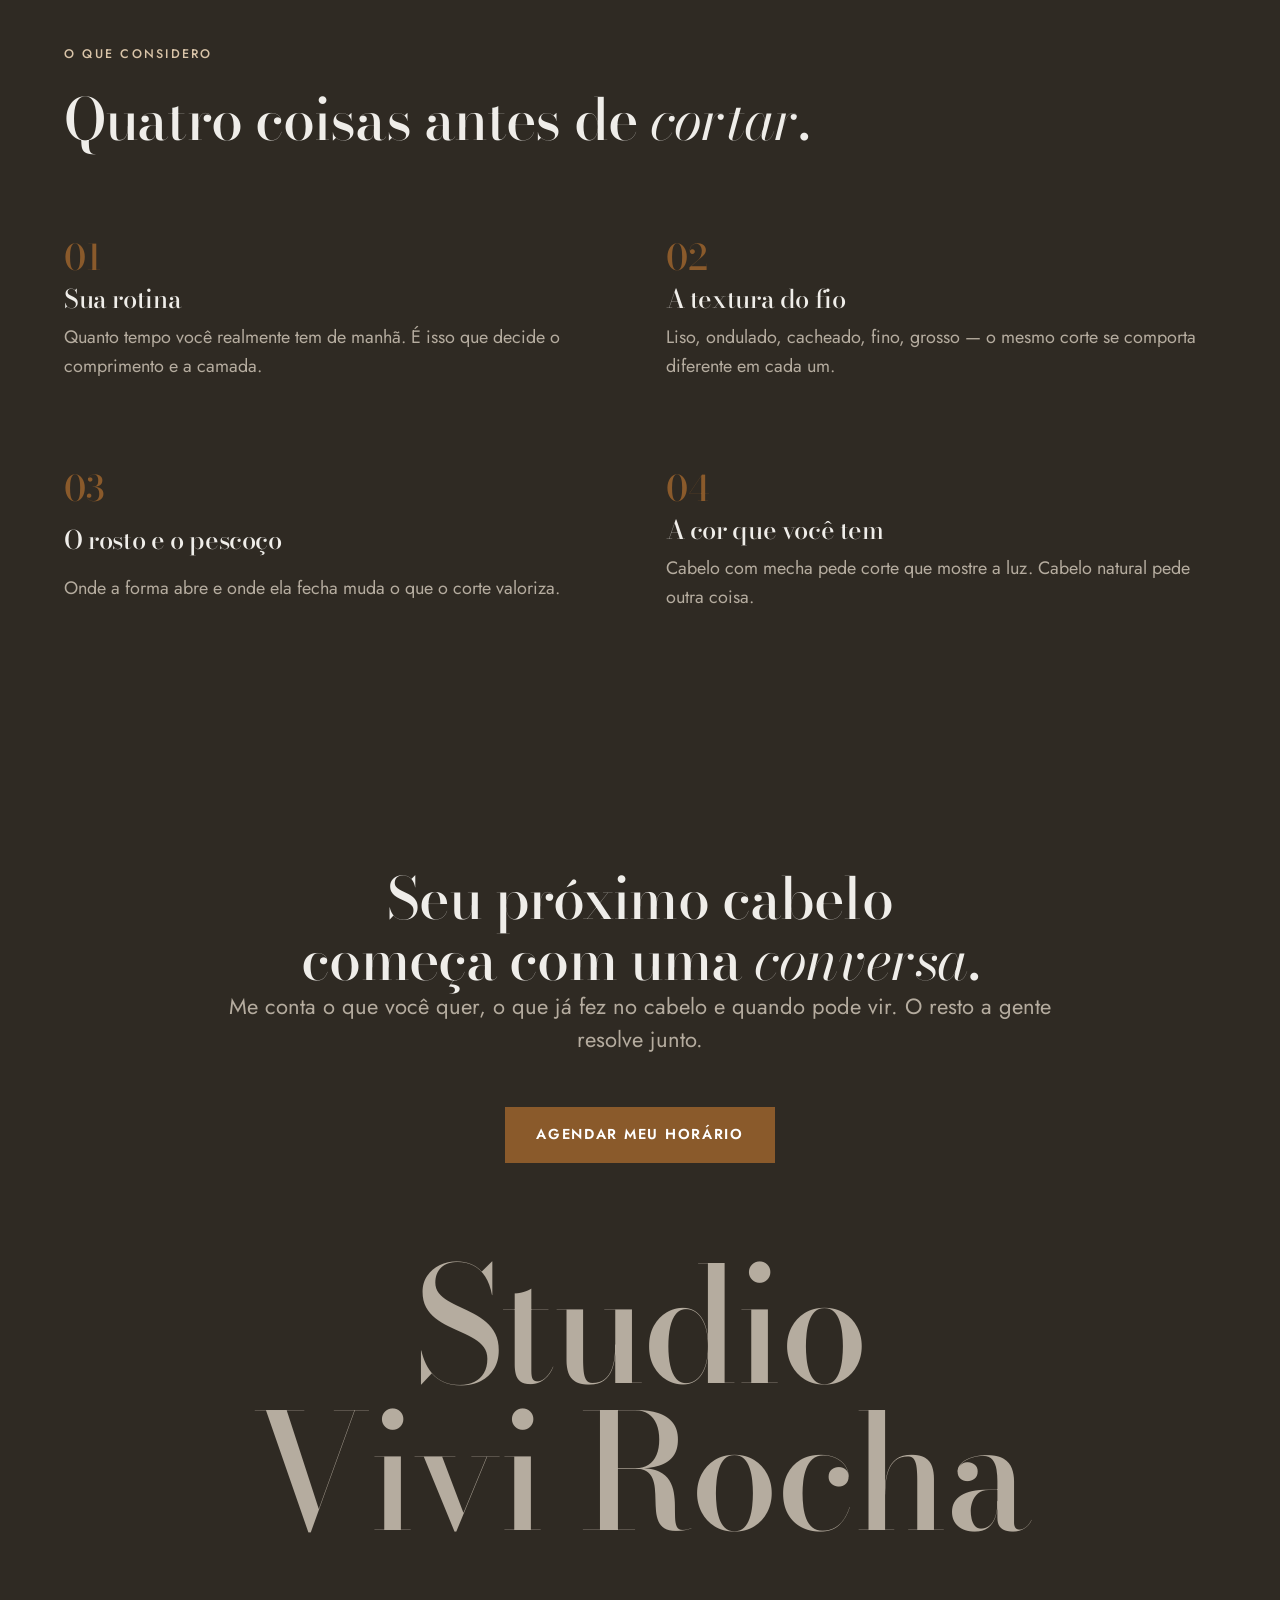
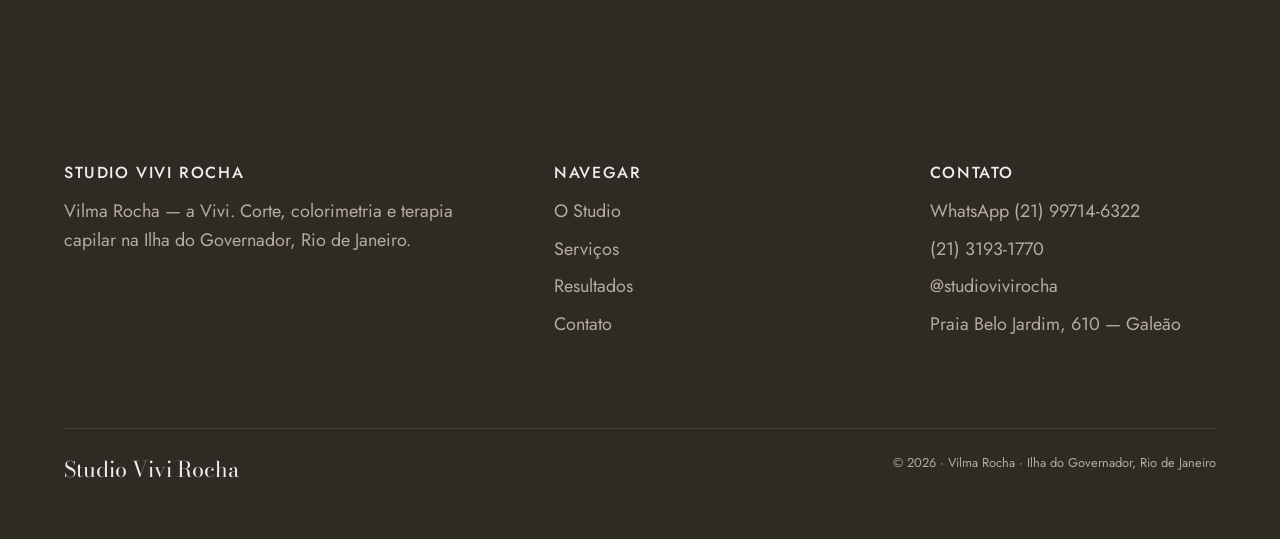
<file: servicos/cortes.html>
<!DOCTYPE html>
<html lang="pt-BR">
<head>
<meta charset="utf-8">
<meta name="viewport" content="width=device-width, initial-scale=1">
<meta name="robots" content="noindex, nofollow"><!-- PRÉVIA: remover quando o endereço for confirmado e o domínio final estiver de pé -->
<title>Corte de cabelo na Ilha do Governador — Studio Vivi Rocha</title>
<meta name="description" content="Corte identificado a partir do seu estilo e da sua personalidade, no Galeão, Ilha do Governador. Atendimento com hora marcada.">
<link rel="canonical" href="https://studiovivirocha.com.br/servicos/cortes.html">
<meta property="og:type" content="website"><meta property="og:locale" content="pt_BR">
<meta property="og:site_name" content="Studio Vivi Rocha">
<meta property="og:title" content="Corte de cabelo na Ilha do Governador — Studio Vivi Rocha"><meta property="og:description" content="Corte identificado a partir do seu estilo e da sua personalidade, no Galeão, Ilha do Governador. Atendimento com hora marcada.">
<meta property="og:url" content="https://studiovivirocha.com.br/servicos/cortes.html">
<meta property="og:image" content="https://studiovivirocha.com.br/assets/img/trabalhos/b.jpg">
<meta name="twitter:card" content="summary_large_image"><meta name="theme-color" content="#EFEDE9">
<link rel="preconnect" href="https://fonts.googleapis.com">
<link rel="preconnect" href="https://fonts.gstatic.com" crossorigin>
<link rel="stylesheet" href="../assets/css/style.css">
<script type="application/ld+json">
{"@context":"https://schema.org","@type":"Service","name":"Cortes","serviceType":"Cortes",
"provider":{"@type":"HairSalon","name":"Studio Vivi Rocha","telephone":"+5521997146322",
"address":{"@type":"PostalAddress","streetAddress":"Praia Belo Jardim, 610","addressLocality":"Galeão, Ilha do Governador","addressRegion":"RJ","postalCode":"21941-290","addressCountry":"BR"}},
"areaServed":{"@type":"Place","name":"Ilha do Governador, Rio de Janeiro"}}
</script>
</head>
<body>
<a class="pular-para-conteudo" href="#conteudo">Pular para o conteúdo</a>
<header class="cabecalho" id="cabecalho">
  <div class="cabecalho__interno">
    <a class="marca" href="../index.html">
      <span class="marca__nome">Studio Vivi Rocha</span>
      <span class="marca__local">Ilha do Governador · RJ</span>
    </a>
    <nav class="menu" aria-label="Principal">
      <a class="menu__link" href="../index.html">Início</a>
      <a class="menu__link" href="../sobre.html">O Studio</a>
      <a class="menu__link" href="../servicos.html" aria-current="page">Serviços</a>
      <a class="menu__link" href="../resultados.html">Resultados</a>
      <a class="menu__link" href="../contato.html">Contato</a>
    </nav>
    <a class="btn btn--primario cabecalho__cta" href="https://wa.me/5521997146322?text=Oi%2C%20Vivi!%20Vim%20pela%20p%C3%A1gina%20de%20Cortes%20e%20quero%20agendar." target="_blank" rel="noopener" data-agendar>Agendar</a>
    <button class="hamburguer" id="hamburguer" aria-expanded="false" aria-controls="painel" aria-label="Abrir menu">
      <span></span><span></span><span></span>
    </button>
  </div>
</header>
<div class="painel" id="painel" hidden>
  <nav class="painel__nav" aria-label="Menu">
    <a class="painel__link" href="../index.html">Início</a>
    <a class="painel__link" href="../sobre.html">O Studio</a>
    <a class="painel__link" href="../servicos.html" aria-current="page">Serviços</a>
    <a class="painel__link" href="../resultados.html">Resultados</a>
    <a class="painel__link" href="../contato.html">Contato</a>
  </nav>
  <div class="painel__rodape">
    <p class="painel__contato">Praia Belo Jardim, 610 — Galeão<br>Ilha do Governador, Rio de Janeiro</p>
    <a class="btn btn--primario" href="https://wa.me/5521997146322?text=Oi%2C%20Vivi!%20Vim%20pela%20p%C3%A1gina%20de%20Cortes%20e%20quero%20agendar." target="_blank" rel="noopener" data-agendar>Agendar pelo WhatsApp</a>
  </div>
</div>
<main id="conteudo">
  <section class="topo-pagina">
    <div class="container">
      <p class="migalha"><a href="../index.html">Início</a> · <a href="../servicos.html">Serviços</a> · Cortes</p>
      <h1>O corte que é <em>seu</em>.</h1>
      <p class="lead">Identificamos o corte que mais combine com o seu estilo e a sua personalidade.</p>
      <div class="acoes" style="margin-top:var(--space-md)">
        <a class="btn btn--primario" href="https://wa.me/5521997146322?text=Oi%2C%20Vivi!%20Vim%20pela%20p%C3%A1gina%20de%20Cortes%20e%20quero%20agendar." target="_blank" rel="noopener" data-agendar>Agendar corte</a>
      </div>
    </div>
  </section>

  <section class="secao">
    <div class="container">
      <div class="editorial editorial--imagem-esq">
        <div class="editorial__midia rv">
          <div class="moldura"><img src="../assets/img/trabalhos/c.jpg" alt="Corte com movimento em cabelo iluminado" width="1036" height="1400" decoding="async"></div>
        </div>
        <div class="editorial__texto rv rv-d1">
          <p class="eyebrow">Como funciona</p>
          <h2>A conversa vem antes da <em>tesoura</em>.</h2>
          <p>Corte bom não é o que está na moda: é o que você consegue arrumar sozinha na terça de manhã, com pressa, sem chapinha.</p>
          <p>Por isso a primeira parte do atendimento é entender a sua rotina, a textura do seu cabelo e o que você já tentou e não deu certo. O corte sai daí.</p>
          <p>Se você faz cor comigo, o corte é pensado junto — a forma sustenta a luz, e a luz destaca a forma.</p>
        </div>
      </div>
    </div>
  </section>

  <section class="secao secao--dark">
    <div class="container">
      <div class="cabeca-secao"><p class="eyebrow rv">O que considero</p><h2 class="rv rv-d1">Quatro coisas antes de <em>cortar</em>.</h2></div>
      <div class="passos">
        <div class="passo rv"><h3>Sua rotina</h3><p>Quanto tempo você realmente tem de manhã. É isso que decide o comprimento e a camada.</p></div>
        <div class="passo rv rv-d1"><h3>A textura do fio</h3><p>Liso, ondulado, cacheado, fino, grosso — o mesmo corte se comporta diferente em cada um.</p></div>
        <div class="passo rv rv-d2"><h3>O rosto e o pescoço</h3><p>Onde a forma abre e onde ela fecha muda o que o corte valoriza.</p></div>
        <div class="passo rv rv-d3"><h3>A cor que você tem</h3><p>Cabelo com mecha pede corte que mostre a luz. Cabelo natural pede outra coisa.</p></div>
      </div>
    </div>
  </section>
  <section class="secao secao--dark fechamento">
    <div class="container">
      <h2 class="rv">Seu próximo cabelo começa com uma <em>conversa</em>.</h2>
      <p class="lead rv rv-d1" style="margin-inline:auto">Me conta o que você quer, o que já fez no cabelo e quando pode vir. O resto a gente resolve junto.</p>
      <div class="acoes rv rv-d2" style="margin-top:var(--space-md)">
        <a class="btn btn--primario" href="https://wa.me/5521997146322?text=Oi%2C%20Vivi!%20Vim%20pela%20p%C3%A1gina%20de%20Cortes%20e%20quero%20agendar." target="_blank" rel="noopener" data-agendar>Agendar meu horário</a>
      </div>
      <p class="wordmark rv rv-d3">Studio Vivi Rocha</p>
    </div>
  </section>
</main>
<footer class="rodape">
  <div class="container">
    <div class="rodape__grade">
      <div>
        <h3>Studio Vivi Rocha</h3>
        <p>Vilma Rocha — a Vivi. Corte, colorimetria e terapia capilar na Ilha do Governador, Rio de Janeiro.</p>
      </div>
      <div>
        <h3>Navegar</h3>
        <ul>
          <li><a href="../sobre.html">O Studio</a></li>
          <li><a href="../servicos.html">Serviços</a></li>
          <li><a href="../resultados.html">Resultados</a></li>
          <li><a href="../contato.html">Contato</a></li>
        </ul>
      </div>
      <div>
        <h3>Contato</h3>
        <ul>
          <li><a href="https://wa.me/5521997146322" target="_blank" rel="noopener">WhatsApp (21) 99714-6322</a></li>
          <li><a href="tel:+552131931770">(21) 3193-1770</a></li>
          <li><a href="https://www.instagram.com/studiovivirocha/" target="_blank" rel="noopener">@studiovivirocha</a></li>
          <li>Praia Belo Jardim, 610 — Galeão</li>
        </ul>
      </div>
    </div>
    <div class="rodape__base">
      <span class="rodape__marca">Studio Vivi Rocha</span>
      <span>© <span data-ano>2026</span> · Vilma Rocha · Ilha do Governador, Rio de Janeiro</span>
    </div>
  </div>
</footer>
<div class="barra-acao" id="barra-acao">
  <div class="barra-acao__texto">
    <span class="barra-acao__titulo">Studio Vivi Rocha</span>
    <span class="barra-acao__linha">Hora marcada · Galeão</span>
  </div>
  <a class="btn btn--primario" href="https://wa.me/5521997146322?text=Oi%2C%20Vivi!%20Vim%20pela%20p%C3%A1gina%20de%20Cortes%20e%20quero%20agendar." target="_blank" rel="noopener" data-agendar>Agendar</a>
</div>
<script src="../assets/js/main.js" defer></script>
</body>
</html>
</file>
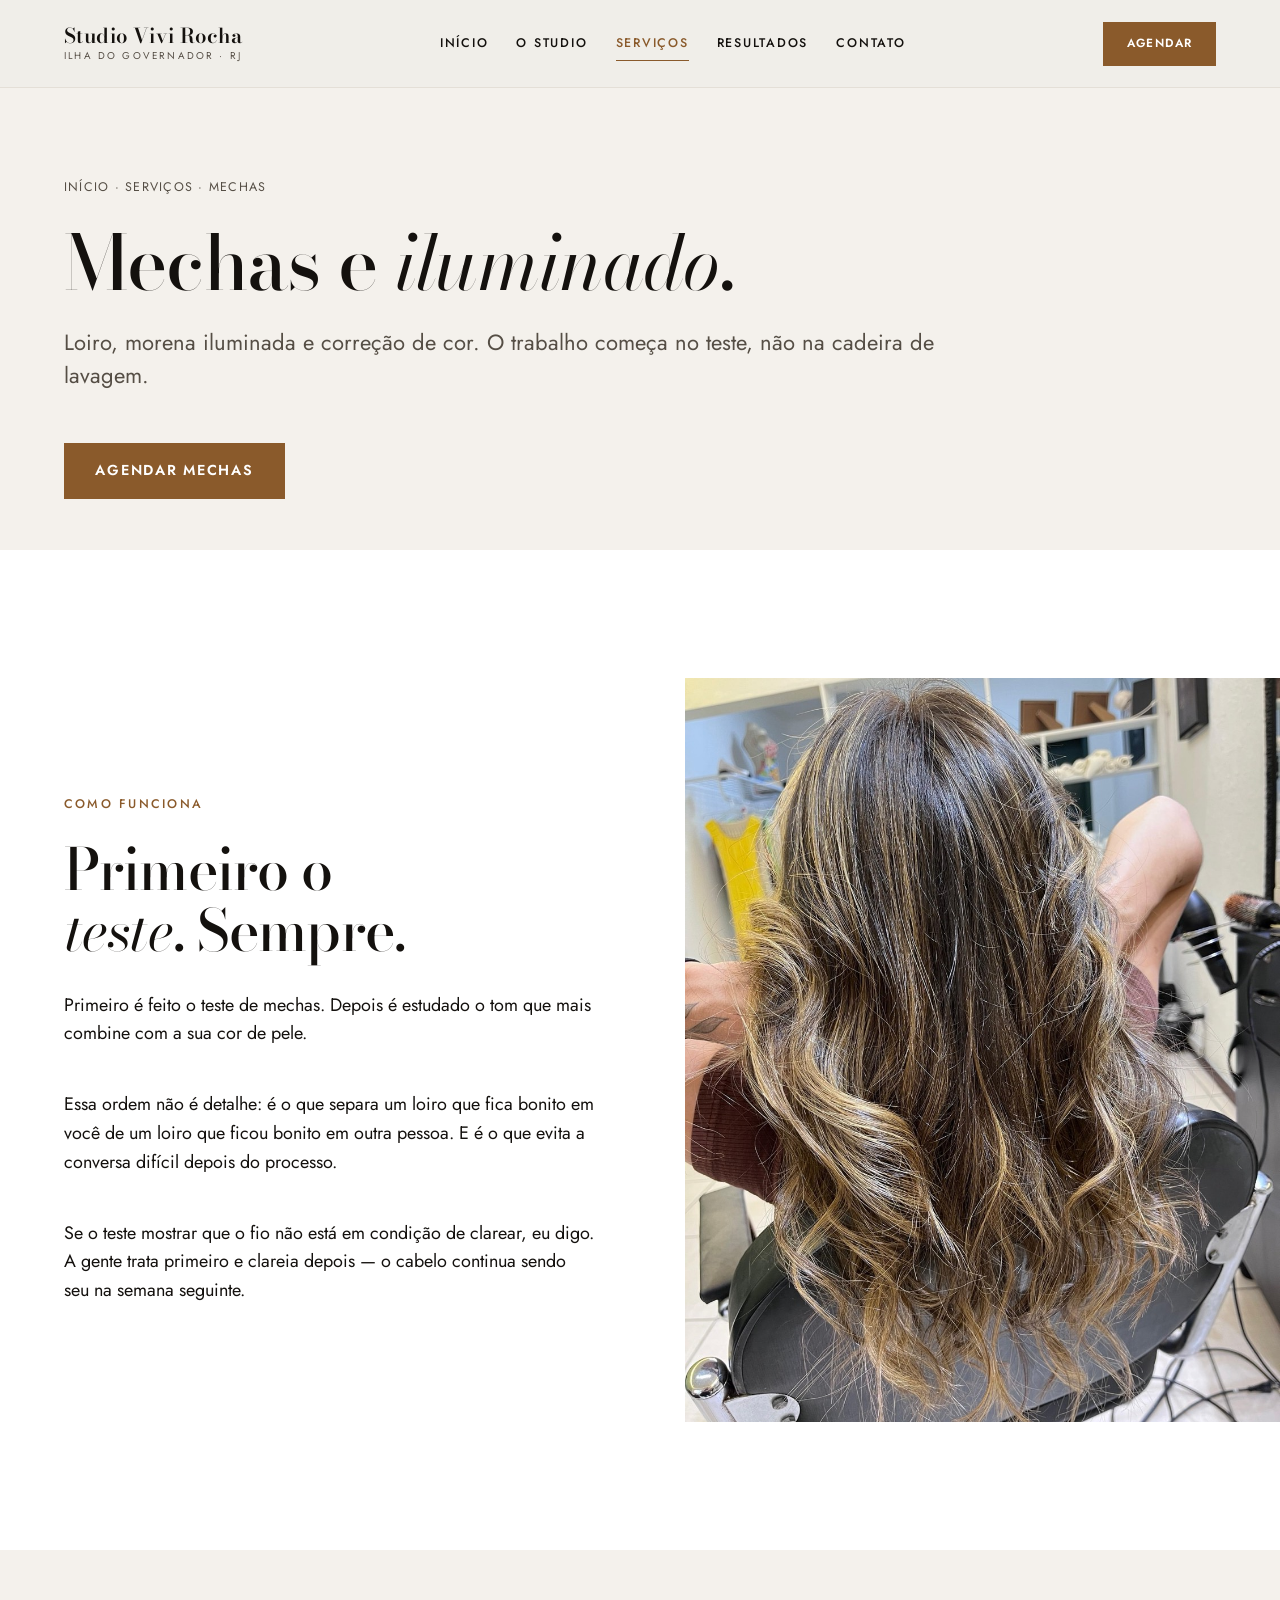
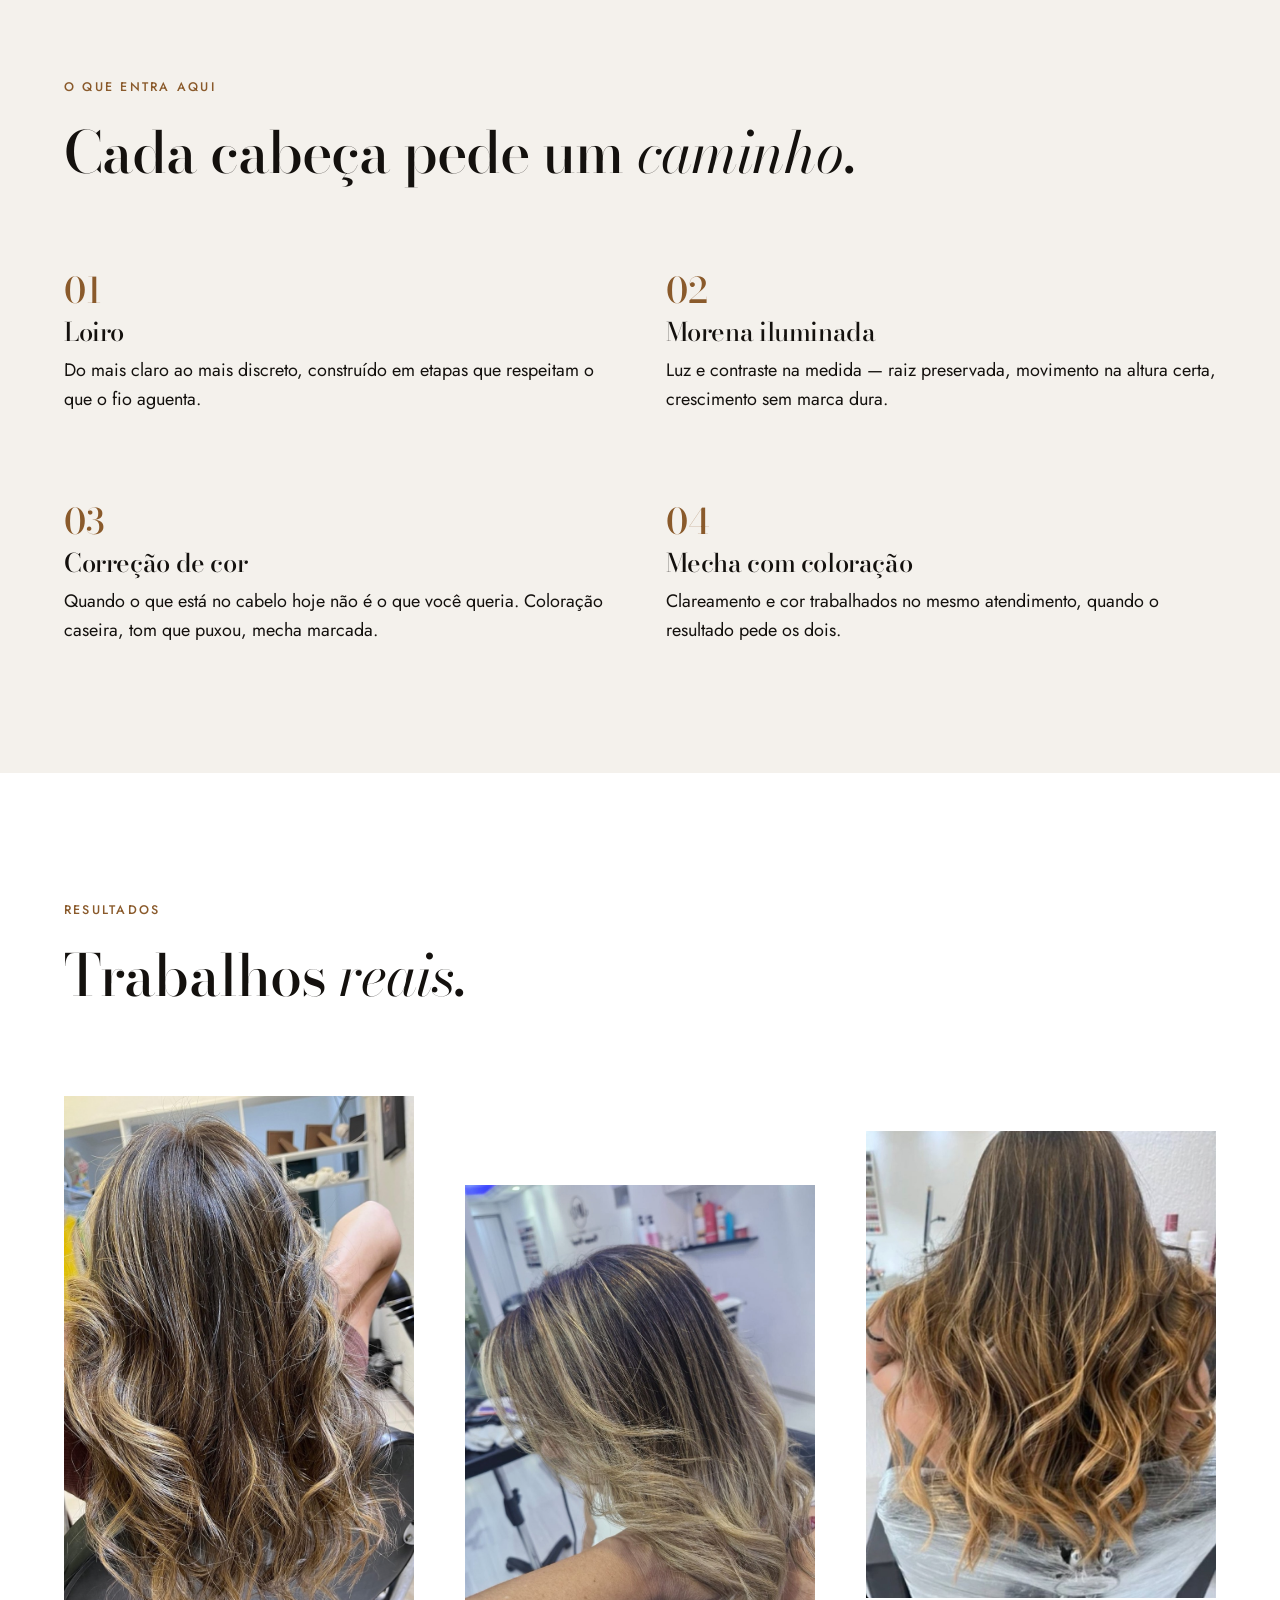
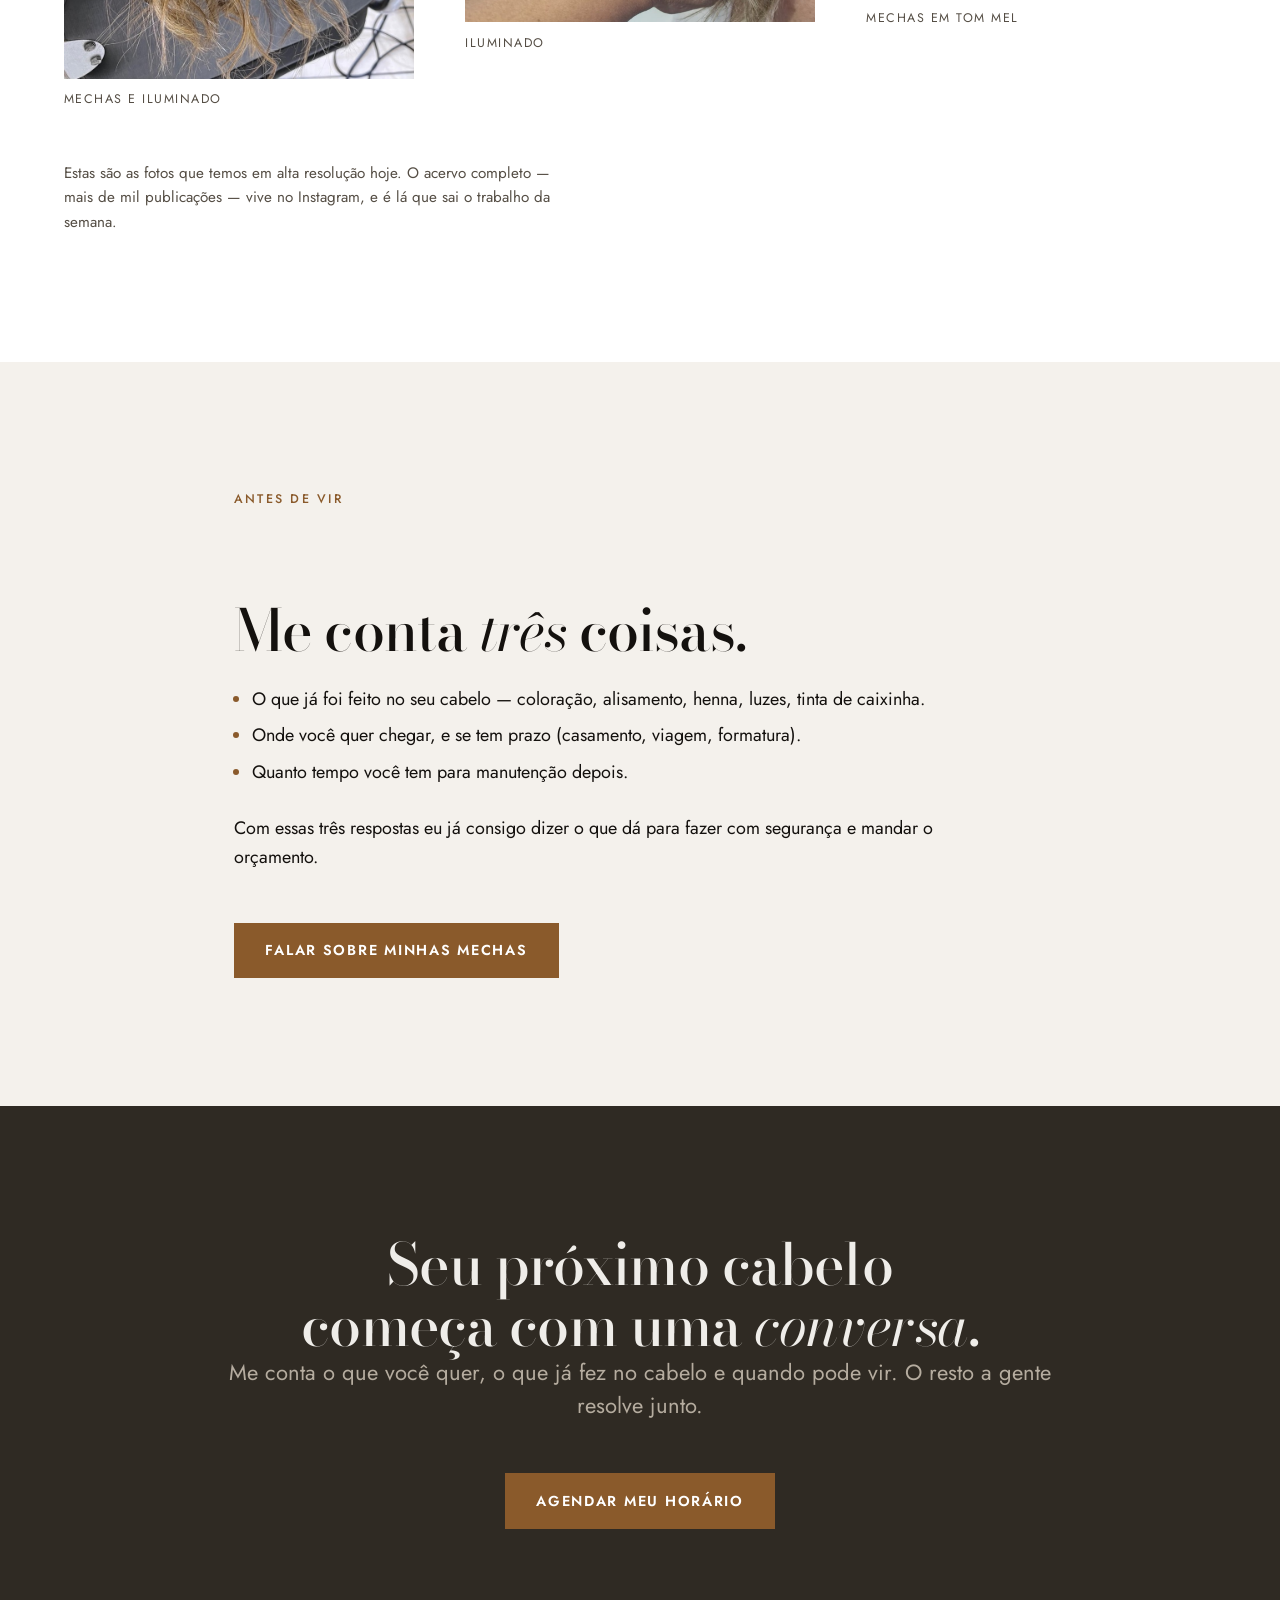
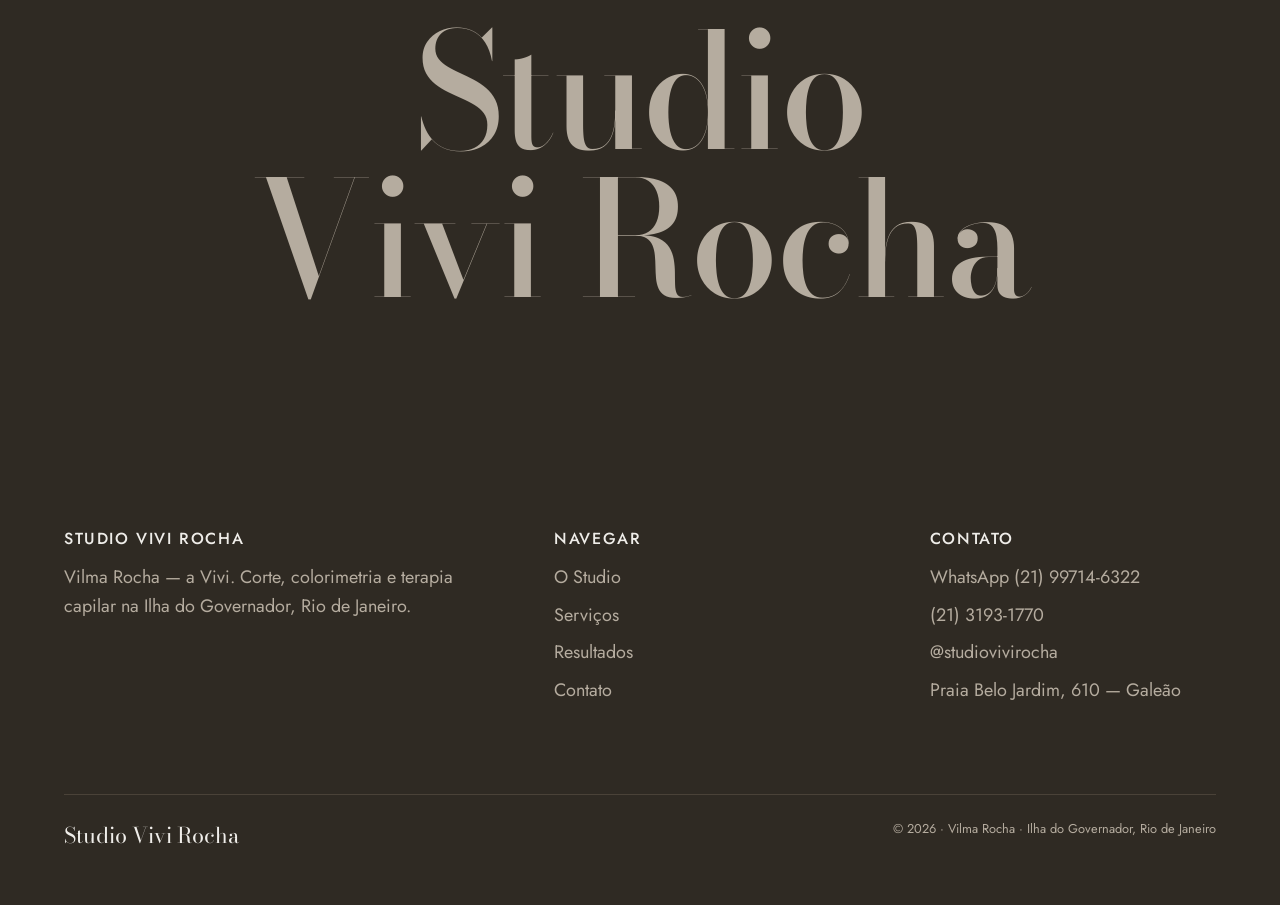
<file: servicos/mechas.html>
<!DOCTYPE html>
<html lang="pt-BR">
<head>
<meta charset="utf-8">
<meta name="viewport" content="width=device-width, initial-scale=1">
<meta name="robots" content="noindex, nofollow"><!-- PRÉVIA: remover quando o endereço for confirmado e o domínio final estiver de pé -->
<title>Mechas e iluminado na Ilha do Governador — Studio Vivi Rocha</title>
<meta name="description" content="Loiro, morena iluminada e correção de cor no Galeão. O teste de mecha vem antes de qualquer química, e o tom é estudado pela sua cor de pele.">
<link rel="canonical" href="https://studiovivirocha.com.br/servicos/mechas.html">
<meta property="og:type" content="website">
<meta property="og:locale" content="pt_BR">
<meta property="og:site_name" content="Studio Vivi Rocha">
<meta property="og:title" content="Mechas e iluminado na Ilha do Governador — Studio Vivi Rocha">
<meta property="og:description" content="Loiro, morena iluminada e correção de cor no Galeão. O teste de mecha vem antes de qualquer química, e o tom é estudado pela sua cor de pele.">
<meta property="og:url" content="https://studiovivirocha.com.br/servicos/mechas.html">
<meta property="og:image" content="https://studiovivirocha.com.br/assets/img/trabalhos/b.jpg">
<meta name="twitter:card" content="summary_large_image">
<meta name="theme-color" content="#EFEDE9">
<link rel="preconnect" href="https://fonts.googleapis.com">
<link rel="preconnect" href="https://fonts.gstatic.com" crossorigin>
<link rel="stylesheet" href="../assets/css/style.css">
<script type="application/ld+json">
{"@context":"https://schema.org","@type":"Service","name":"Mechas e iluminado","serviceType":"Mechas e iluminado",
"provider":{"@type":"HairSalon","name":"Studio Vivi Rocha","telephone":"+5521997146322",
"address":{"@type":"PostalAddress","streetAddress":"Praia Belo Jardim, 610","addressLocality":"Galeão, Ilha do Governador","addressRegion":"RJ","postalCode":"21941-290","addressCountry":"BR"}},
"areaServed":{"@type":"Place","name":"Ilha do Governador, Rio de Janeiro"}}
</script>
</head>
<body>
<a class="pular-para-conteudo" href="#conteudo">Pular para o conteúdo</a>
<header class="cabecalho" id="cabecalho">
  <div class="cabecalho__interno">
    <a class="marca" href="../index.html">
      <span class="marca__nome">Studio Vivi Rocha</span>
      <span class="marca__local">Ilha do Governador · RJ</span>
    </a>
    <nav class="menu" aria-label="Principal">
      <a class="menu__link" href="../index.html">Início</a>
      <a class="menu__link" href="../sobre.html">O Studio</a>
      <a class="menu__link" href="../servicos.html" aria-current="page">Serviços</a>
      <a class="menu__link" href="../resultados.html">Resultados</a>
      <a class="menu__link" href="../contato.html">Contato</a>
    </nav>
    <a class="btn btn--primario cabecalho__cta" href="https://wa.me/5521997146322?text=Oi%2C%20Vivi!%20Vim%20pela%20p%C3%A1gina%20de%20Mechas%20e%20quero%20agendar." target="_blank" rel="noopener" data-agendar>Agendar</a>
    <button class="hamburguer" id="hamburguer" aria-expanded="false" aria-controls="painel" aria-label="Abrir menu">
      <span></span><span></span><span></span>
    </button>
  </div>
</header>
<div class="painel" id="painel" hidden>
  <nav class="painel__nav" aria-label="Menu">
    <a class="painel__link" href="../index.html">Início</a>
    <a class="painel__link" href="../sobre.html">O Studio</a>
    <a class="painel__link" href="../servicos.html" aria-current="page">Serviços</a>
    <a class="painel__link" href="../resultados.html">Resultados</a>
    <a class="painel__link" href="../contato.html">Contato</a>
  </nav>
  <div class="painel__rodape">
    <p class="painel__contato">Praia Belo Jardim, 610 — Galeão<br>Ilha do Governador, Rio de Janeiro</p>
    <a class="btn btn--primario" href="https://wa.me/5521997146322?text=Oi%2C%20Vivi!%20Vim%20pela%20p%C3%A1gina%20de%20Mechas%20e%20quero%20agendar." target="_blank" rel="noopener" data-agendar>Agendar pelo WhatsApp</a>
  </div>
</div>
<main id="conteudo">
  <section class="topo-pagina">
    <div class="container">
      <p class="migalha"><a href="../index.html">Início</a> · <a href="../servicos.html">Serviços</a> · Mechas</p>
      <h1>Mechas e <em>iluminado</em>.</h1>
      <p class="lead">Loiro, morena iluminada e correção de cor. O trabalho começa no teste, não na cadeira de lavagem.</p>
      <div class="acoes" style="margin-top:var(--space-md)">
        <a class="btn btn--primario" href="https://wa.me/5521997146322?text=Oi%2C%20Vivi!%20Vim%20pela%20p%C3%A1gina%20de%20Mechas%20e%20quero%20agendar." target="_blank" rel="noopener" data-agendar>Agendar mechas</a>
      </div>
    </div>
  </section>

  <section class="secao">
    <div class="container">
      <div class="editorial editorial--imagem-dir">
        <div class="editorial__midia rv">
          <div class="moldura"><img src="../assets/img/trabalhos/a.jpg" alt="Mechas loiras longas com raiz esfumada" width="1050" height="1400" decoding="async"></div>
        </div>
        <div class="editorial__texto rv rv-d1">
          <p class="eyebrow">Como funciona</p>
          <h2>Primeiro o <em>teste</em>. Sempre.</h2>
          <p>Primeiro é feito o teste de mechas. Depois é estudado o tom que mais combine com a sua cor de pele.</p>
          <p>Essa ordem não é detalhe: é o que separa um loiro que fica bonito em você de um loiro que ficou bonito em outra pessoa. E é o que evita a conversa difícil depois do processo.</p>
          <p>Se o teste mostrar que o fio não está em condição de clarear, eu digo. A gente trata primeiro e clareia depois — o cabelo continua sendo seu na semana seguinte.</p>
        </div>
      </div>
    </div>
  </section>

  <section class="secao secao--alt">
    <div class="container">
      <div class="cabeca-secao">
        <p class="eyebrow rv">O que entra aqui</p>
        <h2 class="rv rv-d1">Cada cabeça pede um <em>caminho</em>.</h2>
      </div>
      <div class="passos">
        <div class="passo rv"><h3>Loiro</h3><p>Do mais claro ao mais discreto, construído em etapas que respeitam o que o fio aguenta.</p></div>
        <div class="passo rv rv-d1"><h3>Morena iluminada</h3><p>Luz e contraste na medida — raiz preservada, movimento na altura certa, crescimento sem marca dura.</p></div>
        <div class="passo rv rv-d2"><h3>Correção de cor</h3><p>Quando o que está no cabelo hoje não é o que você queria. Coloração caseira, tom que puxou, mecha marcada.</p></div>
        <div class="passo rv rv-d3"><h3>Mecha com coloração</h3><p>Clareamento e cor trabalhados no mesmo atendimento, quando o resultado pede os dois.</p></div>
      </div>
    </div>
  </section>

  <section class="secao">
    <div class="container">
      <div class="cabeca-secao"><p class="eyebrow rv">Resultados</p><h2 class="rv rv-d1">Trabalhos <em>reais</em>.</h2></div>
      <div class="galeria galeria--tres rv">
        <figure><div class="moldura"><img src="../assets/img/trabalhos/a.jpg" alt="Mechas iluminadas com raiz esfumada e pontas claras, feitas no studio" width="1050" height="1400" loading="lazy" decoding="async"></div><figcaption>Mechas e iluminado</figcaption></figure>
        <figure><div class="moldura"><img src="../assets/img/trabalhos/b.jpg" alt="Cabelo com transição suave do castanho para o loiro, visto de lado" width="1050" height="1400" loading="lazy" decoding="async"></div><figcaption>Iluminado</figcaption></figure>
        <figure><div class="moldura"><img src="../assets/img/trabalhos/c.jpg" alt="Ondulado com mechas em tom mel" width="1036" height="1400" loading="lazy" decoding="async"></div><figcaption>Mechas em tom mel</figcaption></figure>
      </div>
      <p class="nota-galeria rv">Estas são as fotos que temos em alta resolução hoje. O acervo completo — mais de mil publicações — vive no Instagram, e é lá que sai o trabalho da semana.</p>
    </div>
  </section>

  <section class="secao secao--alt">
    <div class="container container--estreito">
      <div class="prosa rv">
        <p class="eyebrow">Antes de vir</p>
        <h2>Me conta <em>três</em> coisas.</h2>
        <ul>
          <li>O que já foi feito no seu cabelo — coloração, alisamento, henna, luzes, tinta de caixinha.</li>
          <li>Onde você quer chegar, e se tem prazo (casamento, viagem, formatura).</li>
          <li>Quanto tempo você tem para manutenção depois.</li>
        </ul>
        <p>Com essas três respostas eu já consigo dizer o que dá para fazer com segurança e mandar o orçamento.</p>
        <div class="acoes" style="margin-top:var(--space-md)">
          <a class="btn btn--primario" href="https://wa.me/5521997146322?text=Oi%2C%20Vivi!%20Vim%20pela%20p%C3%A1gina%20de%20Mechas%20e%20quero%20agendar." target="_blank" rel="noopener" data-agendar>Falar sobre minhas mechas</a>
        </div>
      </div>
    </div>
  </section>
  <section class="secao secao--dark fechamento">
    <div class="container">
      <h2 class="rv">Seu próximo cabelo começa com uma <em>conversa</em>.</h2>
      <p class="lead rv rv-d1" style="margin-inline:auto">Me conta o que você quer, o que já fez no cabelo e quando pode vir. O resto a gente resolve junto.</p>
      <div class="acoes rv rv-d2" style="margin-top:var(--space-md)">
        <a class="btn btn--primario" href="https://wa.me/5521997146322?text=Oi%2C%20Vivi!%20Vim%20pela%20p%C3%A1gina%20de%20Mechas%20e%20quero%20agendar." target="_blank" rel="noopener" data-agendar>Agendar meu horário</a>
      </div>
      <p class="wordmark rv rv-d3">Studio Vivi Rocha</p>
    </div>
  </section>
</main>
<footer class="rodape">
  <div class="container">
    <div class="rodape__grade">
      <div>
        <h3>Studio Vivi Rocha</h3>
        <p>Vilma Rocha — a Vivi. Corte, colorimetria e terapia capilar na Ilha do Governador, Rio de Janeiro.</p>
      </div>
      <div>
        <h3>Navegar</h3>
        <ul>
          <li><a href="../sobre.html">O Studio</a></li>
          <li><a href="../servicos.html">Serviços</a></li>
          <li><a href="../resultados.html">Resultados</a></li>
          <li><a href="../contato.html">Contato</a></li>
        </ul>
      </div>
      <div>
        <h3>Contato</h3>
        <ul>
          <li><a href="https://wa.me/5521997146322" target="_blank" rel="noopener">WhatsApp (21) 99714-6322</a></li>
          <li><a href="tel:+552131931770">(21) 3193-1770</a></li>
          <li><a href="https://www.instagram.com/studiovivirocha/" target="_blank" rel="noopener">@studiovivirocha</a></li>
          <li>Praia Belo Jardim, 610 — Galeão</li>
        </ul>
      </div>
    </div>
    <div class="rodape__base">
      <span class="rodape__marca">Studio Vivi Rocha</span>
      <span>© <span data-ano>2026</span> · Vilma Rocha · Ilha do Governador, Rio de Janeiro</span>
    </div>
  </div>
</footer>
<div class="barra-acao" id="barra-acao">
  <div class="barra-acao__texto">
    <span class="barra-acao__titulo">Studio Vivi Rocha</span>
    <span class="barra-acao__linha">Hora marcada · Galeão</span>
  </div>
  <a class="btn btn--primario" href="https://wa.me/5521997146322?text=Oi%2C%20Vivi!%20Vim%20pela%20p%C3%A1gina%20de%20Mechas%20e%20quero%20agendar." target="_blank" rel="noopener" data-agendar>Agendar</a>
</div>
<script src="../assets/js/main.js" defer></script>
</body>
</html>
</file>
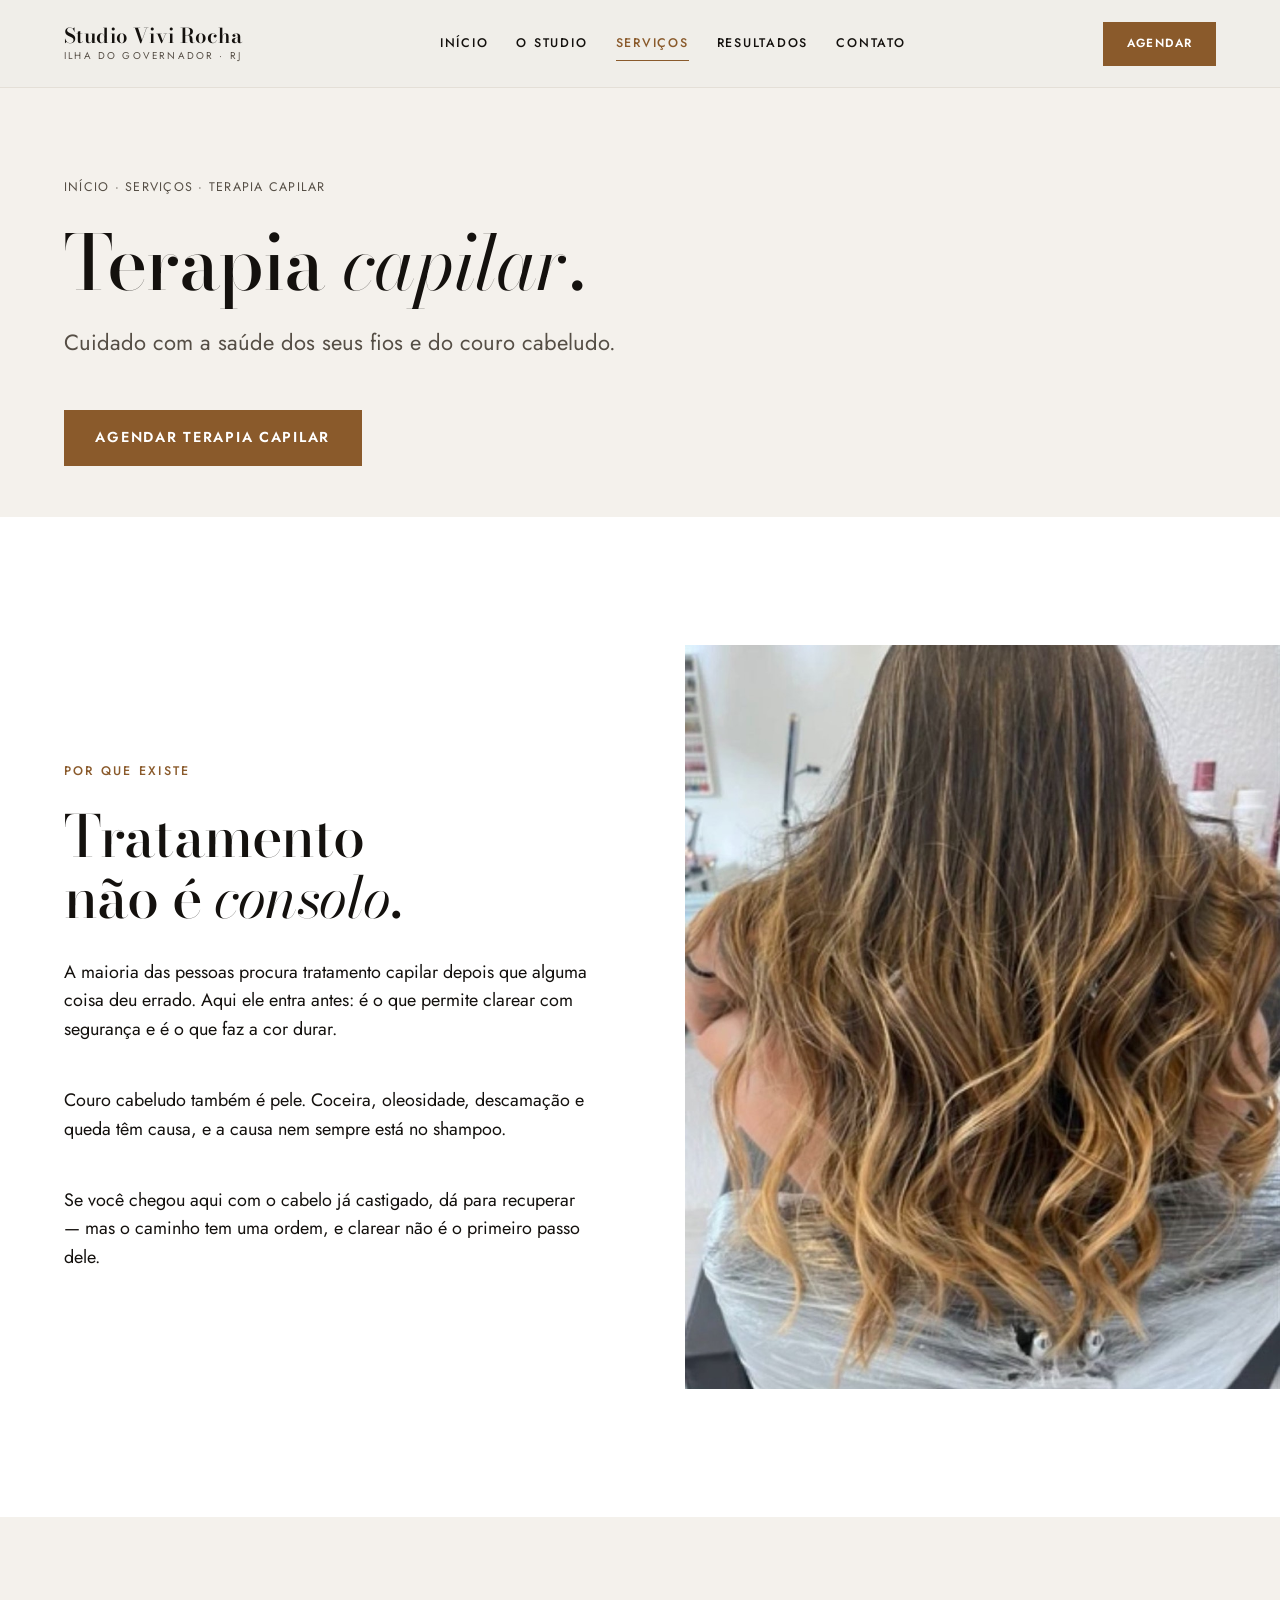
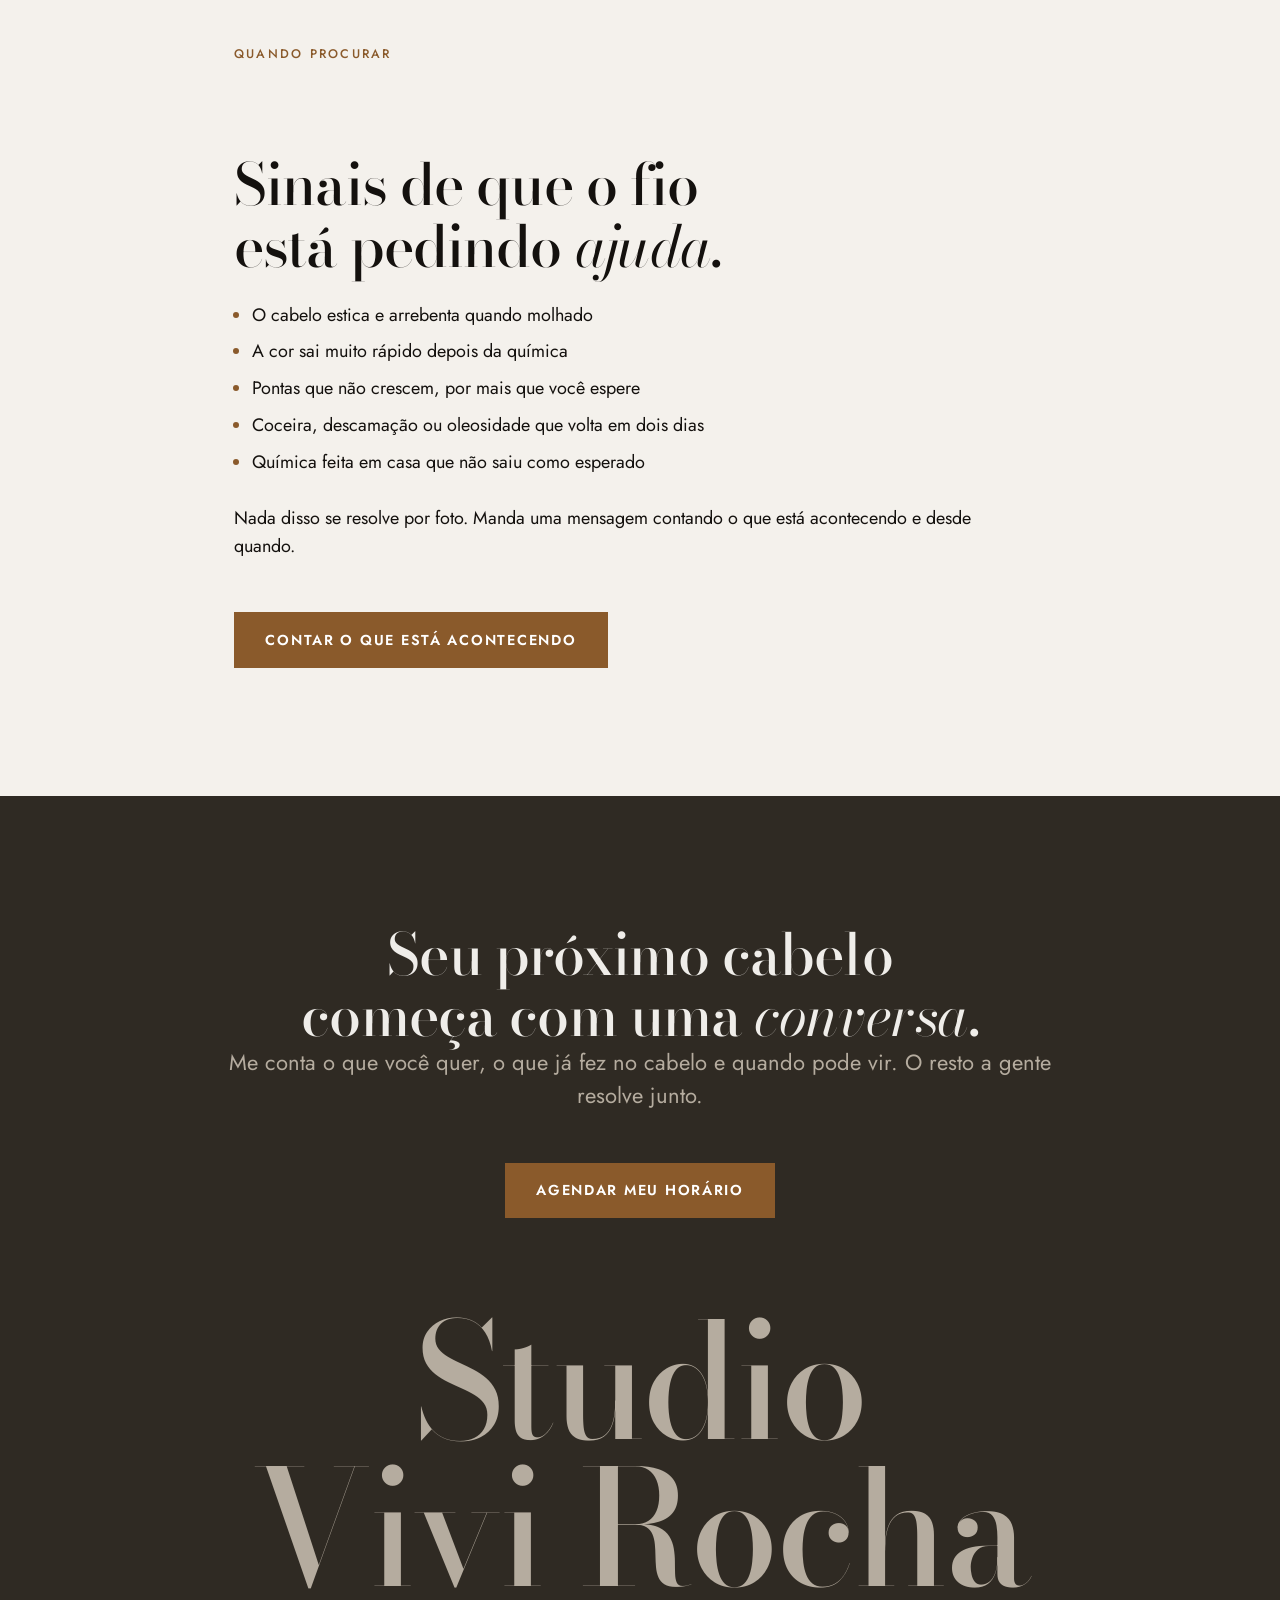
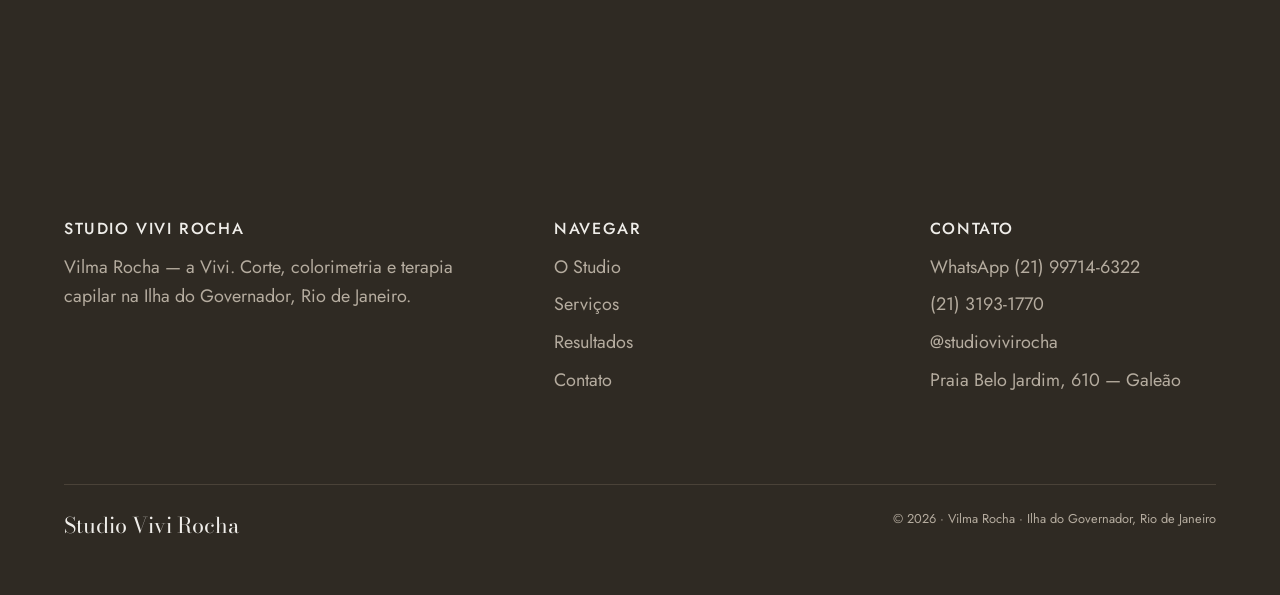
<file: servicos/terapia-capilar.html>
<!DOCTYPE html>
<html lang="pt-BR">
<head>
<meta charset="utf-8">
<meta name="viewport" content="width=device-width, initial-scale=1">
<meta name="robots" content="noindex, nofollow"><!-- PRÉVIA: remover quando o endereço for confirmado e o domínio final estiver de pé -->
<title>Terapia capilar na Ilha do Governador — Studio Vivi Rocha</title>
<meta name="description" content="Cuidado com a saúde dos fios e do couro cabeludo no Galeão, Ilha do Governador. O tratamento anda junto da cor, não depois do estrago.">
<link rel="canonical" href="https://studiovivirocha.com.br/servicos/terapia-capilar.html">
<meta property="og:type" content="website"><meta property="og:locale" content="pt_BR">
<meta property="og:site_name" content="Studio Vivi Rocha">
<meta property="og:title" content="Terapia capilar na Ilha do Governador — Studio Vivi Rocha"><meta property="og:description" content="Cuidado com a saúde dos fios e do couro cabeludo no Galeão, Ilha do Governador. O tratamento anda junto da cor, não depois do estrago.">
<meta property="og:url" content="https://studiovivirocha.com.br/servicos/terapia-capilar.html">
<meta property="og:image" content="https://studiovivirocha.com.br/assets/img/trabalhos/b.jpg">
<meta name="twitter:card" content="summary_large_image"><meta name="theme-color" content="#EFEDE9">
<link rel="preconnect" href="https://fonts.googleapis.com">
<link rel="preconnect" href="https://fonts.gstatic.com" crossorigin>
<link rel="stylesheet" href="../assets/css/style.css">
<script type="application/ld+json">
{"@context":"https://schema.org","@type":"Service","name":"Terapia capilar","serviceType":"Terapia capilar",
"provider":{"@type":"HairSalon","name":"Studio Vivi Rocha","telephone":"+5521997146322",
"address":{"@type":"PostalAddress","streetAddress":"Praia Belo Jardim, 610","addressLocality":"Galeão, Ilha do Governador","addressRegion":"RJ","postalCode":"21941-290","addressCountry":"BR"}},
"areaServed":{"@type":"Place","name":"Ilha do Governador, Rio de Janeiro"}}
</script>
</head>
<body>
<a class="pular-para-conteudo" href="#conteudo">Pular para o conteúdo</a>
<header class="cabecalho" id="cabecalho">
  <div class="cabecalho__interno">
    <a class="marca" href="../index.html">
      <span class="marca__nome">Studio Vivi Rocha</span>
      <span class="marca__local">Ilha do Governador · RJ</span>
    </a>
    <nav class="menu" aria-label="Principal">
      <a class="menu__link" href="../index.html">Início</a>
      <a class="menu__link" href="../sobre.html">O Studio</a>
      <a class="menu__link" href="../servicos.html" aria-current="page">Serviços</a>
      <a class="menu__link" href="../resultados.html">Resultados</a>
      <a class="menu__link" href="../contato.html">Contato</a>
    </nav>
    <a class="btn btn--primario cabecalho__cta" href="https://wa.me/5521997146322?text=Oi%2C%20Vivi!%20Vim%20pela%20p%C3%A1gina%20de%20Terapia%20Capilar%20e%20quero%20agendar." target="_blank" rel="noopener" data-agendar>Agendar</a>
    <button class="hamburguer" id="hamburguer" aria-expanded="false" aria-controls="painel" aria-label="Abrir menu">
      <span></span><span></span><span></span>
    </button>
  </div>
</header>
<div class="painel" id="painel" hidden>
  <nav class="painel__nav" aria-label="Menu">
    <a class="painel__link" href="../index.html">Início</a>
    <a class="painel__link" href="../sobre.html">O Studio</a>
    <a class="painel__link" href="../servicos.html" aria-current="page">Serviços</a>
    <a class="painel__link" href="../resultados.html">Resultados</a>
    <a class="painel__link" href="../contato.html">Contato</a>
  </nav>
  <div class="painel__rodape">
    <p class="painel__contato">Praia Belo Jardim, 610 — Galeão<br>Ilha do Governador, Rio de Janeiro</p>
    <a class="btn btn--primario" href="https://wa.me/5521997146322?text=Oi%2C%20Vivi!%20Vim%20pela%20p%C3%A1gina%20de%20Terapia%20Capilar%20e%20quero%20agendar." target="_blank" rel="noopener" data-agendar>Agendar pelo WhatsApp</a>
  </div>
</div>
<main id="conteudo">
  <section class="topo-pagina">
    <div class="container">
      <p class="migalha"><a href="../index.html">Início</a> · <a href="../servicos.html">Serviços</a> · Terapia capilar</p>
      <h1>Terapia <em>capilar</em>.</h1>
      <p class="lead">Cuidado com a saúde dos seus fios e do couro cabeludo.</p>
      <div class="acoes" style="margin-top:var(--space-md)">
        <a class="btn btn--primario" href="https://wa.me/5521997146322?text=Oi%2C%20Vivi!%20Vim%20pela%20p%C3%A1gina%20de%20Terapia%20Capilar%20e%20quero%20agendar." target="_blank" rel="noopener" data-agendar>Agendar terapia capilar</a>
      </div>
    </div>
  </section>

  <section class="secao">
    <div class="container">
      <div class="editorial editorial--imagem-dir">
        <div class="editorial__midia rv">
          <div class="moldura"><img src="../assets/img/trabalhos/c.jpg" alt="Fios saudáveis com brilho natural após terapia capilar" width="1036" height="1400" decoding="async"></div>
        </div>
        <div class="editorial__texto rv rv-d1">
          <p class="eyebrow">Por que existe</p>
          <h2>Tratamento não é <em>consolo</em>.</h2>
          <p>A maioria das pessoas procura tratamento capilar depois que alguma coisa deu errado. Aqui ele entra antes: é o que permite clarear com segurança e é o que faz a cor durar.</p>
          <p>Couro cabeludo também é pele. Coceira, oleosidade, descamação e queda têm causa, e a causa nem sempre está no shampoo.</p>
          <p>Se você chegou aqui com o cabelo já castigado, dá para recuperar — mas o caminho tem uma ordem, e clarear não é o primeiro passo dele.</p>
        </div>
      </div>
    </div>
  </section>

  <section class="secao secao--alt">
    <div class="container container--estreito">
      <div class="prosa rv">
        <p class="eyebrow">Quando procurar</p>
        <h2>Sinais de que o fio está pedindo <em>ajuda</em>.</h2>
        <ul>
          <li>O cabelo estica e arrebenta quando molhado</li>
          <li>A cor sai muito rápido depois da química</li>
          <li>Pontas que não crescem, por mais que você espere</li>
          <li>Coceira, descamação ou oleosidade que volta em dois dias</li>
          <li>Química feita em casa que não saiu como esperado</li>
        </ul>
        <p>Nada disso se resolve por foto. Manda uma mensagem contando o que está acontecendo e desde quando.</p>
        <div class="acoes" style="margin-top:var(--space-md)">
          <a class="btn btn--primario" href="https://wa.me/5521997146322?text=Oi%2C%20Vivi!%20Vim%20pela%20p%C3%A1gina%20de%20Terapia%20Capilar%20e%20quero%20agendar." target="_blank" rel="noopener" data-agendar>Contar o que está acontecendo</a>
        </div>
      </div>
    </div>
  </section>
  <section class="secao secao--dark fechamento">
    <div class="container">
      <h2 class="rv">Seu próximo cabelo começa com uma <em>conversa</em>.</h2>
      <p class="lead rv rv-d1" style="margin-inline:auto">Me conta o que você quer, o que já fez no cabelo e quando pode vir. O resto a gente resolve junto.</p>
      <div class="acoes rv rv-d2" style="margin-top:var(--space-md)">
        <a class="btn btn--primario" href="https://wa.me/5521997146322?text=Oi%2C%20Vivi!%20Vim%20pela%20p%C3%A1gina%20de%20Terapia%20Capilar%20e%20quero%20agendar." target="_blank" rel="noopener" data-agendar>Agendar meu horário</a>
      </div>
      <p class="wordmark rv rv-d3">Studio Vivi Rocha</p>
    </div>
  </section>
</main>
<footer class="rodape">
  <div class="container">
    <div class="rodape__grade">
      <div>
        <h3>Studio Vivi Rocha</h3>
        <p>Vilma Rocha — a Vivi. Corte, colorimetria e terapia capilar na Ilha do Governador, Rio de Janeiro.</p>
      </div>
      <div>
        <h3>Navegar</h3>
        <ul>
          <li><a href="../sobre.html">O Studio</a></li>
          <li><a href="../servicos.html">Serviços</a></li>
          <li><a href="../resultados.html">Resultados</a></li>
          <li><a href="../contato.html">Contato</a></li>
        </ul>
      </div>
      <div>
        <h3>Contato</h3>
        <ul>
          <li><a href="https://wa.me/5521997146322" target="_blank" rel="noopener">WhatsApp (21) 99714-6322</a></li>
          <li><a href="tel:+552131931770">(21) 3193-1770</a></li>
          <li><a href="https://www.instagram.com/studiovivirocha/" target="_blank" rel="noopener">@studiovivirocha</a></li>
          <li>Praia Belo Jardim, 610 — Galeão</li>
        </ul>
      </div>
    </div>
    <div class="rodape__base">
      <span class="rodape__marca">Studio Vivi Rocha</span>
      <span>© <span data-ano>2026</span> · Vilma Rocha · Ilha do Governador, Rio de Janeiro</span>
    </div>
  </div>
</footer>
<div class="barra-acao" id="barra-acao">
  <div class="barra-acao__texto">
    <span class="barra-acao__titulo">Studio Vivi Rocha</span>
    <span class="barra-acao__linha">Hora marcada · Galeão</span>
  </div>
  <a class="btn btn--primario" href="https://wa.me/5521997146322?text=Oi%2C%20Vivi!%20Vim%20pela%20p%C3%A1gina%20de%20Terapia%20Capilar%20e%20quero%20agendar." target="_blank" rel="noopener" data-agendar>Agendar</a>
</div>
<script src="../assets/js/main.js" defer></script>
</body>
</html>
</file>
<file: assets/css/style.css>
/* ==========================================================================
   STUDIO VIVI ROCHA — sistema visual
   Vilma "Vivi" Rocha · Ilha do Governador, Rio de Janeiro
   Blueprint: _ai/projects/studio-vivi-rocha/blueprint.md
   Um arquivo, cinco seções. (Desvio do blueprint: cinco arquivos = cinco
   requisições bloqueantes no celular, que é de onde vem o tráfego dela.)
   1. TOKENS  2. BASE  3. LAYOUT  4. COMPONENTES  5. SEÇÕES
   ========================================================================== */

@import url('https://fonts.googleapis.com/css2?family=Bodoni+Moda:ital,opsz,wght@0,6..96,400..700;1,6..96,400..600&family=Jost:ital,wght@0,300..600;1,400&display=swap');

/* ==========================================================================
   1. TOKENS
   Paleta medida do site atual dela (#E6E5E1 fundo / #564E43 superfície).
   Acento tirado do que ela produz: o mel do cabelo iluminado. Uma cor de ação.
   ========================================================================== */
:root {
  /* cor */
  --bg:           #EFEDE9;
  --surface:      #FFFFFF;
  --surface-alt:  #E3DED4;
  --surface-dark: #2F2A23;
  --border:       #DCD7CE;
  --border-dark:  #4A4238;

  --text:         #221E19;
  --text-muted:   #6A6058;
  --text-on-dark: #EFEDE9;
  --muted-on-dark:#B5AC9F;

  --accent:       #8A5A2B;
  --accent-hover: #6F4720;
  --accent-soft:  #D9C4A8;

  /* tipografia */
  --font-display: 'Bodoni Moda', 'Playfair Display', Georgia, serif;
  --font-body:    'Jost', 'Inter', system-ui, -apple-system, 'Segoe UI', sans-serif;

  --fs-hero:    clamp(2.75rem, 7.5vw, 6.5rem);
  --fs-section: clamp(2rem, 4.5vw, 4rem);
  --fs-sub:     clamp(1.25rem, 2vw, 1.75rem);
  --fs-body:    clamp(1rem, 0.4vw + 0.95rem, 1.125rem);
  --fs-lead:    clamp(1.0625rem, 1vw + 0.85rem, 1.375rem);
  --fs-label:   0.78rem;
  --fs-numeral: clamp(3rem, 6vw, 5.5rem);

  /* espaço — grade de 8px, respiro generoso */
  --space-xs: clamp(0.5rem, 1vw, 0.75rem);
  --space-sm: clamp(1rem, 2vw, 1.5rem);
  --space-md: clamp(2rem, 4vw, 3.5rem);
  --space-lg: clamp(4rem, 7vw, 7rem);
  --space-xl: clamp(6rem, 10vw, 11rem);

  --container:      1320px;
  --container-text: 68ch;
  --gutter:         clamp(1.25rem, 5vw, 4rem);

  /* forma e movimento */
  --radius:      10px;
  --radius-pill: 999px;
  --ease:        cubic-bezier(0.22, 1, 0.36, 1);
  --dur:         .6s;
  --dur-slow:    1.2s;

  --shadow-rest: 0 1px 2px rgba(34,30,25,.04);
  --shadow-up:   0 18px 48px -24px rgba(34,30,25,.28);

  --header-h: 72px;
}
@media (min-width: 900px) { :root { --header-h: 88px; } }

/* ==========================================================================
   2. BASE
   ========================================================================== */
*, *::before, *::after { box-sizing: border-box; }
html { -webkit-text-size-adjust: 100%; scroll-behavior: smooth; }
@media (prefers-reduced-motion: reduce) { html { scroll-behavior: auto; } }

body {
  margin: 0;
  background: var(--bg);
  color: var(--text);
  font-family: var(--font-body);
  font-size: var(--fs-body);
  font-weight: 400;
  line-height: 1.6;
  -webkit-font-smoothing: antialiased;
  overflow-x: hidden;
}

h1, h2, h3, .display {
  font-family: var(--font-display);
  font-weight: 500;
  line-height: 1.06;
  letter-spacing: -0.015em;
  margin: 0;
  text-wrap: balance;
}
h1 { font-size: var(--fs-hero); }
h2 { font-size: var(--fs-section); }
h3 { font-size: var(--fs-sub); line-height: 1.15; }

/* o recurso de assinatura: UMA palavra em itálico serifado por título */
em, .em { font-style: italic; font-weight: 400; }

p { margin: 0 0 1em; max-width: var(--container-text); }
p:last-child { margin-bottom: 0; }

a { color: var(--accent); text-decoration: none; }
a:hover { color: var(--accent-hover); }

img { max-width: 100%; height: auto; display: block; }

:focus-visible {
  outline: 2px solid var(--accent);
  outline-offset: 3px;
  border-radius: 3px;
}

.pular-para-conteudo {
  position: absolute; left: -9999px; top: 0; z-index: 200;
  background: var(--surface-dark); color: var(--text-on-dark);
  padding: .75rem 1.25rem; border-radius: 0 0 var(--radius) 0;
}
.pular-para-conteudo:focus { left: 0; color: var(--text-on-dark); }

.sr {
  position: absolute; width: 1px; height: 1px; padding: 0; margin: -1px;
  overflow: hidden; clip: rect(0 0 0 0); white-space: nowrap; border: 0;
}

/* ==========================================================================
   3. LAYOUT
   ========================================================================== */
.container {
  width: 100%;
  max-width: var(--container);
  margin-inline: auto;
  padding-inline: var(--gutter);
}
.container--estreito { max-width: 940px; }

/* respiro vertical: piso 96px desktop / 64px mobile (padrão da casa) */
.secao { padding-block: var(--space-xl); position: relative; }
@media (max-width: 640px) { .secao { padding-block: max(64px, var(--space-lg)); } }

/* seção se separa por TROCA DE FUNDO, nunca por linha divisória */
.secao--alt   { background: var(--surface-alt); }
.secao--dark  { background: var(--surface-dark); color: var(--text-on-dark); }
.secao--dark h1, .secao--dark h2, .secao--dark h3 { color: var(--text-on-dark); }
.secao--dark p { color: var(--muted-on-dark); }

.cabeca-secao {
  display: grid;
  gap: var(--space-sm);
  margin-bottom: var(--space-lg);
}
/* "ver tudo" fica na ALTURA DO TÍTULO, não no fim do bloco */
@media (min-width: 860px) {
  .cabeca-secao--com-acao {
    grid-template-columns: 1fr auto;
    align-items: end;
    column-gap: var(--space-md);
  }
  .cabeca-secao--com-acao .cabeca-secao__acao { grid-column: 2; grid-row: 1 / span 2; align-self: end; }
}

.eyebrow {
  font-size: var(--fs-label);
  font-weight: 500;
  letter-spacing: .18em;
  text-transform: uppercase;
  color: var(--accent);
  margin: 0;
}
.secao--dark .eyebrow { color: var(--accent-soft); }

.lead { font-size: var(--fs-lead); color: var(--text-muted); line-height: 1.5; }
.secao--dark .lead { color: var(--muted-on-dark); }

/* ==========================================================================
   4. COMPONENTES
   ========================================================================== */

/* --- botões ------------------------------------------------------------- */
.btn {
  display: inline-flex; align-items: center; justify-content: center; gap: .6rem;
  min-height: 52px; padding: .95rem 1.9rem;
  font-family: var(--font-body); font-size: .9rem; font-weight: 500;
  letter-spacing: .1em; text-transform: uppercase;
  border: 1px solid transparent; border-radius: var(--radius-pill);
  cursor: pointer; text-align: center;
  transition: transform var(--dur) var(--ease), background var(--dur) var(--ease),
              color var(--dur) var(--ease), border-color var(--dur) var(--ease);
}
.btn:hover { transform: translateY(-3px); }
.btn:active { transform: translateY(-1px); }

.btn--primario { background: var(--accent); color: #FFF; }
.btn--primario:hover { background: var(--accent-hover); color: #FFF; }

.btn--secundario { background: transparent; color: var(--text); border-color: var(--border); }
.btn--secundario:hover { border-color: var(--text); color: var(--text); }

.btn--claro { background: transparent; color: var(--text-on-dark); border-color: var(--border-dark); }
.btn--claro:hover { border-color: var(--text-on-dark); color: var(--text-on-dark); }

.btn--sobre-foto { background: rgba(255,255,255,.94); color: var(--text); }
.btn--sobre-foto:hover { background: #FFF; color: var(--text); }

.acoes { display: flex; flex-wrap: wrap; gap: var(--space-sm); }

/* link com seta */
.link-seta {
  display: inline-flex; align-items: center; gap: .5rem;
  font-size: .9rem; font-weight: 500; letter-spacing: .08em; text-transform: uppercase;
  border-bottom: 1px solid currentColor; padding-bottom: 3px;
}
.link-seta svg { transition: transform var(--dur) var(--ease); }
.link-seta:hover svg { transform: translateX(5px); }

/* --- chip --------------------------------------------------------------- */
.chip {
  display: inline-block; padding: .4rem 1rem;
  font-size: var(--fs-label); font-weight: 500;
  letter-spacing: .14em; text-transform: uppercase;
  border-radius: var(--radius-pill);
  background: rgba(255,255,255,.9); color: var(--text);
}

/* --- header ------------------------------------------------------------- */
/* Nenhum elemento antes do header: bloco antes de um header fixo ocupa o
   mesmo y=0 e some por baixo dele. Qualquer faixa vive DENTRO do header.   */
.cabecalho {
  position: fixed; inset: 0 0 auto 0; z-index: 100;
  height: var(--header-h);
  display: flex; align-items: center;
  background: transparent;
  border-bottom: 1px solid transparent;
  transition: background var(--dur) var(--ease), border-color var(--dur) var(--ease),
              backdrop-filter var(--dur) var(--ease);
}
.cabecalho__interno {
  width: 100%; max-width: var(--container); margin-inline: auto;
  padding-inline: var(--gutter);
  display: flex; align-items: center; justify-content: space-between; gap: var(--space-sm);
}
.cabecalho.solido,
body:not(.tem-hero) .cabecalho {
  background: rgba(239,237,233,.88);
  backdrop-filter: blur(14px);
  -webkit-backdrop-filter: blur(14px);
  border-bottom-color: var(--border);
}

.marca { display: flex; flex-direction: column; line-height: 1; text-decoration: none; }
.marca__nome {
  font-family: var(--font-display); font-weight: 600;
  font-size: clamp(1.05rem, 1.6vw, 1.35rem); letter-spacing: .02em;
  color: var(--text);
}
.marca__local {
  font-size: .62rem; font-weight: 400; letter-spacing: .22em;
  text-transform: uppercase; color: var(--text-muted); margin-top: 5px;
}
/* sobre o hero, a marca é clara até o header solidificar */
body.tem-hero .cabecalho:not(.solido) .marca__nome { color: #FFF; }
body.tem-hero .cabecalho:not(.solido) .marca__local { color: rgba(255,255,255,.8); }
body.tem-hero .cabecalho:not(.solido) .menu__link { color: #FFF; }
body.tem-hero .cabecalho:not(.solido) .hamburguer span { background: #FFF; }

.menu { display: none; }
@media (min-width: 1000px) {
  .menu { display: flex; align-items: center; gap: clamp(1.25rem, 2.2vw, 2.25rem); }
}
.menu__link {
  font-size: .78rem; font-weight: 500; letter-spacing: .14em;
  text-transform: uppercase; color: var(--text);
  padding-block: .5rem; position: relative;
  transition: color var(--dur) var(--ease);
}
.menu__link::after {
  content: ''; position: absolute; left: 0; bottom: 0; height: 1px; width: 0;
  background: var(--accent); transition: width var(--dur) var(--ease);
}
.menu__link:hover::after, .menu__link[aria-current="page"]::after { width: 100%; }
.menu__link[aria-current="page"] { color: var(--accent); }

.cabecalho .btn { min-height: 44px; padding: .7rem 1.4rem; font-size: .74rem; }
.cabecalho__cta { display: none; }
@media (min-width: 1000px) { .cabecalho__cta { display: inline-flex; } }

/* hamburguer */
.hamburguer {
  display: inline-flex; flex-direction: column; justify-content: center; gap: 5px;
  width: 44px; height: 44px; padding: 0 10px;
  background: none; border: 0; cursor: pointer;
}
@media (min-width: 1000px) { .hamburguer { display: none; } }
.hamburguer span {
  display: block; height: 1.5px; background: var(--text);
  transition: transform var(--dur) var(--ease), opacity var(--dur) var(--ease), background var(--dur) var(--ease);
}
.hamburguer[aria-expanded="true"] span:nth-child(1) { transform: translateY(6.5px) rotate(45deg); }
.hamburguer[aria-expanded="true"] span:nth-child(2) { opacity: 0; }
.hamburguer[aria-expanded="true"] span:nth-child(3) { transform: translateY(-6.5px) rotate(-45deg); }

/* painel mobile */
.painel {
  position: fixed; inset: 0; z-index: 99;
  background: var(--bg);
  padding: calc(var(--header-h) + var(--space-md)) var(--gutter) var(--space-lg);
  display: flex; flex-direction: column; gap: var(--space-md);
  transform: translateX(100%);
  transition: transform .55s var(--ease);
  overflow-y: auto;
}
.painel.aberto { transform: translateX(0); }
@media (min-width: 1000px) { .painel { display: none; } }
.painel__nav { display: flex; flex-direction: column; }
.painel__link {
  font-family: var(--font-display); font-size: clamp(1.9rem, 8vw, 2.75rem);
  color: var(--text); padding-block: .55rem;
  border-bottom: 1px solid var(--border);
}
.painel__link[aria-current="page"] { color: var(--accent); font-style: italic; }
.painel__rodape { margin-top: auto; display: grid; gap: var(--space-sm); }
.painel__contato { font-size: .95rem; color: var(--text-muted); }

/* --- barra de ação mobile ---------------------------------------------- */
/* O briefing pediu botão flutuante de WhatsApp. O padrão da casa proíbe o
   círculo verde #25D366 no canto. Aqui a função é entregue como barra de
   ação no fluxo, na cor do site.                                           */
.barra-acao {
  position: fixed; inset: auto 0 0 0; z-index: 90;
  background: rgba(47,42,35,.97);
  backdrop-filter: blur(12px); -webkit-backdrop-filter: blur(12px);
  border-top: 1px solid var(--border-dark);
  padding: .6rem var(--gutter) calc(.6rem + env(safe-area-inset-bottom));
  display: grid; grid-template-columns: 1fr auto; align-items: center; gap: var(--space-sm);
  transform: translateY(110%);
  transition: transform .5s var(--ease);
}
.barra-acao.visivel { transform: translateY(0); }
@media (min-width: 1000px) { .barra-acao { display: none; } }
.barra-acao__texto { display: grid; gap: 2px; min-width: 0; }
.barra-acao__titulo {
  font-family: var(--font-display); font-size: 1.05rem; color: var(--text-on-dark);
  white-space: nowrap; overflow: hidden; text-overflow: ellipsis;
}
.barra-acao__linha { font-size: .72rem; letter-spacing: .1em; text-transform: uppercase; color: var(--muted-on-dark); }
.barra-acao .btn { min-height: 46px; padding: .7rem 1.35rem; font-size: .74rem; white-space: nowrap; }
/* o conteúdo não pode ficar debaixo da barra */
@media (max-width: 999px) { body { padding-bottom: 76px; } }

/* --- imagem com reveal e scale ----------------------------------------- */
.moldura {
  position: relative; overflow: hidden;
  border-radius: var(--radius); background: var(--surface-alt);
}
.moldura img {
  width: 100%; height: 100%; object-fit: cover;
  transition: transform var(--dur-slow) var(--ease);
}
.moldura--clicavel:hover img,
a:hover > .moldura img { transform: scale(1.05); }

.ratio-retrato  { aspect-ratio: 4 / 5; }
.ratio-paisagem { aspect-ratio: 3 / 2; }
.ratio-quadrado { aspect-ratio: 1 / 1; }
.ratio-alto     { aspect-ratio: 3 / 4; }

/* --- reveal ------------------------------------------------------------- */
/* CRÍTICO: a regra só existe sob html.js-reveal, classe que o JS adiciona.
   Sem JS — ou dentro do webview do Instagram, que é de onde vem o tráfego
   dela — nada fica invisível. Já custou 13 páginas em branco nesta casa.  */
.js-reveal .rv {
  opacity: 0;
  transform: translateY(24px);
  transition: opacity .9s var(--ease), transform .9s var(--ease);
}
.js-reveal .rv.dentro { opacity: 1; transform: none; }
.js-reveal .rv-d1 { transition-delay: .09s; }
.js-reveal .rv-d2 { transition-delay: .18s; }
.js-reveal .rv-d3 { transition-delay: .27s; }

@media (prefers-reduced-motion: reduce) {
  .js-reveal .rv { opacity: 1 !important; transform: none !important; transition: none !important; }
  .moldura img, .btn, .link-seta svg { transition: none !important; }
  .btn:hover { transform: none; }
}

/* ==========================================================================
   5. SEÇÕES
   ========================================================================== */

/* --- hero de sangria total --------------------------------------------- */
/* svh, não vh: a barra do navegador móvel muda o vh e corta o CTA. */
.hero {
  position: relative;
  min-height: 100svh;
  display: flex; align-items: flex-end;
  padding-block: calc(var(--header-h) + var(--space-md)) var(--space-lg);
  overflow: hidden;
}
.hero__fundo { position: absolute; inset: 0; z-index: 0; }
.hero__fundo img {
  width: 100%; height: 100%; object-fit: cover;
  object-position: center 22%;
}
@media (max-width: 640px) { .hero__fundo img { object-position: 62% 18%; } }
.hero__veu {
  position: absolute; inset: 0; z-index: 1;
  background:
    linear-gradient(to top, rgba(23,20,16,.93) 0%, rgba(23,20,16,.78) 30%, rgba(23,20,16,.46) 58%, rgba(23,20,16,.30) 80%, rgba(23,20,16,.62) 100%);
}
.hero__conteudo { position: relative; z-index: 2; color: #FFF; width: 100%; }
.hero h1 { color: #FFF; max-width: 16ch; margin-block: var(--space-sm) var(--space-md); }
.hero .eyebrow { color: var(--accent-soft); }
.hero__sub {
  color: rgba(255,255,255,.92); font-size: var(--fs-lead);
  max-width: 54ch; margin-bottom: var(--space-md); line-height: 1.55;
}
.hero .acoes { margin-bottom: var(--space-sm); }

/* card de dado sobre a foto — bloco aprovado (estateo tela 2) */
.cartao-dado {
  position: absolute; right: var(--gutter); bottom: var(--space-lg);
  z-index: 2;
  background: rgba(239,237,233,.95);
  backdrop-filter: blur(10px); -webkit-backdrop-filter: blur(10px);
  border-radius: var(--radius);
  padding: 1.4rem 1.8rem; text-align: center;
  box-shadow: var(--shadow-up);
}
.cartao-dado__n {
  font-family: var(--font-display); font-size: clamp(2.2rem, 3.4vw, 3.2rem);
  font-weight: 600; line-height: 1; color: var(--text);
}
.cartao-dado__r {
  font-size: .68rem; letter-spacing: .18em; text-transform: uppercase;
  color: var(--text-muted); margin-top: .45rem;
}
@media (max-width: 900px) { .cartao-dado { display: none; } }

/* --- faixa de contexto -------------------------------------------------- */
.faixa {
  background: var(--surface-alt);
  padding-block: var(--space-sm);
  font-size: .82rem; letter-spacing: .1em; text-transform: uppercase;
  color: var(--text-muted);
}
.faixa__interno { display: flex; flex-wrap: wrap; gap: .5rem var(--space-sm); align-items: center; }
.faixa strong { color: var(--text); font-weight: 500; }

/* --- método: três passos de TAMANHOS DIFERENTES ------------------------- */
/* nada de 3×N — o ritmo quebra de propósito */
.metodo { display: grid; gap: var(--space-md); }
@media (min-width: 900px) {
  .metodo {
    grid-template-columns: repeat(12, 1fr);
    gap: var(--space-md) var(--space-md);
    align-items: start;
  }
  .metodo__passo:nth-child(1) { grid-column: 1 / span 7; }
  .metodo__passo:nth-child(2) { grid-column: 8 / span 5; margin-top: var(--space-lg); }
  .metodo__passo:nth-child(3) { grid-column: 3 / span 6; }
}
.metodo__passo { padding-top: var(--space-sm); border-top: 1px solid var(--border-dark); }
.metodo__n {
  font-family: var(--font-display); font-size: var(--fs-numeral);
  font-weight: 500; line-height: 1; color: var(--accent-soft);
  display: block; margin-bottom: var(--space-sm);
}
.metodo__passo h3 { margin-bottom: .75rem; }

/* --- mosaico assimétrico de serviços ------------------------------------ */
.mosaico { display: grid; gap: var(--space-sm); }
@media (min-width: 860px) {
  .mosaico { grid-template-columns: repeat(12, 1fr); gap: var(--space-md); }
  .mosaico__item:nth-child(1) { grid-column: 1 / span 7; grid-row: span 2; }
  .mosaico__item:nth-child(1) .moldura { aspect-ratio: 4 / 5; }
  .mosaico__item:nth-child(2) { grid-column: 8 / span 5; }
  .mosaico__item:nth-child(3) { grid-column: 8 / span 5; }
}
.cartao {
  display: block; position: relative; overflow: hidden;
  border-radius: var(--radius); color: #FFF; height: 100%;
}
.cartao .moldura { border-radius: var(--radius); height: 100%; }
.cartao .moldura::after {
  content: ''; position: absolute; inset: 0;
  background: linear-gradient(to top, rgba(23,20,16,.82) 0%, rgba(23,20,16,.28) 46%, rgba(23,20,16,0) 78%);
}
/* rótulo DENTRO da imagem — o card inteiro é clicável */
.cartao__texto {
  position: absolute; inset: auto 0 0 0; z-index: 2;
  padding: var(--space-sm) var(--space-sm) calc(var(--space-sm) + 4px);
  display: grid; gap: .4rem;
}
.cartao__n {
  font-family: var(--font-display); font-size: .95rem;
  color: var(--accent-soft); letter-spacing: .1em;
}
.cartao__titulo { font-family: var(--font-display); font-size: clamp(1.5rem, 2.6vw, 2.25rem); color: #FFF; line-height: 1.1; }
.cartao__desc { color: rgba(255,255,255,.86); font-size: .95rem; max-width: 44ch; line-height: 1.45; }
.cartao__cta {
  font-size: .74rem; letter-spacing: .14em; text-transform: uppercase;
  color: #FFF; display: inline-flex; align-items: center; gap: .45rem; margin-top: .3rem;
}
.cartao:hover .cartao__cta { color: var(--accent-soft); }

/* --- editorial: imagem sangrando de um lado, texto do outro ------------- */
.editorial { display: grid; gap: var(--space-md); align-items: center; }
@media (min-width: 900px) {
  .editorial { grid-template-columns: minmax(0,1fr) minmax(0,1fr); gap: var(--space-lg); }
  .editorial--imagem-esq .editorial__midia { margin-left: calc(-1 * var(--gutter)); }
  .editorial--imagem-dir .editorial__midia { order: 2; margin-right: calc(-1 * var(--gutter)); }
}
.editorial__texto { display: grid; gap: var(--space-sm); align-content: start; }
.editorial__texto h2 { margin-bottom: .35rem; }
.editorial__midia .moldura { aspect-ratio: 4 / 5; }

/* --- parede de cursos: proporções mistas, tratamento uniforme ----------- */
.parede {
  display: grid; gap: var(--space-xs);
  grid-template-columns: repeat(2, 1fr);
}
@media (min-width: 700px)  { .parede { grid-template-columns: repeat(3, 1fr); gap: var(--space-sm); } }
@media (min-width: 1050px) { .parede { grid-template-columns: repeat(4, 1fr); } }
.parede figure { margin: 0; }
.parede .moldura {
  border: 1px solid var(--border);
  background: var(--surface);
}
/* a foto torta de evento é a credencial, não o defeito — só coesão, sem apagar */
.parede .moldura img { filter: saturate(.88) contrast(1.02); }
.parede figure:nth-child(3n+1) .moldura { aspect-ratio: 4 / 5; }
.parede figure:nth-child(3n+2) .moldura { aspect-ratio: 1 / 1; }
.parede figure:nth-child(3n+3) .moldura { aspect-ratio: 3 / 4; }
.parede figcaption { font-size: .74rem; color: var(--text-muted); margin-top: .5rem; line-height: 1.4; }

.selos {
  display: flex; flex-wrap: wrap; gap: .5rem var(--space-sm);
  margin-top: var(--space-md);
  font-size: .76rem; letter-spacing: .14em; text-transform: uppercase; color: var(--text-muted);
}
.selos span::before { content: '·'; margin-right: var(--space-sm); color: var(--accent); }
.selos span:first-child::before { content: none; margin: 0; }

/* --- antes e depois ----------------------------------------------------- */
.antes-depois {
  position: relative; overflow: hidden;
  border-radius: var(--radius);
  aspect-ratio: 4 / 3; max-width: 940px;
  background: var(--surface-alt);
  touch-action: pan-y;
  cursor: ew-resize;
  user-select: none; -webkit-user-select: none;
}
@media (max-width: 640px) { .antes-depois { aspect-ratio: 4 / 5; } }
.antes-depois img { position: absolute; inset: 0; width: 100%; height: 100%; object-fit: cover; }
.antes-depois__depois { clip-path: inset(0 0 0 var(--corte, 50%)); }
.antes-depois__alca {
  position: absolute; top: 0; bottom: 0; left: var(--corte, 50%);
  width: 2px; background: var(--bg); transform: translateX(-1px); z-index: 3;
  pointer-events: none;
}
.antes-depois__alca::after {
  content: ''; position: absolute; top: 50%; left: 50%;
  width: 46px; height: 46px; transform: translate(-50%,-50%);
  border-radius: 50%; background: var(--bg); box-shadow: var(--shadow-up);
  background-image:
    linear-gradient(90deg, transparent 44%, var(--accent) 44%, var(--accent) 47%, transparent 47%,
                            transparent 53%, var(--accent) 53%, var(--accent) 56%, transparent 56%);
}
.antes-depois__rotulo { position: absolute; bottom: var(--space-sm); z-index: 4; }
.antes-depois__rotulo--a { left: var(--space-sm); }
.antes-depois__rotulo--d { right: var(--space-sm); }
.antes-depois__input {
  position: absolute; inset: 0; width: 100%; height: 100%;
  opacity: 0; cursor: ew-resize; margin: 0; z-index: 5;
}
.antes-depois__input:focus-visible ~ .antes-depois__alca::after { outline: 3px solid var(--accent); outline-offset: 3px; }

/* --- galeria em proporções mistas --------------------------------------- */
.galeria {
  display: grid; gap: var(--space-sm);
  grid-template-columns: repeat(2, 1fr);
  grid-auto-flow: dense;
}
@media (min-width: 760px)  { .galeria { grid-template-columns: repeat(3, 1fr); } }
@media (min-width: 1100px) { .galeria { grid-template-columns: repeat(4, 1fr); } }
.galeria figure { margin: 0; }
.galeria .moldura { aspect-ratio: 4 / 5; }
.galeria figure:nth-child(6n+1) .moldura { aspect-ratio: 3 / 4; }
.galeria figure:nth-child(6n+4) .moldura { aspect-ratio: 1 / 1; }
@media (min-width: 760px) {
  .galeria figure:nth-child(6n+1) { grid-row: span 2; }
  .galeria figure:nth-child(6n+1) .moldura { aspect-ratio: 3 / 5; }
}
.galeria figcaption { font-size: .78rem; color: var(--text-muted); margin-top: .45rem; }

/* --- depoimentos: cards grandes, texto integral ------------------------- */
/* sem aspas gigantes, sem foto redonda, sem carrossel — os três proibidos */
.depoimentos { display: grid; gap: var(--space-md); }
@media (min-width: 900px) { .depoimentos { grid-template-columns: repeat(3, 1fr); } }
.depoimento {
  background: var(--surface);
  border: 1px solid var(--border);
  border-radius: var(--radius);
  padding: var(--space-md);
  display: flex; flex-direction: column; gap: var(--space-sm);
  box-shadow: var(--shadow-rest);
}
.depoimento__texto {
  font-family: var(--font-display); font-size: clamp(1.1rem, 1.5vw, 1.3rem);
  line-height: 1.45; color: var(--text); margin: 0;
}
.depoimento__autor {
  margin-top: auto; padding-top: var(--space-sm); border-top: 1px solid var(--border);
  font-size: .76rem; letter-spacing: .16em; text-transform: uppercase; color: var(--text-muted);
}

/* --- banner de objeção -------------------------------------------------- */
.objecao {
  position: relative; overflow: hidden; border-radius: var(--radius);
  display: grid; align-items: center; min-height: 340px;
  padding: var(--space-lg) var(--space-md);
  color: #FFF;
}
.objecao__fundo { position: absolute; inset: 0; z-index: 0; }
.objecao__fundo img { width: 100%; height: 100%; object-fit: cover; }
.objecao::after {
  content: ''; position: absolute; inset: 0; z-index: 1;
  background: linear-gradient(100deg, rgba(23,20,16,.9) 0%, rgba(23,20,16,.66) 52%, rgba(23,20,16,.3) 100%);
}
.objecao__conteudo { position: relative; z-index: 2; display: grid; gap: var(--space-sm); max-width: 56ch; }
.objecao h2 { color: #FFF; }
.objecao p { color: rgba(255,255,255,.88); }

/* --- contato ------------------------------------------------------------ */
.contato { display: grid; gap: var(--space-lg); }
@media (min-width: 920px) { .contato { grid-template-columns: 1fr 1fr; gap: var(--space-lg); align-items: start; } }
.contato__blocos { display: grid; gap: var(--space-md); }
.contato__bloco { display: grid; gap: .4rem; }
.contato__rot { font-size: .72rem; letter-spacing: .18em; text-transform: uppercase; color: var(--accent); }
.contato__val { font-family: var(--font-display); font-size: clamp(1.15rem, 2vw, 1.6rem); line-height: 1.3; color: var(--text); }
.contato__val a { color: var(--text); border-bottom: 1px solid var(--border); }
.contato__val a:hover { color: var(--accent); border-color: var(--accent); }
.contato__obs { font-size: .9rem; color: var(--text-muted); }

.horarios { width: 100%; border-collapse: collapse; }
.horarios th, .horarios td { text-align: left; padding: .7rem 0; border-bottom: 1px solid var(--border); font-weight: 400; }
.horarios th { font-size: .78rem; letter-spacing: .12em; text-transform: uppercase; color: var(--text-muted); }
.horarios td { font-family: var(--font-display); font-size: 1.05rem; }

.mapa { display: block; border-radius: var(--radius); overflow: hidden; border: 1px solid var(--border); }
.mapa img { width: 100%; aspect-ratio: 4/3; object-fit: cover; }

/* --- fechamento de marca ------------------------------------------------ */
.fechamento { text-align: center; }
.fechamento .acoes { justify-content: center; }
.wordmark {
  font-family: var(--font-display); font-weight: 500;
  font-size: clamp(2rem, 12.5vw, 11rem); line-height: .92;
  letter-spacing: -.02em; color: var(--text-on-dark);
  margin-top: var(--space-lg); opacity: .96;
  text-wrap: balance;
}

/* --- rodapé ------------------------------------------------------------- */
.rodape { background: var(--surface-dark); color: var(--muted-on-dark); padding-block: var(--space-lg) var(--space-md); }
.rodape__grade { display: grid; gap: var(--space-md); }
@media (min-width: 780px) { .rodape__grade { grid-template-columns: 1.4fr 1fr 1fr; gap: var(--space-lg); } }
.rodape h3 { font-size: 1rem; color: var(--text-on-dark); margin-bottom: .9rem; font-family: var(--font-body); font-weight: 500; letter-spacing: .1em; text-transform: uppercase; }
.rodape a { color: var(--muted-on-dark); }
.rodape a:hover { color: var(--text-on-dark); }
.rodape ul { list-style: none; margin: 0; padding: 0; display: grid; gap: .55rem; }
.rodape__base {
  margin-top: var(--space-lg); padding-top: var(--space-sm);
  border-top: 1px solid var(--border-dark);
  display: flex; flex-wrap: wrap; gap: var(--space-sm); justify-content: space-between;
  font-size: .8rem;
}
.rodape__marca { font-family: var(--font-display); font-size: 1.35rem; color: var(--text-on-dark); }

/* --- página interna: cabeçalho sólido ----------------------------------- */
.topo-pagina { padding-block: calc(var(--header-h) + var(--space-lg)) var(--space-md); background: var(--surface-alt); }
.migalha { font-size: .78rem; letter-spacing: .1em; text-transform: uppercase; color: var(--text-muted); margin-bottom: var(--space-sm); }
.migalha a { color: var(--text-muted); }
.migalha a:hover { color: var(--accent); }
.topo-pagina h1 { font-size: clamp(2.4rem, 6vw, 4.75rem); max-width: 18ch; }
.topo-pagina .lead { margin-top: var(--space-sm); }

/* --- prosa -------------------------------------------------------------- */
.prosa { max-width: var(--container-text); }
.prosa h2 { margin-top: var(--space-lg); margin-bottom: var(--space-sm); }
.prosa h3 { margin-top: var(--space-md); margin-bottom: .6rem; }
.prosa ul { padding-left: 1.15rem; display: grid; gap: .5rem; margin: 0 0 1.5em; }
.prosa li::marker { color: var(--accent); }

/* --- lista de passos numerada (páginas de serviço) ---------------------- */
.passos { display: grid; gap: var(--space-md); counter-reset: p; }
@media (min-width: 800px) { .passos { grid-template-columns: repeat(2, 1fr); gap: var(--space-lg) var(--space-md); } }
.passo { display: grid; gap: .6rem; counter-increment: p; }
.passo::before {
  content: counter(p, decimal-leading-zero);
  font-family: var(--font-display); font-size: 2.2rem; line-height: 1;
  color: var(--accent); font-weight: 500;
}

/* ==========================================================================
   6. TEXTURA
   Única imagem gerada por IA no projeto: macro de linho cru, usada como
   grão sobre as seções claras. Não representa nada — é superfície.
   Duas outras gerações foram descartadas por saírem fora da paleta.
   ========================================================================== */
.secao--alt { position: relative; isolation: isolate; }
.secao--alt::before {
  content: '';
  position: absolute; inset: 0; z-index: -1;
  background-image: url('../img/ia/linho.jpg');
  background-size: 620px auto;
  background-repeat: repeat;
  opacity: .34;
  mix-blend-mode: multiply;
  pointer-events: none;
}
@media (prefers-reduced-motion: reduce) { .secao--alt::before { opacity: .28; } }

/* ==========================================================================
   7. AJUSTES DE ACERVO
   O acervo em alta resolução tem três fotos de trabalho distintas. Em vez de
   repetir a mesma foto para simular uma grade cheia, a galeria mostra três
   imagens grandes e manda o resto para o Instagram, que é onde de fato está.
   ========================================================================== */
.galeria--tres { grid-template-columns: 1fr; gap: var(--space-md); }
@media (min-width: 780px) {
  .galeria--tres { grid-template-columns: repeat(3, 1fr); gap: var(--space-md); }
  .galeria--tres figure:nth-child(1) { margin-top: 0; }
  .galeria--tres figure:nth-child(2) { margin-top: var(--space-lg); }
  .galeria--tres figure:nth-child(3) { margin-top: calc(var(--space-lg) * 0.4); }
}
.galeria--tres .moldura { aspect-ratio: 3 / 4; }
.galeria--tres figure:nth-child(2) .moldura { aspect-ratio: 4 / 5; }
.galeria--tres figcaption {
  font-size: .78rem; letter-spacing: .12em; text-transform: uppercase;
  color: var(--text-muted); margin-top: .7rem;
}
.nota-galeria {
  margin-top: var(--space-md);
  max-width: 56ch; color: var(--text-muted); font-size: .95rem;
}

/* cartão de localização — substitui o mapa embutido (sem 300KB de terceiro,
   sem consentimento de cookie, e sem foto fingindo ser mapa) */
.cartao-local {
  display: grid; gap: var(--space-sm);
  padding: var(--space-md);
  background: var(--surface-dark); color: var(--text-on-dark);
  border-radius: var(--radius);
  transition: transform var(--dur) var(--ease);
}
.cartao-local:hover { transform: translateY(-3px); color: var(--text-on-dark); }
.cartao-local__rot {
  font-size: var(--fs-label); letter-spacing: .18em; text-transform: uppercase;
  color: var(--accent-soft);
}
.cartao-local__end {
  font-family: var(--font-display); font-size: clamp(1.3rem, 2.4vw, 1.9rem);
  line-height: 1.32;
}
.cartao-local__cta {
  display: inline-flex; align-items: center; gap: .5rem;
  font-size: .8rem; letter-spacing: .12em; text-transform: uppercase;
  color: var(--accent-soft); margin-top: var(--space-xs);
}
.cartao-local:hover .cartao-local__cta svg { transform: translateX(5px); }
.cartao-local__cta svg { transition: transform var(--dur) var(--ease); }

/* ==========================================================================
   8. RITMO DA HOME
   Estrutura tirada da anatomia medida do site de referência: boas-vindas
   centrada, título grande com tira de imagens, bloco de texto corrido, e
   cada serviço ocupando uma seção inteira com a imagem alternando de lado.
   Diferença deliberada: lá as cinco seções de serviço têm exatamente 992px
   e a mesma composição. Aqui cada uma tem altura e proporção próprias.
   ========================================================================== */

/* --- boas-vindas: texto centrado, respiro largo ------------------------- */
.boas-vindas { text-align: center; }
.boas-vindas .container { max-width: 900px; }
.boas-vindas h2 { margin-bottom: var(--space-md); }
.boas-vindas p { margin-inline: auto; }
.boas-vindas .acoes { justify-content: center; margin-top: var(--space-md); }

/* --- título grande + tira de imagens ------------------------------------ */
.manifesto { text-align: center; }
.manifesto h2 {
  font-size: clamp(2.4rem, 6.5vw, 5.5rem);
  max-width: 20ch; margin-inline: auto;
}
.tira {
  display: grid; gap: var(--space-sm);
  grid-template-columns: repeat(3, 1fr);
  margin-block: var(--space-lg);
}
@media (max-width: 700px) {
  .tira { grid-template-columns: 1fr; gap: var(--space-sm); }
  .tira figure:nth-child(3) { display: none; }
}
.tira figure { margin: 0; }
.tira .moldura { aspect-ratio: 3 / 4; }
.tira figure:nth-child(2) .moldura { aspect-ratio: 4 / 5; }
.manifesto .acoes { justify-content: center; }

/* --- bloco de texto corrido em duas colunas ----------------------------- */
.bloco-texto .container { max-width: 1040px; }
.bloco-texto__colunas { display: grid; gap: var(--space-md); }
@media (min-width: 820px) {
  .bloco-texto__colunas { grid-template-columns: repeat(2, 1fr); gap: var(--space-lg); }
}
.bloco-texto p { font-size: var(--fs-lead); line-height: 1.62; color: var(--text-muted); }

/* --- serviço em seção inteira, imagem alternando ------------------------ */
.servico { display: grid; gap: var(--space-md); align-items: center; }
@media (min-width: 900px) {
  .servico { grid-template-columns: minmax(0, 1fr) minmax(0, 1fr); gap: var(--space-lg); }
  /* a imagem sangra até a borda da tela, do lado em que estiver */
  .servico--esq .servico__midia { margin-left: calc(-1 * var(--gutter)); }
  .servico--dir .servico__midia { order: 2; margin-right: calc(-1 * var(--gutter)); }
}
.servico__midia .moldura { aspect-ratio: 4 / 5; }
/* alturas e proporções próprias — nada de cinco seções idênticas */
.servico--alta   .servico__midia .moldura { aspect-ratio: 3 / 4; }
.servico--baixa  .servico__midia .moldura { aspect-ratio: 1 / 1; }
.servico--larga  .servico__midia .moldura { aspect-ratio: 5 / 6; }

.servico__texto { display: grid; gap: var(--space-sm); align-content: center; }
.servico__n {
  font-family: var(--font-display); font-size: .95rem;
  letter-spacing: .16em; color: var(--accent);
}
.servico--sobre-escuro .servico__n { color: var(--accent-soft); }
.servico__texto h2 { margin-bottom: .2rem; }
.servico__texto p { color: var(--text-muted); }
.secao--dark .servico__texto p { color: var(--muted-on-dark); }
.servico__acao { margin-top: var(--space-xs); }

/* --- como funciona o agendamento (ocupa o lugar do quadro de horários) --- */
.agenda { display: grid; gap: var(--space-md); }
@media (min-width: 860px) { .agenda { grid-template-columns: repeat(3, 1fr); gap: var(--space-lg); } }
.agenda__item { display: grid; gap: .6rem; padding-top: var(--space-sm); border-top: 1px solid var(--border); }
.secao--dark .agenda__item { border-top-color: var(--border-dark); }
.agenda__n {
  font-family: var(--font-display); font-size: 2.4rem; line-height: 1;
  color: var(--accent);
}
.secao--dark .agenda__n { color: var(--accent-soft); }
.agenda__item h3 { font-size: 1.25rem; }

/* ==========================================================================
   9. SIMPLIFICAÇÃO — alinhamento com a referência
   O dono apontou: a referência comunica porque é simples e tem contraste.
   A versão anterior tinha véu escuro sobre a foto do hero, rótulo minúsculo
   em caixa alta antes de cada título, fundo bege lavado e textura por cima.
   Aqui: fundo branco, preto no texto, foto limpa, título grande e centrado.
   ========================================================================== */

:root {
  --bg:          #FFFFFF;
  --surface:     #FFFFFF;
  --surface-alt: #F4F1EC;
  --text:        #14110E;
  --text-muted:  #554E45;
  --border:      #E4DFD7;
}

/* a textura sai — era ruído sobre o conteúdo */
.secao--alt::before { display: none !important; }

/* cabeçalho sempre sólido e branco, como na referência */
.cabecalho,
body.tem-hero .cabecalho:not(.solido) {
  background: #FFFFFF;
  backdrop-filter: none; -webkit-backdrop-filter: none;
  border-bottom: 1px solid var(--border);
}
body.tem-hero .cabecalho:not(.solido) .marca__nome   { color: var(--text); }
body.tem-hero .cabecalho:not(.solido) .marca__local  { color: var(--text-muted); }
body.tem-hero .cabecalho:not(.solido) .menu__link    { color: var(--text); }
body.tem-hero .cabecalho:not(.solido) .hamburguer span { background: var(--text); }

/* HERO: só a foto. Sem véu, sem texto por cima, sem cartão flutuante.
   O texto entra logo abaixo, em branco, onde se lê de verdade. */
.hero--limpo {
  min-height: 0;
  height: clamp(380px, 72vh, 760px);
  margin-top: var(--header-h);
  padding: 0; display: block;
}
.hero--limpo .hero__veu,
.hero--limpo .hero__conteudo,
.hero--limpo .cartao-dado { display: none; }
.hero--limpo .hero__fundo { position: absolute; inset: 0; }
.hero--limpo .hero__fundo img { object-position: center 18%; }
@media (max-width: 640px) { .hero--limpo .hero__fundo img { object-position: 46% 16%; } }

/* títulos maiores, mais pesados e centrados nas seções de abertura */
.centro { text-align: center; }
.centro .container { max-width: 1000px; }
.centro h2 {
  font-weight: 600;
  font-size: clamp(2.2rem, 5.2vw, 4.4rem);
  letter-spacing: -0.02em;
  margin-bottom: var(--space-md);
}
.centro p {
  margin-inline: auto;
  font-size: clamp(1.05rem, 1vw + 0.85rem, 1.3rem);
  line-height: 1.7;
  color: var(--text-muted);
  max-width: 62ch;
}
.centro .acoes { justify-content: center; margin-top: var(--space-md); }

/* o rótulo minúsculo antes do título sai da home — era ruído */
.centro .eyebrow, .servico .eyebrow { display: none; }

/* serviço: rótulo simples em caixa alta, título grande, texto legível */
.servico__n {
  font-family: var(--font-body);
  font-size: .82rem; font-weight: 600;
  letter-spacing: .2em; text-transform: uppercase;
  color: var(--accent);
}
.servico__texto h2 {
  font-weight: 600;
  font-size: clamp(1.9rem, 3.6vw, 3.1rem);
  margin-bottom: var(--space-xs);
}
.servico__texto p { font-size: 1.05rem; line-height: 1.7; }

/* corpo de texto com mais contraste em todo o site */
.lead { color: var(--text-muted); }
.bloco-texto p { color: var(--text-muted); }

/* ==========================================================================
   10. BLOCO DE DESTAQUE — anatomia da segunda dobra da referência
   Painel de texto em fundo bege de um lado, foto sangrando até a borda da
   tela do outro, em altura cheia. Título pesado, três parágrafos, botão
   retangular de borda. Canto vivo no site inteiro.
   ========================================================================== */

:root { --radius: 0px; }

/* botões retangulares, como na referência — a pílula sai */
.btn {
  border-radius: 0;
  letter-spacing: .12em;
  font-weight: 600;
}
.btn--secundario,
.btn--claro {
  border-color: currentColor;
  border-width: 1.5px;
}
.btn--secundario:hover { background: var(--text); color: #FFF; border-color: var(--text); }
.chip { border-radius: 0; }
.moldura { border-radius: 0; }
.depoimento { border-radius: 0; }
.objecao, .cartao, .cartao-local, .antes-depois, .mapa { border-radius: 0; }

/* --- o bloco --- */
.destaque { display: grid; }
@media (min-width: 900px) {
  .destaque { grid-template-columns: 1fr 1fr; align-items: stretch; }
  .destaque--foto-dir .destaque__foto { order: 2; }
}
.destaque__painel {
  background: var(--surface-alt);
  padding: clamp(2.5rem, 5vw, 5.5rem) clamp(1.75rem, 4vw, 4.5rem);
  display: flex; flex-direction: column; justify-content: center;
  gap: var(--space-sm);
}
.destaque__painel h2 {
  font-family: var(--font-display);
  font-weight: 700;
  font-size: clamp(2rem, 3.8vw, 3.4rem);
  line-height: 1.04;
  letter-spacing: -0.02em;
  margin-bottom: var(--space-xs);
}
.destaque__painel p {
  font-size: 1.05rem; line-height: 1.72; color: var(--text-muted);
  max-width: 46ch; margin-bottom: 0;
}
.destaque__painel .acoes { margin-top: var(--space-md); }
.destaque__foto { position: relative; min-height: 380px; }
.destaque__foto img {
  position: absolute; inset: 0;
  width: 100%; height: 100%; object-fit: cover;
}
@media (max-width: 899px) {
  .destaque__foto { min-height: 420px; order: -1; }
}

/* a seção que segura o bloco vai de borda a borda, sem container */
.secao--sangria { padding-block: 0; }
.secao--sangria > .destaque { max-width: none; }

/* serviço: mesmo tratamento — painel de texto + foto sangrando */
.servico { gap: 0; }
@media (min-width: 900px) {
  .servico { grid-template-columns: 1fr 1fr; align-items: stretch; }
  .servico--esq .servico__midia,
  .servico--dir .servico__midia { margin: 0; }
  .servico--dir .servico__midia { order: 2; }
}
.servico__midia { position: relative; min-height: 380px; }
.servico__midia .moldura {
  position: absolute; inset: 0; aspect-ratio: auto !important; height: 100%;
}
.servico__texto {
  background: var(--surface-alt);
  padding: clamp(2.5rem, 5vw, 5.5rem) clamp(1.75rem, 4vw, 4.5rem);
  gap: var(--space-sm);
}
.servico--esq .servico__texto,
.servico--dir .servico__texto { background: var(--surface-alt); }
/* alterna o fundo do painel para o ritmo não ficar chapado */
.servico--claro .servico__texto { background: #FFFFFF; border: 1px solid var(--border); }
@media (max-width: 899px) { .servico__midia { min-height: 420px; order: -1; } }

/* o H1 da home vive na seção de boas-vindas, não sobre a foto do hero */
.centro h1 {
  font-weight: 600;
  font-size: clamp(2.2rem, 5.2vw, 4.4rem);
  letter-spacing: -0.02em;
  margin-bottom: var(--space-md);
}
</file>
